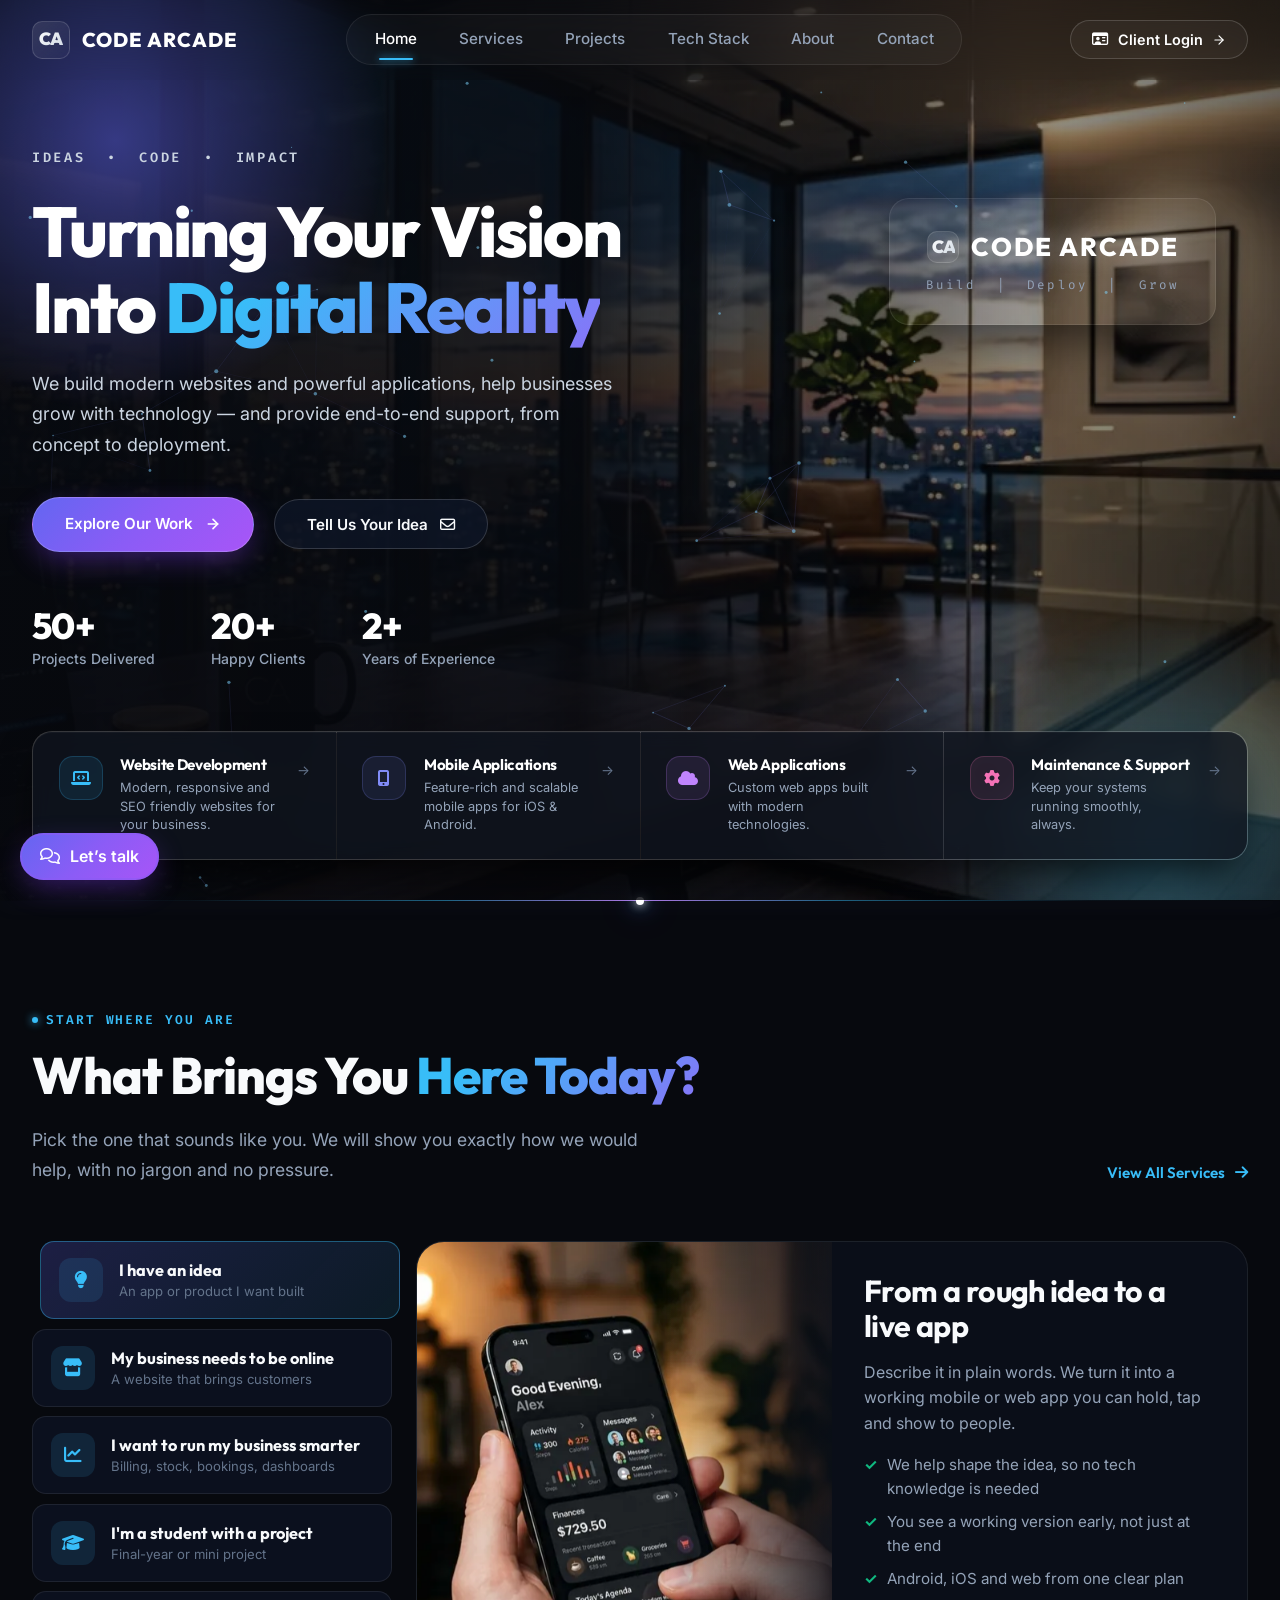
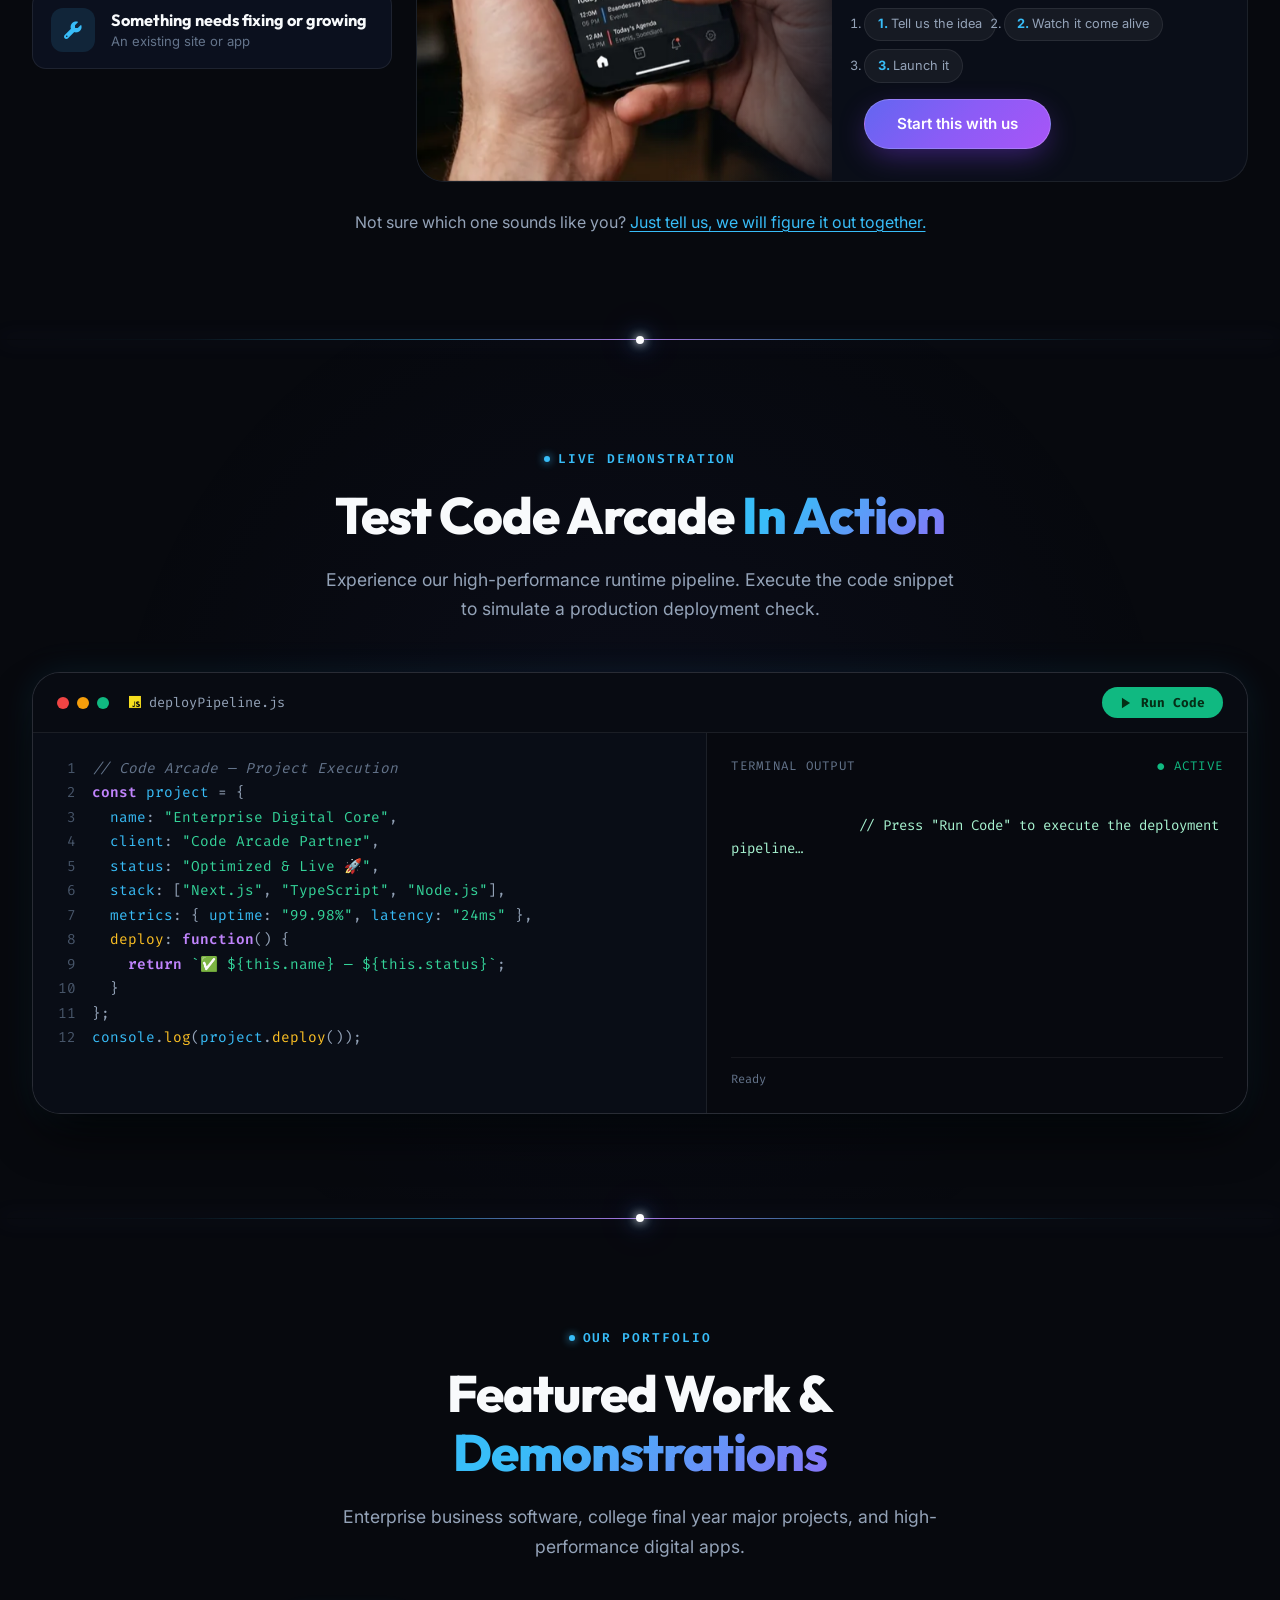
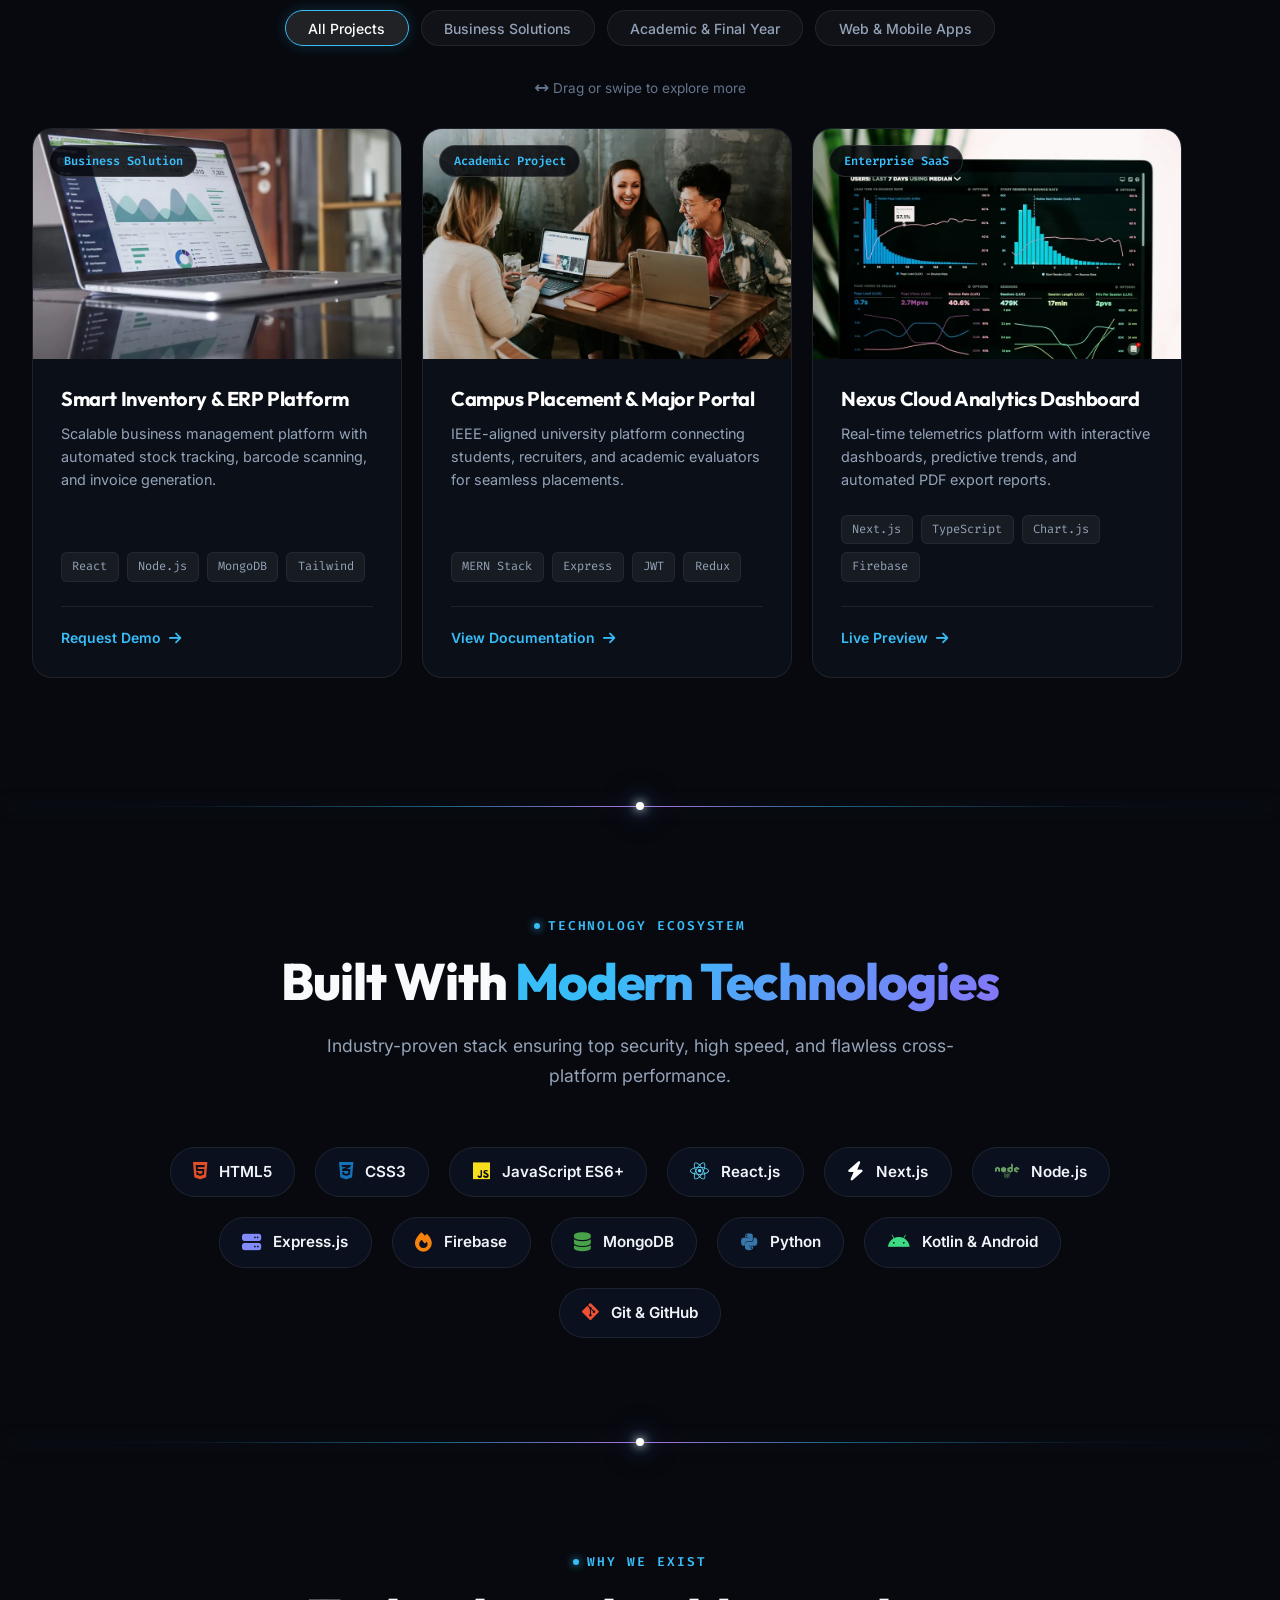
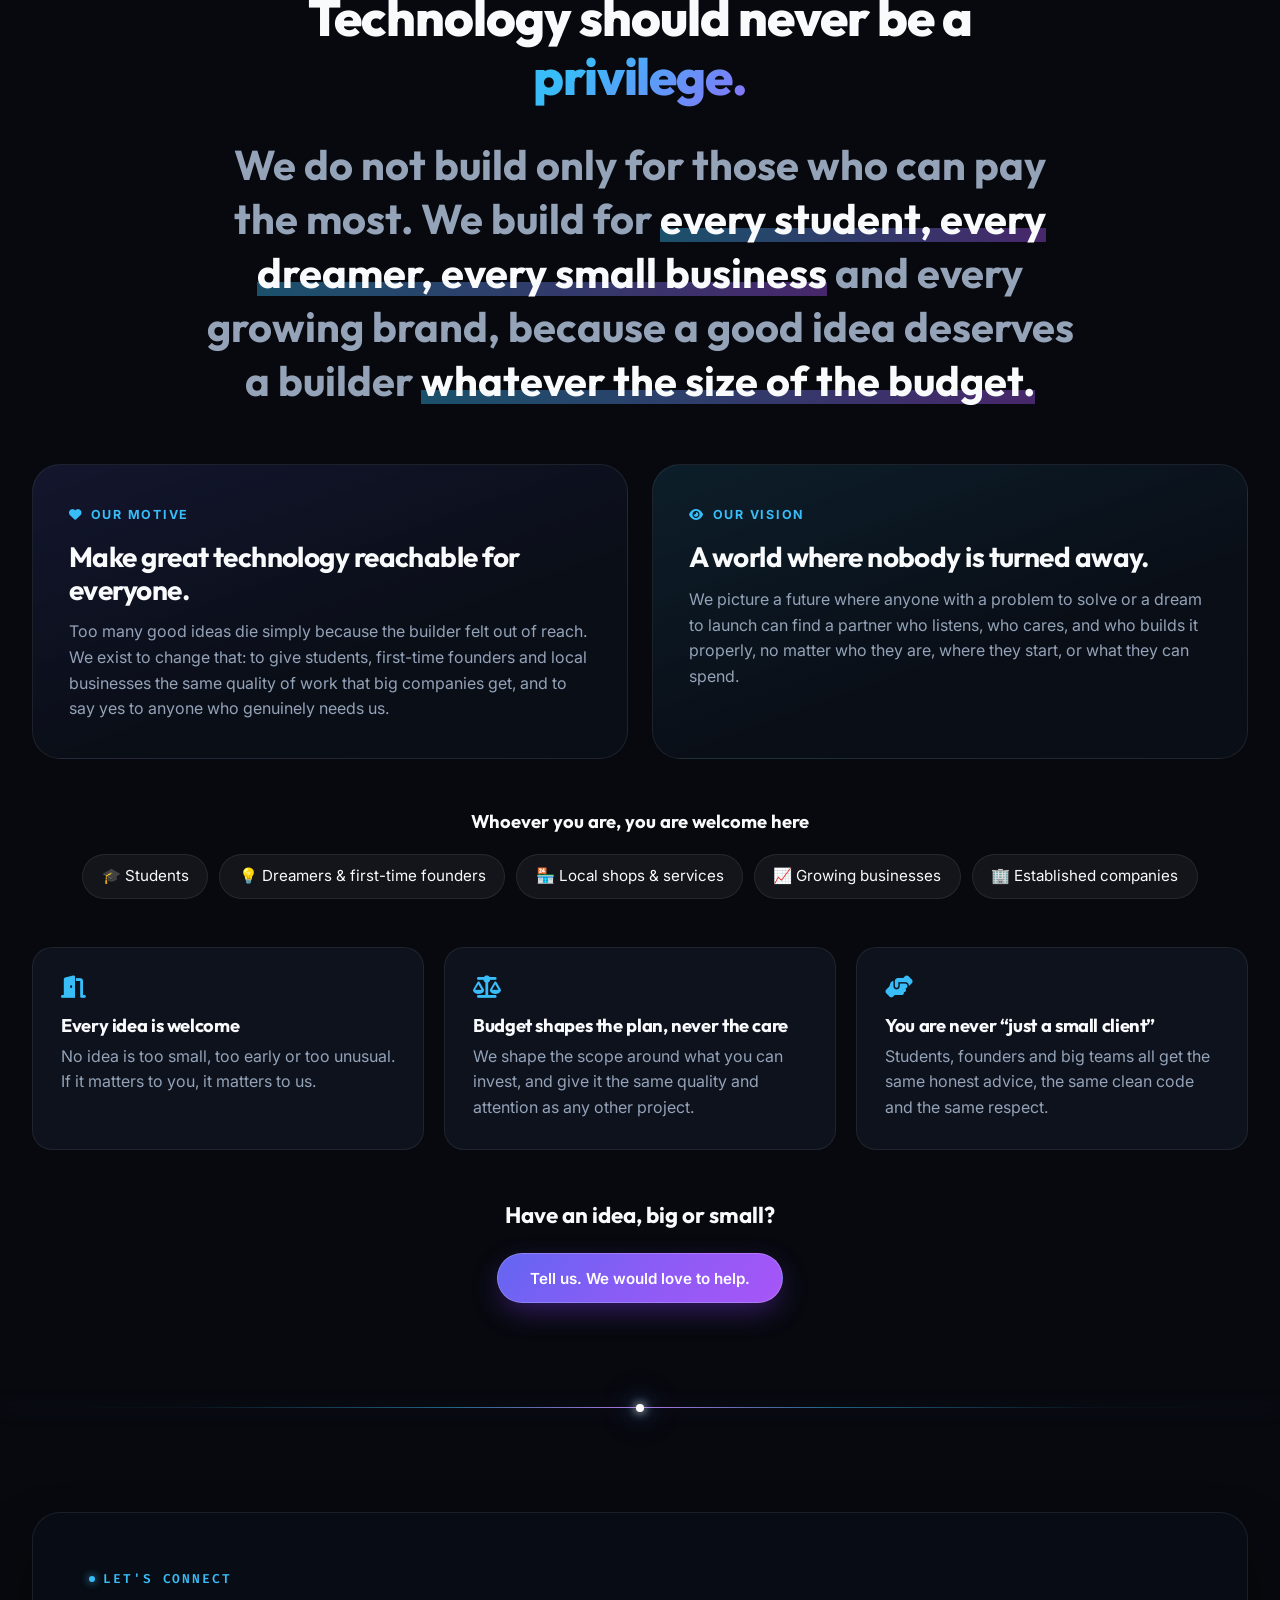
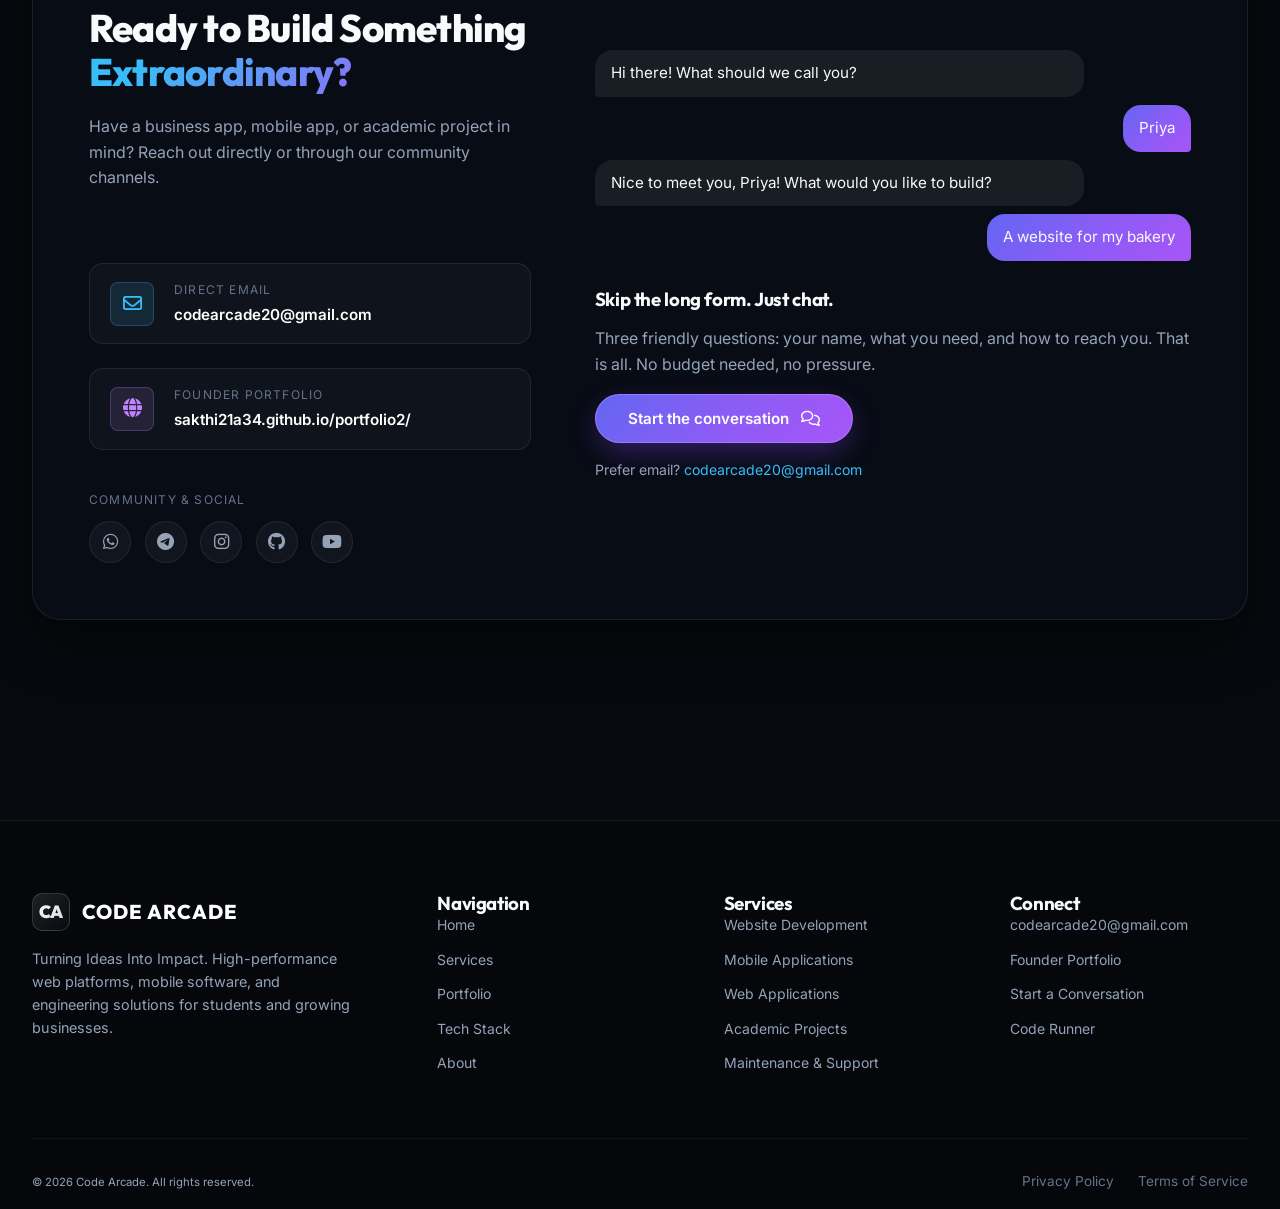
<file: index.html>
<!DOCTYPE html>
<html lang="en" dir="ltr">
<head>
  <meta charset="UTF-8" />
  <meta name="viewport" content="width=device-width, initial-scale=1.0" />

  <!-- ─── Primary SEO ─── -->
  <title>Code Arcade — Turning Your Vision Into Digital Reality</title>
  <meta name="description" content="Code Arcade builds modern websites, high-performance web applications, mobile apps, and academic engineering projects from concept to deployment. 50+ projects delivered." />
  <meta name="keywords" content="Code Arcade, Web Development, Mobile Applications, React, Node.js, Next.js, Firebase, Academic Projects, Tamil Nadu, Student Projects, Business Software" />
  <meta name="author" content="Code Arcade" />
  <meta name="robots" content="index, follow, max-image-preview:large, max-snippet:-1, max-video-preview:-1" />
  <link rel="canonical" href="https://codearcade20.vercel.app/" />

  <!-- ─── Open Graph / Facebook ─── -->
  <meta property="og:type" content="website" />
  <meta property="og:url" content="https://codearcade20.vercel.app/" />
  <meta property="og:title" content="Code Arcade — Turning Your Vision Into Digital Reality" />
  <meta property="og:description" content="We build modern websites, powerful applications, and academic engineering projects. 50+ projects delivered. Ideas • Code • Impact." />
  <meta property="og:image" content="https://codearcade20.vercel.app/assets/images/og-image.jpg" />
  <meta property="og:image:width" content="1200" />
  <meta property="og:image:height" content="630" />
  <meta property="og:image:alt" content="Code Arcade - Turning Your Vision Into Digital Reality" />
  <meta property="og:locale" content="en_IN" />
  <meta property="og:site_name" content="Code Arcade" />

  <!-- ─── Twitter Card ─── -->
  <meta name="twitter:card" content="summary_large_image" />
  <meta name="twitter:url" content="https://codearcade20.vercel.app/" />
  <meta name="twitter:title" content="Code Arcade — Turning Your Vision Into Digital Reality" />
  <meta name="twitter:description" content="We build modern websites, powerful applications, and academic projects. 50+ delivered. Contact: codearcade20@gmail.com" />
  <meta name="twitter:image" content="https://codearcade20.vercel.app/assets/images/og-image.jpg" />

  <!-- ─── PWA / Theme ─── -->
  <meta name="theme-color" content="#07090e" />
  <meta name="color-scheme" content="dark" />
  <meta name="format-detection" content="telephone=no" />
  <meta name="mobile-web-app-capable" content="yes" />
  <meta name="apple-mobile-web-app-capable" content="yes" />
  <meta name="apple-mobile-web-app-status-bar-style" content="black-translucent" />
  <meta name="apple-mobile-web-app-title" content="Code Arcade" />
  <link rel="manifest" href="manifest.json" />

  <!-- ─── Favicon (inline SVG → works everywhere without extra files) ─── -->
  <link rel="icon" type="image/svg+xml" href="data:image/svg+xml,<svg xmlns='http://www.w3.org/2000/svg' viewBox='0 0 100 100'><rect width='100' height='100' rx='20' fill='%2307090e'/><text x='50%' y='65%' font-family='sans-serif' font-weight='900' font-size='48' fill='%2338bdf8' text-anchor='middle'>CA</text></svg>" />
  <link rel="icon" type="image/png" sizes="32x32" href="assets/icons/favicon-32.png" />
  <link rel="apple-touch-icon" href="assets/icons/apple-touch-icon.png" />

  <!-- ─── JSON-LD Structured Data ─── -->
  <script type="application/ld+json">
  {
    "@context": "https://schema.org",
    "@graph": [
      {
        "@type": "Organization",
        "@id": "https://codearcade20.vercel.app/#org",
        "name": "Code Arcade",
        "url": "https://codearcade20.vercel.app/",
        "logo": {
          "@type": "ImageObject",
          "url": "https://codearcade20.vercel.app/assets/icons/icon-512.png"
        },
        "description": "Code Arcade builds modern websites, mobile applications, web applications, and academic engineering projects.",
        "email": "codearcade20@gmail.com",
        "sameAs": [
          "https://github.com/codearcade20",
          "https://instagram.com/codearcade",
          "https://youtube.com/@codearcade"
        ]
      },
      {
        "@type": "WebSite",
        "@id": "https://codearcade20.vercel.app/#website",
        "url": "https://codearcade20.vercel.app/",
        "name": "Code Arcade",
        "description": "Turning Your Vision Into Digital Reality",
        "publisher": { "@id": "https://codearcade20.vercel.app/#org" }
      },
      {
        "@type": "WebPage",
        "@id": "https://codearcade20.vercel.app/#webpage",
        "url": "https://codearcade20.vercel.app/",
        "name": "Code Arcade — Turning Your Vision Into Digital Reality",
        "isPartOf": { "@id": "https://codearcade20.vercel.app/#website" },
        "about": { "@id": "https://codearcade20.vercel.app/#org" },
        "description": "50+ projects delivered. Modern websites, mobile apps, and business applications."
      }
    ]
  }
  </script>

  <script src="js/boot.js"></script>

  <!-- ─── Resource Hints ─── -->
  <link rel="preload" as="image" href="assets/images/hero-bg.webp" type="image/webp" fetchpriority="high" />
  <link rel="dns-prefetch" href="//fonts.googleapis.com" />
  <link rel="dns-prefetch" href="//cdnjs.cloudflare.com" />
  <link rel="preconnect" href="https://fonts.googleapis.com" />
  <link rel="preconnect" href="https://fonts.gstatic.com" crossorigin />

  <!-- ─── Google Fonts (display=swap for zero render-block) ─── -->
  <link href="https://fonts.googleapis.com/css2?family=Fira+Code:wght@400;500;600&family=Inter:wght@300;400;500;600;700&family=Outfit:wght@400;500;600;700;800;900&display=swap" rel="stylesheet" />

  <!-- ─── FontAwesome 6 ─── -->
  <link rel="stylesheet" href="https://cdnjs.cloudflare.com/ajax/libs/font-awesome/6.5.1/css/all.min.css" integrity="sha512-DTOQO9RWCH3ppGqcWaEA1BIZOC6xxalwEsw9c2QQeAIftl+Vegovlnee1c9QX4TctnWMn13TZye+giMm8e2LwA==" crossorigin="anonymous" referrerpolicy="no-referrer" />

  <!-- ─── Stylesheets ─── -->
  <link rel="stylesheet" href="css/style.css" />
  <link rel="stylesheet" href="css/components.css" />
  <link rel="stylesheet" href="css/responsive.css" />
  <link rel="stylesheet" href="css/animations.css" />
  <link rel="stylesheet" href="css/experience.css" />
</head>

<body>
  <noscript><p style="padding:.75rem 1rem;text-align:center;background:#111726;color:#94a3b8;font-size:.85rem;">Some animations and forms need JavaScript. You can still reach us at codearcade20@gmail.com.</p></noscript>
  <!-- ══════════════════════════════════════════
       SKIP TO MAIN CONTENT (Accessibility)
  ══════════════════════════════════════════ -->
  <a class="skip-link" href="#main-content">Skip to main content</a>

  <!-- ══════════════════════════════════════════
       PRELOADER
  ══════════════════════════════════════════ -->
  <div id="preloader" role="progressbar" aria-label="Loading Code Arcade" aria-busy="true">
    <div class="preloader-logo" aria-hidden="true">
      <div class="brand-emblem" style="width:40px;height:40px;">
        <span>CA</span>
      </div>
      <span>CODE ARCADE</span>
    </div>
    <div class="preloader-bar-container" aria-hidden="true">
      <div class="preloader-bar"></div>
    </div>
  </div>

  <!-- ══════════════════════════════════════════
       SCROLL PROGRESS INDICATOR
  ══════════════════════════════════════════ -->
  <div class="scroll-progress-container" aria-hidden="true">
    <div class="scroll-progress-bar" id="scroll-progress-bar" role="none"></div>
  </div>

  <!-- ══════════════════════════════════════════
       AMBIENT GLOW (decorative, hidden from a11y tree)
  ══════════════════════════════════════════ -->
  <div class="ambient-glow-follower" id="ambient-glow-follower" aria-hidden="true"></div>

  <!-- ══════════════════════════════════════════
       NAVBAR
  ══════════════════════════════════════════ -->
  <header class="navbar" id="navbar" role="banner">
    <div class="container nav-container">

      <a href="#home" class="brand-logo" aria-label="Code Arcade — Return to homepage">
        <div class="brand-emblem" aria-hidden="true"><span>CA</span></div>
        <span>CODE ARCADE</span>
      </a>

      <nav class="nav-links" id="nav-links" aria-label="Primary navigation">
        <a href="#home" class="nav-link active" aria-current="true">Home</a>
        <a href="#services" class="nav-link" aria-current="false">Services</a>
        <a href="#projects" class="nav-link" aria-current="false">Projects</a>
        <a href="#tech" class="nav-link" aria-current="false">Tech Stack</a>
        <a href="#about" class="nav-link" aria-current="false">About</a>
        <a href="#contact" class="nav-link" aria-current="false">Contact</a>
      </nav>

      <div class="nav-actions">
        <button class="btn-login" id="btn-client-login" aria-label="Client login"
                aria-haspopup="dialog" aria-controls="login-modal">
          <i class="fa-regular fa-id-card" aria-hidden="true"></i>
          <span>Client Login</span>
          <svg class="arrow" width="14" height="14" viewBox="0 0 24 24" fill="none"
               stroke="currentColor" stroke-width="2" stroke-linecap="round"
               stroke-linejoin="round" aria-hidden="true">
            <line x1="5" y1="12" x2="19" y2="12"></line>
            <polyline points="12 5 19 12 12 19"></polyline>
          </svg>
        </button>

        <button class="mobile-toggle" id="mobile-toggle"
                aria-label="Open navigation menu"
                aria-expanded="false"
                aria-controls="nav-links">
          <i class="fa-solid fa-bars" aria-hidden="true"></i>
        </button>
      </div>
    </div>
  </header>

  <!-- ══════════════════════════════════════════
       MAIN CONTENT
  ══════════════════════════════════════════ -->
  <main id="main-content" tabindex="-1">

    <!-- ═══════════ HERO ═══════════ -->
    <section class="hero-section" id="home" aria-labelledby="hero-heading">
      <div class="hero-bg" aria-hidden="true"></div>
      <div class="hero-overlay" aria-hidden="true"></div>

      <!-- Glass Partition Brand (decorative) -->
      <div class="hero-glass-brand" aria-hidden="true">
        <div class="brand-logo-glow">
          <div class="brand-emblem" style="width:32px;height:32px;font-size:.9rem;">
            <span>CA</span>
          </div>
          <span>CODE ARCADE</span>
        </div>
        <div class="brand-subtext">Build &nbsp;|&nbsp; Deploy &nbsp;|&nbsp; Grow</div>
      </div>

      <div class="container" style="position:relative;z-index:3;">
        <div class="hero-content reveal-left is-revealed">
          <p class="hero-eyebrow" aria-label="Tagline">
            <span>IDEAS &nbsp;•&nbsp; CODE &nbsp;•&nbsp; IMPACT</span>
          </p>
          <h1 class="hero-title" id="hero-heading">
            Turning Your Vision Into
            <span class="gradient-reality">Digital Reality</span>
          </h1>
          <p class="hero-description">
            We build modern websites and powerful applications, help businesses grow
            with technology — and provide end-to-end support, from concept to deployment.
          </p>

          <div class="hero-buttons">
            <a href="#projects" class="btn-primary">
              <span>Explore Our Work</span>
              <svg width="16" height="16" viewBox="0 0 24 24" fill="none"
                   stroke="currentColor" stroke-width="2.5"
                   stroke-linecap="round" stroke-linejoin="round" aria-hidden="true">
                <line x1="5" y1="12" x2="19" y2="12"></line>
                <polyline points="12 5 19 12 12 19"></polyline>
              </svg>
            </a>
            <button class="btn-secondary" id="btn-get-quote" data-open-talk
                    aria-haspopup="dialog" aria-controls="quote-modal">
              <span>Tell Us Your Idea</span>
              <i class="fa-regular fa-envelope" aria-hidden="true"></i>
            </button>
          </div>

          <div class="hero-stats" aria-label="Key statistics">
            <div class="stat-item">
              <span class="stat-number" data-target="50" data-suffix="+" aria-label="50 plus projects delivered">50+</span>
              <span class="stat-label">Projects Delivered</span>
            </div>
            <div class="stat-item">
              <span class="stat-number" data-target="20" data-suffix="+" aria-label="20 plus happy clients">20+</span>
              <span class="stat-label">Happy Clients</span>
            </div>
            <div class="stat-item">
              <span class="stat-number" data-target="2" data-suffix="+" aria-label="2 plus years of experience">2+</span>
              <span class="stat-label">Years of Experience</span>
            </div>
          </div>
        </div>
      </div>

      <!-- Frosted Glass Service Dock -->
      <div class="container hero-dock-wrapper">
        <div class="hero-dock reveal is-revealed" role="list" aria-label="Core services">
          <a href="#services" class="dock-card" role="listitem">
            <div class="dock-icon-box" aria-hidden="true">
              <i class="fa-solid fa-laptop-code"></i>
            </div>
            <div class="dock-card-content">
              <h2 class="dock-card-title">Website Development</h2>
              <p class="dock-card-desc">Modern, responsive and SEO friendly websites for your business.</p>
            </div>
            <span class="dock-card-arrow" aria-hidden="true">→</span>
          </a>
          <a href="#services" class="dock-card" role="listitem">
            <div class="dock-icon-box" aria-hidden="true">
              <i class="fa-solid fa-mobile-screen-button"></i>
            </div>
            <div class="dock-card-content">
              <h2 class="dock-card-title">Mobile Applications</h2>
              <p class="dock-card-desc">Feature-rich and scalable mobile apps for iOS &amp; Android.</p>
            </div>
            <span class="dock-card-arrow" aria-hidden="true">→</span>
          </a>
          <a href="#services" class="dock-card" role="listitem">
            <div class="dock-icon-box" aria-hidden="true">
              <i class="fa-solid fa-cloud"></i>
            </div>
            <div class="dock-card-content">
              <h2 class="dock-card-title">Web Applications</h2>
              <p class="dock-card-desc">Custom web apps built with modern technologies.</p>
            </div>
            <span class="dock-card-arrow" aria-hidden="true">→</span>
          </a>
          <a href="#services" class="dock-card" role="listitem">
            <div class="dock-icon-box" aria-hidden="true">
              <i class="fa-solid fa-gear"></i>
            </div>
            <div class="dock-card-content">
              <h2 class="dock-card-title">Maintenance &amp; Support</h2>
              <p class="dock-card-desc">Keep your systems running smoothly, always.</p>
            </div>
            <span class="dock-card-arrow" aria-hidden="true">→</span>
          </a>
        </div>
      </div>
    </section>

    <div class="section-divider-beam" aria-hidden="true"></div>

    <!-- ═══════════ OUR SERVICES ═══════════ -->
    <section class="section" id="services" aria-labelledby="services-heading">
      <div class="container">
        <div class="services-section-header reveal">
          <div>
            <p class="section-tag">START WHERE YOU ARE</p>
            <h2 class="section-title" id="services-heading">
              What Brings You <span class="gradient-reality">Here Today?</span>
            </h2>
            <p class="section-subtitle">
              Pick the one that sounds like you. We will show you exactly how we would help, with no jargon and no pressure.
            </p>
          </div>
          <a href="#contact" class="view-all-link" aria-label="Contact us to view all services">
            <span>View All Services</span>
            <i class="fa-solid fa-arrow-right" aria-hidden="true"></i>
          </a>
        </div>

        <div class="explorer reveal" id="explorer">
          <div class="explorer-tabs" role="tablist" aria-label="Choose what describes you best">
            <button type="button" role="tab" class="ex-tab active" id="tab-0" aria-selected="true" aria-controls="path-panel" tabindex="0">
              <span class="ex-ico" aria-hidden="true"><i class="fa-solid fa-lightbulb"></i></span>
              <span class="ex-txt"><strong>I have an idea</strong><small>An app or product I want built</small></span>
            </button>
            <button type="button" role="tab" class="ex-tab" id="tab-1" aria-selected="false" aria-controls="path-panel" tabindex="-1">
              <span class="ex-ico" aria-hidden="true"><i class="fa-solid fa-store"></i></span>
              <span class="ex-txt"><strong>My business needs to be online</strong><small>A website that brings customers</small></span>
            </button>
            <button type="button" role="tab" class="ex-tab" id="tab-2" aria-selected="false" aria-controls="path-panel" tabindex="-1">
              <span class="ex-ico" aria-hidden="true"><i class="fa-solid fa-chart-line"></i></span>
              <span class="ex-txt"><strong>I want to run my business smarter</strong><small>Billing, stock, bookings, dashboards</small></span>
            </button>
            <button type="button" role="tab" class="ex-tab" id="tab-3" aria-selected="false" aria-controls="path-panel" tabindex="-1">
              <span class="ex-ico" aria-hidden="true"><i class="fa-solid fa-graduation-cap"></i></span>
              <span class="ex-txt"><strong>I'm a student with a project</strong><small>Final-year or mini project</small></span>
            </button>
            <button type="button" role="tab" class="ex-tab" id="tab-4" aria-selected="false" aria-controls="path-panel" tabindex="-1">
              <span class="ex-ico" aria-hidden="true"><i class="fa-solid fa-wrench"></i></span>
              <span class="ex-txt"><strong>Something needs fixing or growing</strong><small>An existing site or app</small></span>
            </button>
          </div>
          <div class="explorer-panel" id="path-panel" role="tabpanel" aria-live="polite" aria-labelledby="tab-0"></div>
        </div>
        <p class="explorer-note">Not sure which one sounds like you? <button type="button" class="link-btn" data-open-talk>Just tell us, we will figure it out together.</button></p>
      </div>
    </section>

    <div class="section-divider-beam" aria-hidden="true"></div>

    <!-- ═══════════ LIVE CODE PLAYGROUND ═══════════ -->
    <section class="section playground-section" id="playground" aria-labelledby="playground-heading">
      <div class="container">
        <div class="reveal" style="text-align:center;max-width:680px;margin:0 auto 3rem auto;">
          <p class="section-tag">LIVE DEMONSTRATION</p>
          <h2 class="section-title" id="playground-heading">
            Test Code Arcade <span class="gradient-reality">In Action</span>
          </h2>
          <p class="section-subtitle" style="margin:0 auto;">
            Experience our high-performance runtime pipeline. Execute the code snippet
            to simulate a production deployment check.
          </p>
        </div>

        <div class="editor-window reveal-zoom" role="region" aria-label="Interactive code editor">
          <div class="editor-header">
            <div class="editor-dots" aria-hidden="true">
              <span class="dot dot-red"></span>
              <span class="dot dot-yellow"></span>
              <span class="dot dot-green"></span>
              <span class="editor-title" style="margin-left:.75rem;">
                <i class="fa-brands fa-js" style="color:#f7df1e;" aria-hidden="true"></i>
                deployPipeline.js
              </span>
            </div>
            <div class="editor-actions">
              <button class="btn-run-code" id="btn-run-code" aria-label="Run the code snippet">
                <svg width="14" height="14" viewBox="0 0 24 24" fill="currentColor" aria-hidden="true">
                  <polygon points="5 3 19 12 5 21 5 3"></polygon>
                </svg>
                <span>Run Code</span>
              </button>
            </div>
          </div>

          <div class="editor-body">
            <div class="code-pane" aria-label="JavaScript code snippet" role="code">
              <div class="code-line"><span class="line-no" aria-hidden="true">1</span><span class="line-content"><span class="token-comment">// Code Arcade — Project Execution</span></span></div>
              <div class="code-line"><span class="line-no" aria-hidden="true">2</span><span class="line-content"><span class="token-keyword">const</span> <span class="token-var">project</span> <span class="token-punct">=</span> <span class="token-punct">{</span></span></div>
              <div class="code-line"><span class="line-no" aria-hidden="true">3</span><span class="line-content">&nbsp;&nbsp;<span class="token-var">name</span><span class="token-punct">:</span> <span class="token-string">"Enterprise Digital Core"</span><span class="token-punct">,</span></span></div>
              <div class="code-line"><span class="line-no" aria-hidden="true">4</span><span class="line-content">&nbsp;&nbsp;<span class="token-var">client</span><span class="token-punct">:</span> <span class="token-string">"Code Arcade Partner"</span><span class="token-punct">,</span></span></div>
              <div class="code-line"><span class="line-no" aria-hidden="true">5</span><span class="line-content">&nbsp;&nbsp;<span class="token-var">status</span><span class="token-punct">:</span> <span class="token-string">"Optimized &amp; Live 🚀"</span><span class="token-punct">,</span></span></div>
              <div class="code-line"><span class="line-no" aria-hidden="true">6</span><span class="line-content">&nbsp;&nbsp;<span class="token-var">stack</span><span class="token-punct">:</span> <span class="token-punct">[</span><span class="token-string">"Next.js"</span><span class="token-punct">,</span> <span class="token-string">"TypeScript"</span><span class="token-punct">,</span> <span class="token-string">"Node.js"</span><span class="token-punct">]</span><span class="token-punct">,</span></span></div>
              <div class="code-line"><span class="line-no" aria-hidden="true">7</span><span class="line-content">&nbsp;&nbsp;<span class="token-var">metrics</span><span class="token-punct">:</span> <span class="token-punct">{</span> <span class="token-var">uptime</span><span class="token-punct">:</span> <span class="token-string">"99.98%"</span><span class="token-punct">,</span> <span class="token-var">latency</span><span class="token-punct">:</span> <span class="token-string">"24ms"</span> <span class="token-punct">}</span><span class="token-punct">,</span></span></div>
              <div class="code-line"><span class="line-no" aria-hidden="true">8</span><span class="line-content">&nbsp;&nbsp;<span class="token-function">deploy</span><span class="token-punct">:</span> <span class="token-keyword">function</span><span class="token-punct">()</span> <span class="token-punct">{</span></span></div>
              <div class="code-line"><span class="line-no" aria-hidden="true">9</span><span class="line-content">&nbsp;&nbsp;&nbsp;&nbsp;<span class="token-keyword">return</span> <span class="token-string">`✅ ${this.name} — ${this.status}`</span><span class="token-punct">;</span></span></div>
              <div class="code-line"><span class="line-no" aria-hidden="true">10</span><span class="line-content">&nbsp;&nbsp;<span class="token-punct">}</span></span></div>
              <div class="code-line"><span class="line-no" aria-hidden="true">11</span><span class="line-content"><span class="token-punct">}</span><span class="token-punct">;</span></span></div>
              <div class="code-line"><span class="line-no" aria-hidden="true">12</span><span class="line-content"><span class="token-var">console</span><span class="token-punct">.</span><span class="token-function">log</span><span class="token-punct">(</span><span class="token-var">project</span><span class="token-punct">.</span><span class="token-function">deploy</span><span class="token-punct">())</span><span class="token-punct">;</span></span></div>
            </div>

            <div class="console-pane">
              <div class="console-title">
                <span>Terminal Output</span>
                <span style="color:#10b981;" aria-label="Terminal active">● Active</span>
              </div>
              <div class="console-output" id="console-output"
                   aria-live="polite" aria-label="Terminal output">
                // Press "Run Code" to execute the deployment pipeline…
              </div>
              <div class="console-status" id="console-status" aria-live="polite">Ready</div>
            </div>
          </div>
        </div>
      </div>
    </section>

    <div class="section-divider-beam" aria-hidden="true"></div>

    <!-- ═══════════ PROJECTS ═══════════ -->
    <section class="section" id="projects" aria-labelledby="projects-heading">
      <div class="container">
        <div class="projects-header reveal">
          <p class="section-tag">OUR PORTFOLIO</p>
          <h2 class="section-title" id="projects-heading">
            Featured Work &amp; <span class="gradient-reality">Demonstrations</span>
          </h2>
          <p class="section-subtitle" style="margin:0 auto;">
            Enterprise business software, college final year major projects, and
            high-performance digital apps.
          </p>
        </div>

        <div class="projects-filter-bar reveal" role="group" aria-label="Filter projects by category">
          <button class="filter-btn active" data-filter="all" aria-pressed="true">All Projects</button>
          <button class="filter-btn" data-filter="business" aria-pressed="false">Business Solutions</button>
          <button class="filter-btn" data-filter="academic" aria-pressed="false">Academic &amp; Final Year</button>
          <button class="filter-btn" data-filter="mobile" aria-pressed="false">Web &amp; Mobile Apps</button>
        </div>

        <p class="rail-hint"><i class="fa-solid fa-arrows-left-right" aria-hidden="true"></i> Drag or swipe to explore more</p>
        <div class="projects-grid" tabindex="0" aria-label="Featured projects, scrollable">
          <article class="project-card reveal stagger-1" data-category="business mobile">
            <div class="project-media">
              <img decoding="async" src="assets/images/project-business.webp"
                   alt="Smart inventory dashboard on a laptop screen"
                   width="600" height="375" loading="lazy" />
              <span class="project-badge">Business Solution</span>
            </div>
            <div class="project-body">
              <h3 class="project-title">Smart Inventory &amp; ERP Platform</h3>
              <p class="project-desc">Scalable business management platform with automated stock tracking, barcode scanning, and invoice generation.</p>
              <ul class="project-tags" aria-label="Technologies used">
                <li class="tech-tag">React</li>
                <li class="tech-tag">Node.js</li>
                <li class="tech-tag">MongoDB</li>
                <li class="tech-tag">Tailwind</li>
              </ul>
              <div class="project-links">
                <a href="#contact" class="project-demo-link">
                  Request Demo <i class="fa-solid fa-arrow-right" aria-hidden="true"></i>
                </a>
              </div>
            </div>
          </article>

          <article class="project-card reveal stagger-2" data-category="academic">
            <div class="project-media">
              <img decoding="async" src="assets/images/project-academic.webp"
                   alt="Students collaborating around laptops in a modern campus setting"
                   width="600" height="375" loading="lazy" />
              <span class="project-badge">Academic Project</span>
            </div>
            <div class="project-body">
              <h3 class="project-title">Campus Placement &amp; Major Portal</h3>
              <p class="project-desc">IEEE-aligned university platform connecting students, recruiters, and academic evaluators for seamless placements.</p>
              <ul class="project-tags" aria-label="Technologies used">
                <li class="tech-tag">MERN Stack</li>
                <li class="tech-tag">Express</li>
                <li class="tech-tag">JWT</li>
                <li class="tech-tag">Redux</li>
              </ul>
              <div class="project-links">
                <a href="#contact" class="project-demo-link">
                  View Documentation <i class="fa-solid fa-arrow-right" aria-hidden="true"></i>
                </a>
              </div>
            </div>
          </article>

          <article class="project-card reveal stagger-3" data-category="business">
            <div class="project-media">
              <img decoding="async" src="assets/images/project-analytics.webp"
                   alt="Analytics dashboard showing data charts and metrics"
                   width="600" height="375" loading="lazy" />
              <span class="project-badge">Enterprise SaaS</span>
            </div>
            <div class="project-body">
              <h3 class="project-title">Nexus Cloud Analytics Dashboard</h3>
              <p class="project-desc">Real-time telemetrics platform with interactive dashboards, predictive trends, and automated PDF export reports.</p>
              <ul class="project-tags" aria-label="Technologies used">
                <li class="tech-tag">Next.js</li>
                <li class="tech-tag">TypeScript</li>
                <li class="tech-tag">Chart.js</li>
                <li class="tech-tag">Firebase</li>
              </ul>
              <div class="project-links">
                <a href="#contact" class="project-demo-link">
                  Live Preview <i class="fa-solid fa-arrow-right" aria-hidden="true"></i>
                </a>
              </div>
            </div>
          </article>

          <article class="project-card reveal stagger-1" data-category="mobile">
            <div class="project-media">
              <img decoding="async" src="assets/images/service-mobile.webp"
                   alt="Food delivery mobile application on a smartphone"
                   width="600" height="375" loading="lazy" />
              <span class="project-badge">Mobile Application</span>
            </div>
            <div class="project-body">
              <h3 class="project-title">SwiftFood Delivery &amp; Courier App</h3>
              <p class="project-desc">Native-feel mobile application with live GPS tracking, multi-vendor cart management, and seamless payment integration.</p>
              <ul class="project-tags" aria-label="Technologies used">
                <li class="tech-tag">React Native</li>
                <li class="tech-tag">Firebase</li>
                <li class="tech-tag">Google Maps</li>
              </ul>
              <div class="project-links">
                <a href="#contact" class="project-demo-link">
                  Case Study <i class="fa-solid fa-arrow-right" aria-hidden="true"></i>
                </a>
              </div>
            </div>
          </article>

          <article class="project-card reveal stagger-2" data-category="academic">
            <div class="project-media">
              <img decoding="async" src="assets/images/service-web-dev.webp"
                   alt="A code editor screen showing machine learning Python code"
                   width="600" height="375" loading="lazy" />
              <span class="project-badge">AI / Academic</span>
            </div>
            <div class="project-body">
              <h3 class="project-title">AI-Powered Resume Evaluator</h3>
              <p class="project-desc">NLP engine matching student resumes against job descriptions with similarity scoring and instant feedback reports.</p>
              <ul class="project-tags" aria-label="Technologies used">
                <li class="tech-tag">Python</li>
                <li class="tech-tag">Flask</li>
                <li class="tech-tag">React</li>
                <li class="tech-tag">NLP</li>
              </ul>
              <div class="project-links">
                <a href="#contact" class="project-demo-link">
                  Source &amp; Demo <i class="fa-solid fa-arrow-right" aria-hidden="true"></i>
                </a>
              </div>
            </div>
          </article>

          <article class="project-card reveal stagger-3" data-category="business mobile">
            <div class="project-media">
              <img decoding="async" src="assets/images/service-web-app.webp"
                   alt="Financial dashboard with real-time market data charts"
                   width="600" height="375" loading="lazy" />
              <span class="project-badge">Web Application</span>
            </div>
            <div class="project-body">
              <h3 class="project-title">FinPulse Financial Portfolio</h3>
              <p class="project-desc">High-frequency market analysis dashboard with live WebSocket feeds, portfolio risk profiling, and trade alerts.</p>
              <ul class="project-tags" aria-label="Technologies used">
                <li class="tech-tag">JavaScript</li>
                <li class="tech-tag">WebSockets</li>
                <li class="tech-tag">CSS Grid</li>
              </ul>
              <div class="project-links">
                <a href="#contact" class="project-demo-link">
                  Live Preview <i class="fa-solid fa-arrow-right" aria-hidden="true"></i>
                </a>
              </div>
            </div>
          </article>
        </div>
      </div>
    </section>

    <div class="section-divider-beam" aria-hidden="true"></div>

    <!-- ═══════════ TECH STACK ═══════════ -->
    <section class="section tech-section" id="tech" aria-labelledby="tech-heading">
      <div class="container">
        <div class="reveal" style="text-align:center;">
          <p class="section-tag">TECHNOLOGY ECOSYSTEM</p>
          <h2 class="section-title" id="tech-heading">
            Built With <span class="gradient-reality">Modern Technologies</span>
          </h2>
          <p class="section-subtitle" style="margin:0 auto;">
            Industry-proven stack ensuring top security, high speed, and flawless cross-platform performance.
          </p>
        </div>

        <ul class="tech-grid reveal" aria-label="Technologies we use">
          <li class="tech-pill"><i class="fa-brands fa-html5" style="color:#e34f26;" aria-hidden="true"></i><span>HTML5</span></li>
          <li class="tech-pill"><i class="fa-brands fa-css3-alt" style="color:#1572b6;" aria-hidden="true"></i><span>CSS3</span></li>
          <li class="tech-pill"><i class="fa-brands fa-js" style="color:#f7df1e;" aria-hidden="true"></i><span>JavaScript ES6+</span></li>
          <li class="tech-pill"><i class="fa-brands fa-react" style="color:#61dafb;" aria-hidden="true"></i><span>React.js</span></li>
          <li class="tech-pill"><i class="fa-solid fa-bolt" style="color:#fff;" aria-hidden="true"></i><span>Next.js</span></li>
          <li class="tech-pill"><i class="fa-brands fa-node" style="color:#68a063;" aria-hidden="true"></i><span>Node.js</span></li>
          <li class="tech-pill"><i class="fa-solid fa-server" style="color:#818cf8;" aria-hidden="true"></i><span>Express.js</span></li>
          <li class="tech-pill"><i class="fa-solid fa-fire" style="color:#f5820d;" aria-hidden="true"></i><span>Firebase</span></li>
          <li class="tech-pill"><i class="fa-solid fa-database" style="color:#47a248;" aria-hidden="true"></i><span>MongoDB</span></li>
          <li class="tech-pill"><i class="fa-brands fa-python" style="color:#3776ab;" aria-hidden="true"></i><span>Python</span></li>
          <li class="tech-pill"><i class="fa-brands fa-android" style="color:#3ddc84;" aria-hidden="true"></i><span>Kotlin &amp; Android</span></li>
          <li class="tech-pill"><i class="fa-brands fa-git-alt" style="color:#f05032;" aria-hidden="true"></i><span>Git &amp; GitHub</span></li>
        </ul>
      </div>
    </section>

    <div class="section-divider-beam" aria-hidden="true"></div>

    <!-- ═══════════ WHY CHOOSE US ═══════════ -->
    <section class="section purpose-section" id="about" aria-labelledby="about-heading">
      <div class="container">
        <div class="reveal" style="text-align:center;max-width:780px;margin:0 auto 2rem auto;">
          <p class="section-tag">WHY WE EXIST</p>
          <h2 class="section-title" id="about-heading">Technology should never be a <span class="gradient-reality">privilege.</span></h2>
        </div>

        <p class="purpose-manifesto reveal">
          We do not build only for those who can pay the most. We build for
          <span class="lit">every student, every dreamer, every small business</span>
          and every growing brand, because a good idea deserves a builder
          <span class="lit">whatever the size of the budget.</span>
        </p>

        <div class="mv-grid">
          <article class="mv-card reveal-left">
            <span class="mv-label"><i class="fa-solid fa-heart" aria-hidden="true"></i> Our Motive</span>
            <h3>Make great technology reachable for everyone.</h3>
            <p>Too many good ideas die simply because the builder felt out of reach. We exist to change that: to give students, first-time founders and local businesses the same quality of work that big companies get, and to say yes to anyone who genuinely needs us.</p>
          </article>
          <article class="mv-card reveal-right">
            <span class="mv-label"><i class="fa-solid fa-eye" aria-hidden="true"></i> Our Vision</span>
            <h3>A world where nobody is turned away.</h3>
            <p>We picture a future where anyone with a problem to solve or a dream to launch can find a partner who listens, who cares, and who builds it properly, no matter who they are, where they start, or what they can spend.</p>
          </article>
        </div>

        <div class="who-block reveal">
          <p class="who-title">Whoever you are, you are welcome here</p>
          <ul class="who-row" aria-label="Who we build for">
            <li>&#127891; Students</li><li>&#128161; Dreamers &amp; first-time founders</li><li>&#127978; Local shops &amp; services</li>
            <li>&#128200; Growing businesses</li><li>&#127970; Established companies</li>
          </ul>
        </div>

        <div class="principles">
          <article class="principle reveal stagger-1"><i class="fa-solid fa-door-open" aria-hidden="true"></i><h3>Every idea is welcome</h3><p>No idea is too small, too early or too unusual. If it matters to you, it matters to us.</p></article>
          <article class="principle reveal stagger-2"><i class="fa-solid fa-scale-balanced" aria-hidden="true"></i><h3>Budget shapes the plan, never the care</h3><p>We shape the scope around what you can invest, and give it the same quality and attention as any other project.</p></article>
          <article class="principle reveal stagger-3"><i class="fa-solid fa-handshake-angle" aria-hidden="true"></i><h3>You are never &ldquo;just a small client&rdquo;</h3><p>Students, founders and big teams all get the same honest advice, the same clean code and the same respect.</p></article>
        </div>

        <div class="purpose-cta reveal">
          <p>Have an idea, big or small?</p>
          <button type="button" class="btn-primary" data-open-talk><span>Tell us. We would love to help.</span></button>
        </div>
      </div>
    </section>

    <div class="section-divider-beam" aria-hidden="true"></div>

    <!-- ═══════════ CONTACT ═══════════ -->
    <section class="section" id="contact" aria-labelledby="contact-heading">
      <div class="container">
        <div class="contact-wrapper reveal">
          <!-- Left Info Column -->
          <div class="contact-info-col reveal-left">
            <p class="section-tag">LET'S CONNECT</p>
            <h2 class="section-title" id="contact-heading" style="font-size:2.4rem;">
              Ready to Build Something <span class="gradient-reality">Extraordinary?</span>
            </h2>
            <p style="margin-bottom:2rem;">
              Have a business app, mobile app, or academic project in mind? Reach out
              directly or through our community channels.
            </p>

            <address class="contact-info-list" style="font-style:normal;">
              <a href="mailto:codearcade20@gmail.com" class="contact-info-item">
                <div class="contact-icon-box" aria-hidden="true">
                  <i class="fa-regular fa-envelope"></i>
                </div>
                <div>
                  <p class="contact-info-label">Direct Email</p>
                  <p class="contact-info-val">codearcade20@gmail.com</p>
                </div>
              </a>
              <a href="https://sakthi21a34.github.io/portfolio2/" target="_blank"
                 rel="noopener noreferrer" class="contact-info-item">
                <div class="contact-icon-box" style="background:rgba(192,132,252,.12);border-color:rgba(192,132,252,.25);color:#c084fc;" aria-hidden="true">
                  <i class="fa-solid fa-globe"></i>
                </div>
                <div>
                  <p class="contact-info-label">Founder Portfolio</p>
                  <p class="contact-info-val">sakthi21a34.github.io/portfolio2/</p>
                </div>
              </a>
            </address>

            <nav aria-label="Social media links">
              <p class="contact-info-label" style="margin-bottom:.75rem;">Community &amp; Social</p>
              <div class="social-links-bar">
                <a href="https://chat.whatsapp.com/" target="_blank" rel="noopener noreferrer"
                   class="social-circle-btn" aria-label="Join WhatsApp Community">
                  <i class="fa-brands fa-whatsapp" aria-hidden="true"></i>
                </a>
                <a href="https://t.me/codearcade" target="_blank" rel="noopener noreferrer"
                   class="social-circle-btn" aria-label="Telegram Channel">
                  <i class="fa-brands fa-telegram" aria-hidden="true"></i>
                </a>
                <a href="https://instagram.com/codearcade" target="_blank" rel="noopener noreferrer"
                   class="social-circle-btn" aria-label="Instagram">
                  <i class="fa-brands fa-instagram" aria-hidden="true"></i>
                </a>
                <a href="https://github.com/codearcade20" target="_blank" rel="noopener noreferrer"
                   class="social-circle-btn" aria-label="GitHub">
                  <i class="fa-brands fa-github" aria-hidden="true"></i>
                </a>
                <a href="https://youtube.com/@codearcade" target="_blank" rel="noopener noreferrer"
                   class="social-circle-btn" aria-label="YouTube">
                  <i class="fa-brands fa-youtube" aria-hidden="true"></i>
                </a>
              </div>
            </nav>
          </div>

          <!-- Conversation card -->
          <div class="reveal-right talk-cta">
            <div class="talk-cta-card">
              <div class="chat-preview" aria-hidden="true">
                <span>Hi there! What should we call you?</span><span class="me">Priya</span>
                <span>Nice to meet you, Priya! What would you like to build?</span><span class="me">A website for my bakery</span>
              </div>
              <h3>Skip the long form. Just chat.</h3>
              <p>Three friendly questions: your name, what you need, and how to reach you. That is all. No budget needed, no pressure.</p>
              <button type="button" class="btn-primary" data-open-talk><span>Start the conversation</span><i class="fa-regular fa-comments" aria-hidden="true"></i></button>
              <p class="small">Prefer email? <a href="mailto:codearcade20@gmail.com" style="color:var(--cyan)">codearcade20@gmail.com</a></p>
            </div>
          </div>
        </div>
      </div>
    </section>

  </main><!-- /main -->

  <!-- ══════════════════════════════════════════
       FOOTER
  ══════════════════════════════════════════ -->
  <footer class="footer" role="contentinfo">
    <div class="container">
      <div class="footer-top">
        <div class="footer-brand">
          <a href="#home" class="brand-logo" aria-label="Code Arcade Home">
            <div class="brand-emblem" aria-hidden="true"><span>CA</span></div>
            <span>CODE ARCADE</span>
          </a>
          <p>Turning Ideas Into Impact. High-performance web platforms, mobile software, and engineering solutions for students and growing businesses.</p>
        </div>
        <nav class="footer-col" aria-label="Footer navigation">
          <h3>Navigation</h3>
          <div class="footer-links">
            <a href="#home">Home</a>
            <a href="#services">Services</a>
            <a href="#projects">Portfolio</a>
            <a href="#tech">Tech Stack</a>
            <a href="#about">About</a>
          </div>
        </nav>
        <nav class="footer-col" aria-label="Footer services">
          <h3>Services</h3>
          <div class="footer-links">
            <a href="#services">Website Development</a>
            <a href="#services">Mobile Applications</a>
            <a href="#services">Web Applications</a>
            <a href="#services">Academic Projects</a>
            <a href="#services">Maintenance &amp; Support</a>
          </div>
        </nav>
        <address class="footer-col" style="font-style:normal;" aria-label="Footer contact">
          <h3>Connect</h3>
          <div class="footer-links">
            <a href="mailto:codearcade20@gmail.com">codearcade20@gmail.com</a>
            <a href="https://sakthi21a34.github.io/portfolio2/" target="_blank" rel="noopener noreferrer">Founder Portfolio</a>
            <a href="#contact">Start a Conversation</a>
            <a href="#playground">Code Runner</a>
          </div>
        </address>
      </div>

      <div class="footer-bottom">
        <p><small>&copy; <span id="footer-year">2025</span> Code Arcade. All rights reserved.</small></p>
        <div style="display:flex;gap:1.5rem;">
          <a href="privacy.html" style="color:var(--text-muted);">Privacy Policy</a>
          <a href="terms.html" style="color:var(--text-muted);">Terms of Service</a>
        </div>
      </div>
    </div>
  </footer>

  <!-- ══════════════════════════════════════════
       SCROLL TO TOP
  ══════════════════════════════════════════ -->
  <button id="scroll-to-top" aria-label="Scroll back to top" aria-hidden="true">
    <i class="fa-solid fa-arrow-up" aria-hidden="true"></i>
  </button>

  <!-- ══════════════════════════════════════════
       CLIENT LOGIN MODAL
  ══════════════════════════════════════════ -->
  <div class="modal-overlay" id="login-modal" role="dialog"
       aria-modal="true" aria-labelledby="login-modal-title" aria-hidden="true">
    <div class="modal-card">
      <button class="modal-close-btn" id="close-login-modal" aria-label="Close login dialog">
        <i class="fa-solid fa-xmark" aria-hidden="true"></i>
      </button>
      <div class="modal-header">
        <div class="brand-emblem" style="margin:0 auto 1rem auto;width:44px;height:44px;" aria-hidden="true">
          <span>CA</span>
        </div>
        <h2 id="login-modal-title">Client Portal</h2>
        <p>Enter your email and we&rsquo;ll send a secure link to your project dashboard.</p>
      </div>

      <form id="client-login-form" novalidate>
        <div class="form-group" style="margin-bottom:1.5rem;">
          <label class="form-label" for="login-email">Client Email</label>
          <input class="form-input" type="email" id="login-email" name="email"
                 placeholder="client@company.com" autocomplete="email"
                 data-label="Email" required />
        </div>
        <button type="submit" class="btn-submit">
          <span>Email Me Access Link</span>
          <i class="fa-solid fa-paper-plane" aria-hidden="true"></i>
        </button>
      </form>
    </div>
  </div>

  <!-- ══════════════════════════════════════════
       GET A QUOTE MODAL
  ══════════════════════════════════════════ -->
  <div class="modal-overlay" id="quote-modal" role="dialog" aria-modal="true" aria-labelledby="talk-q" aria-hidden="true">
    <div class="modal-card talk-card">
      <div class="talk-progress" aria-hidden="true"><i id="talk-bar"></i></div>
      <button class="modal-close-btn" id="close-quote-modal" aria-label="Close conversation">
        <i class="fa-solid fa-xmark" aria-hidden="true"></i>
      </button>
      <div class="talk-stage" id="talk-stage" aria-live="polite"></div>
      <p class="talk-foot">No budget needed &middot; No spam &middot; A friendly reply within 24 hours</p>
    </div>
  </div>

  <button type="button" class="talk-fab" id="talk-fab" data-open-talk aria-haspopup="dialog" aria-controls="quote-modal">
    <i class="fa-regular fa-comments" aria-hidden="true"></i><span>Let&rsquo;s talk</span>
  </button>

  <!-- ══════════════════════════════════════════
       SCRIPTS
  ══════════════════════════════════════════ -->
  <script src="js/config.js"></script>
  <script src="js/main.js" defer></script>
  <script src="js/enhance.js" defer></script>
  <script src="js/experience.js" defer></script>
  <script src="js/playground.js" defer></script>
</body>
</html>
</file>
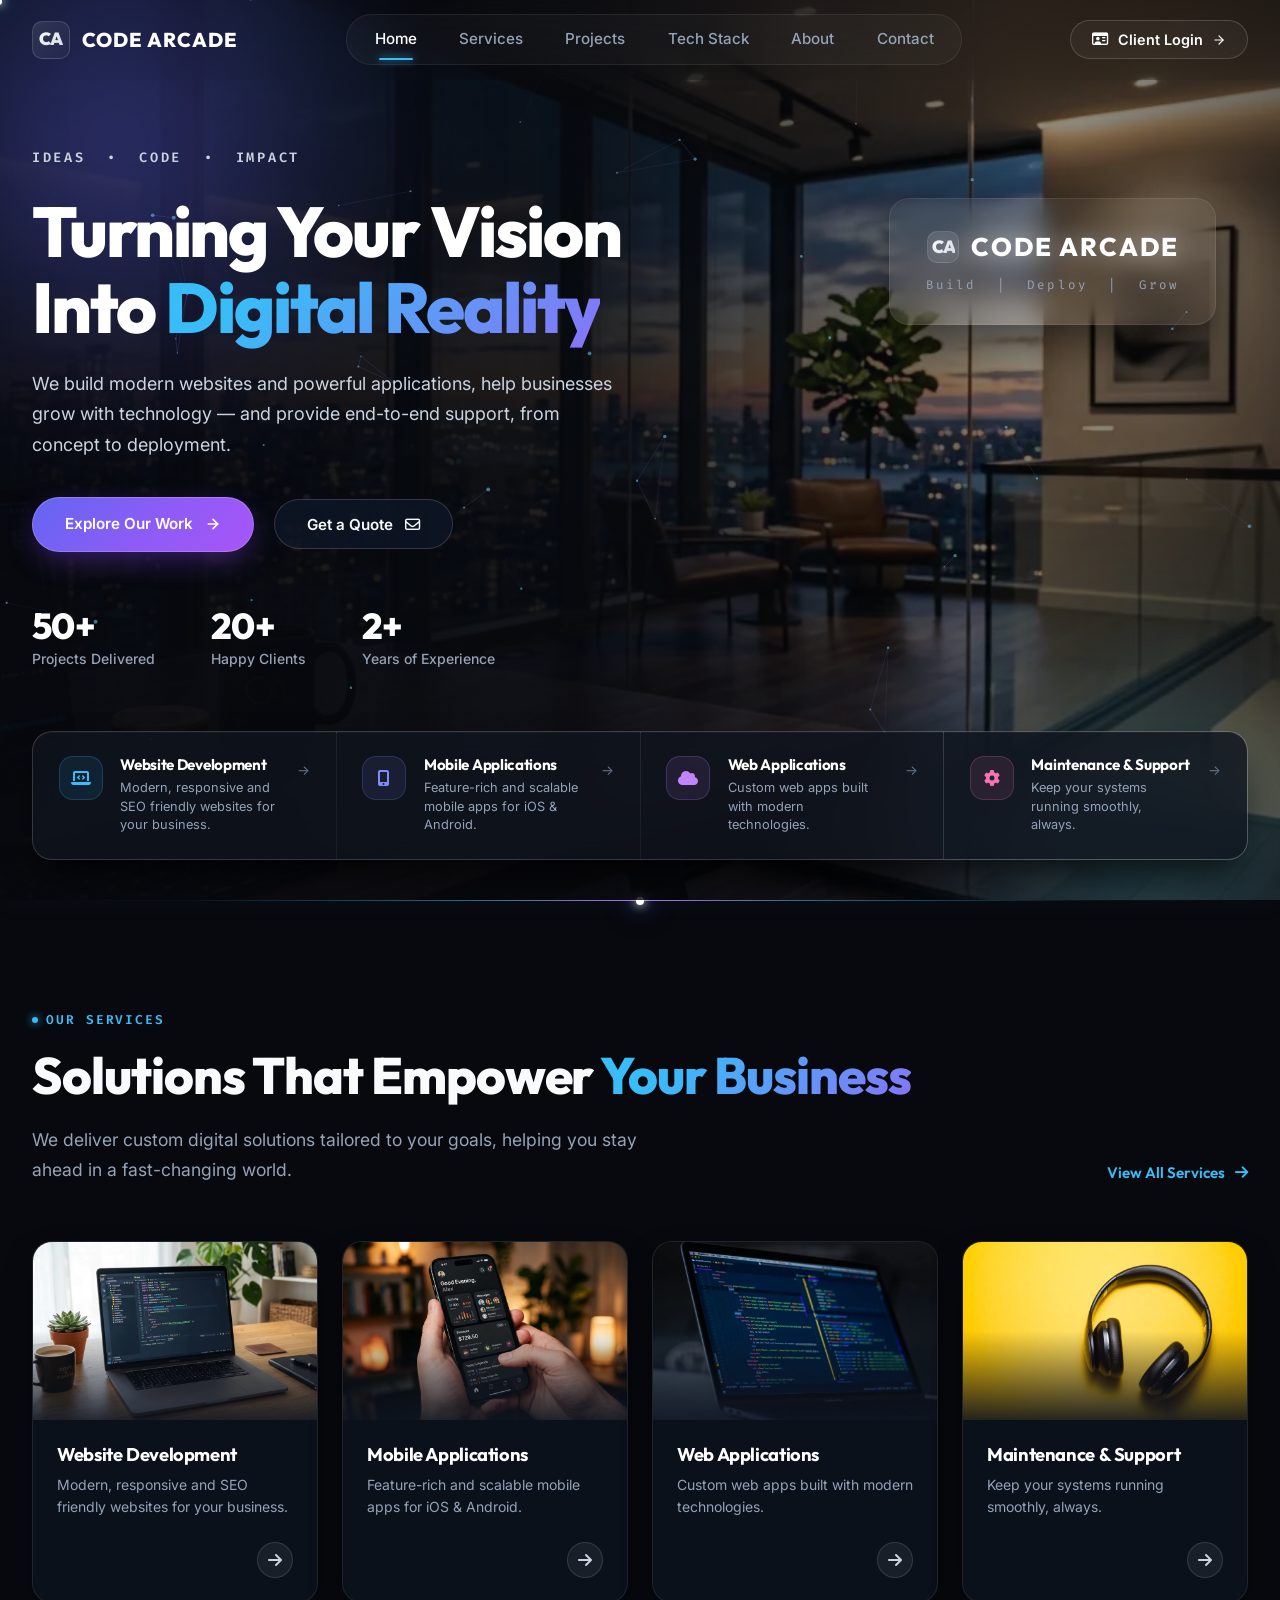
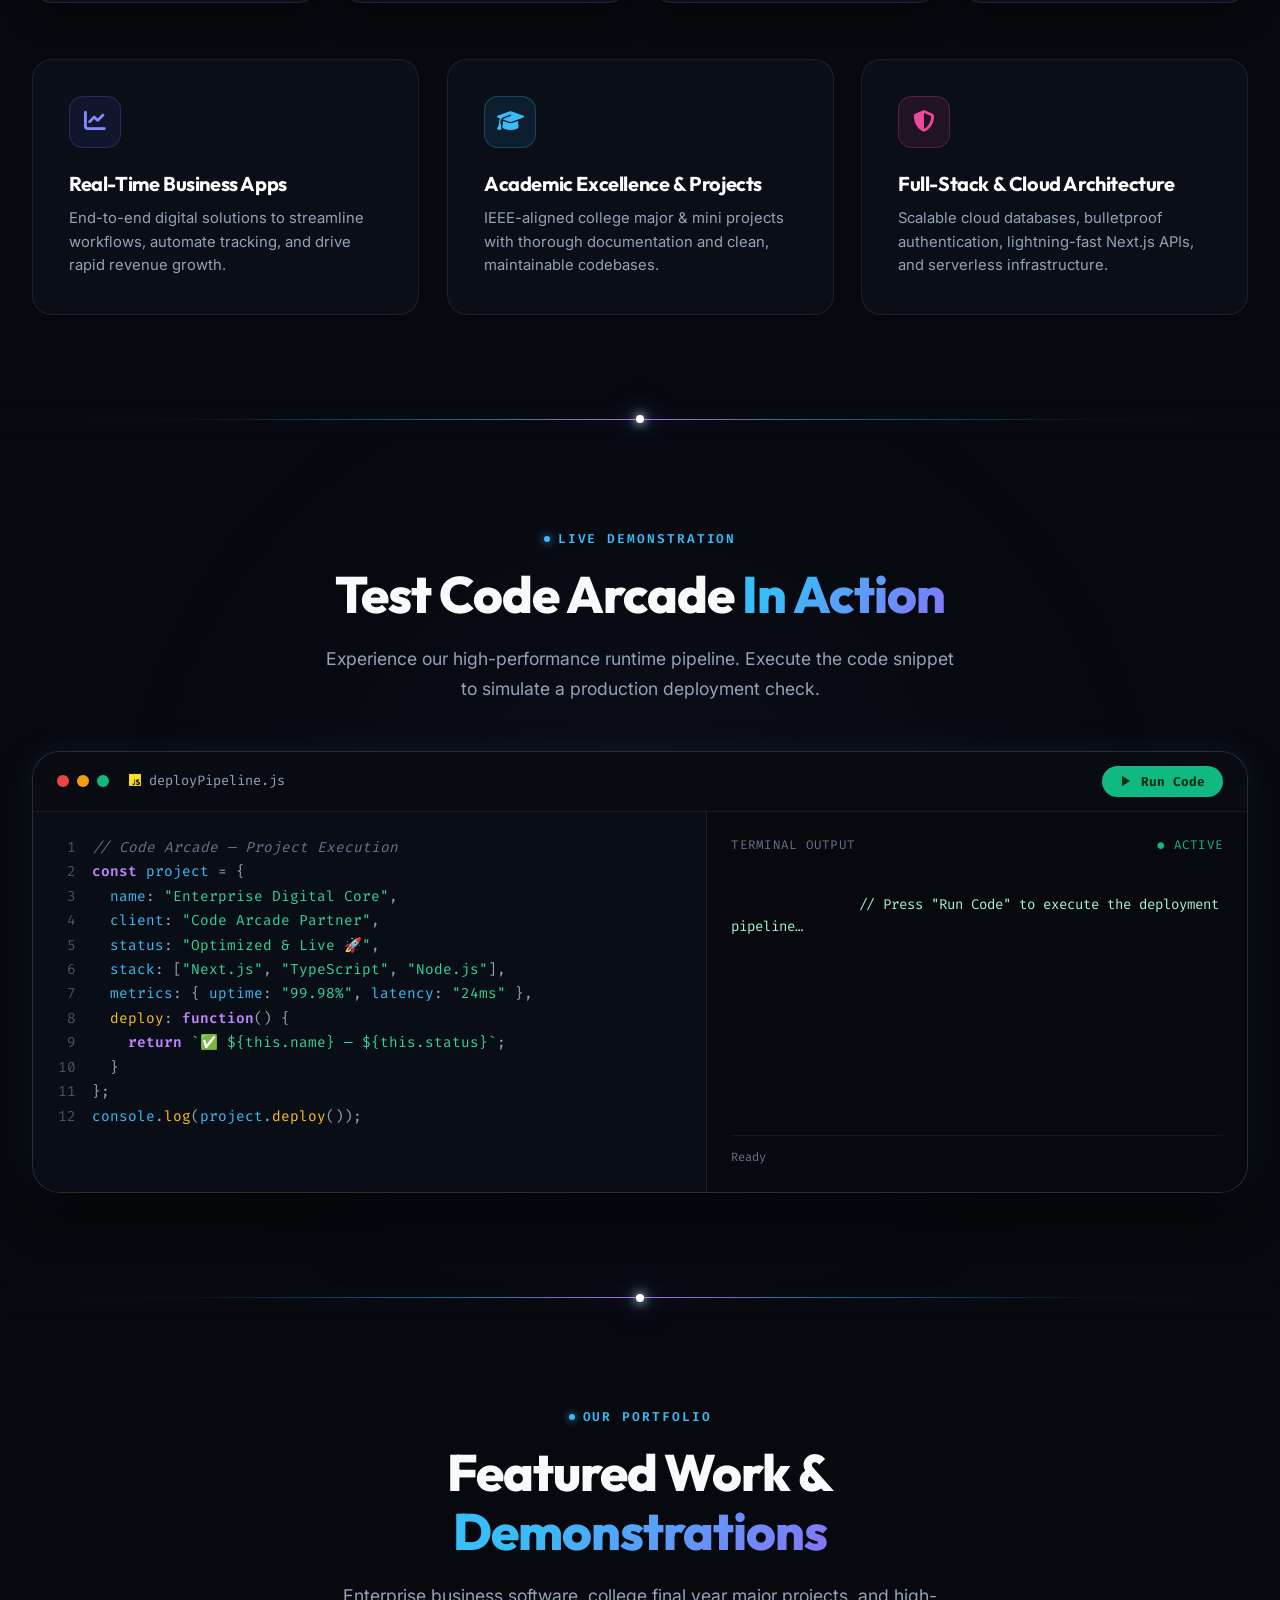
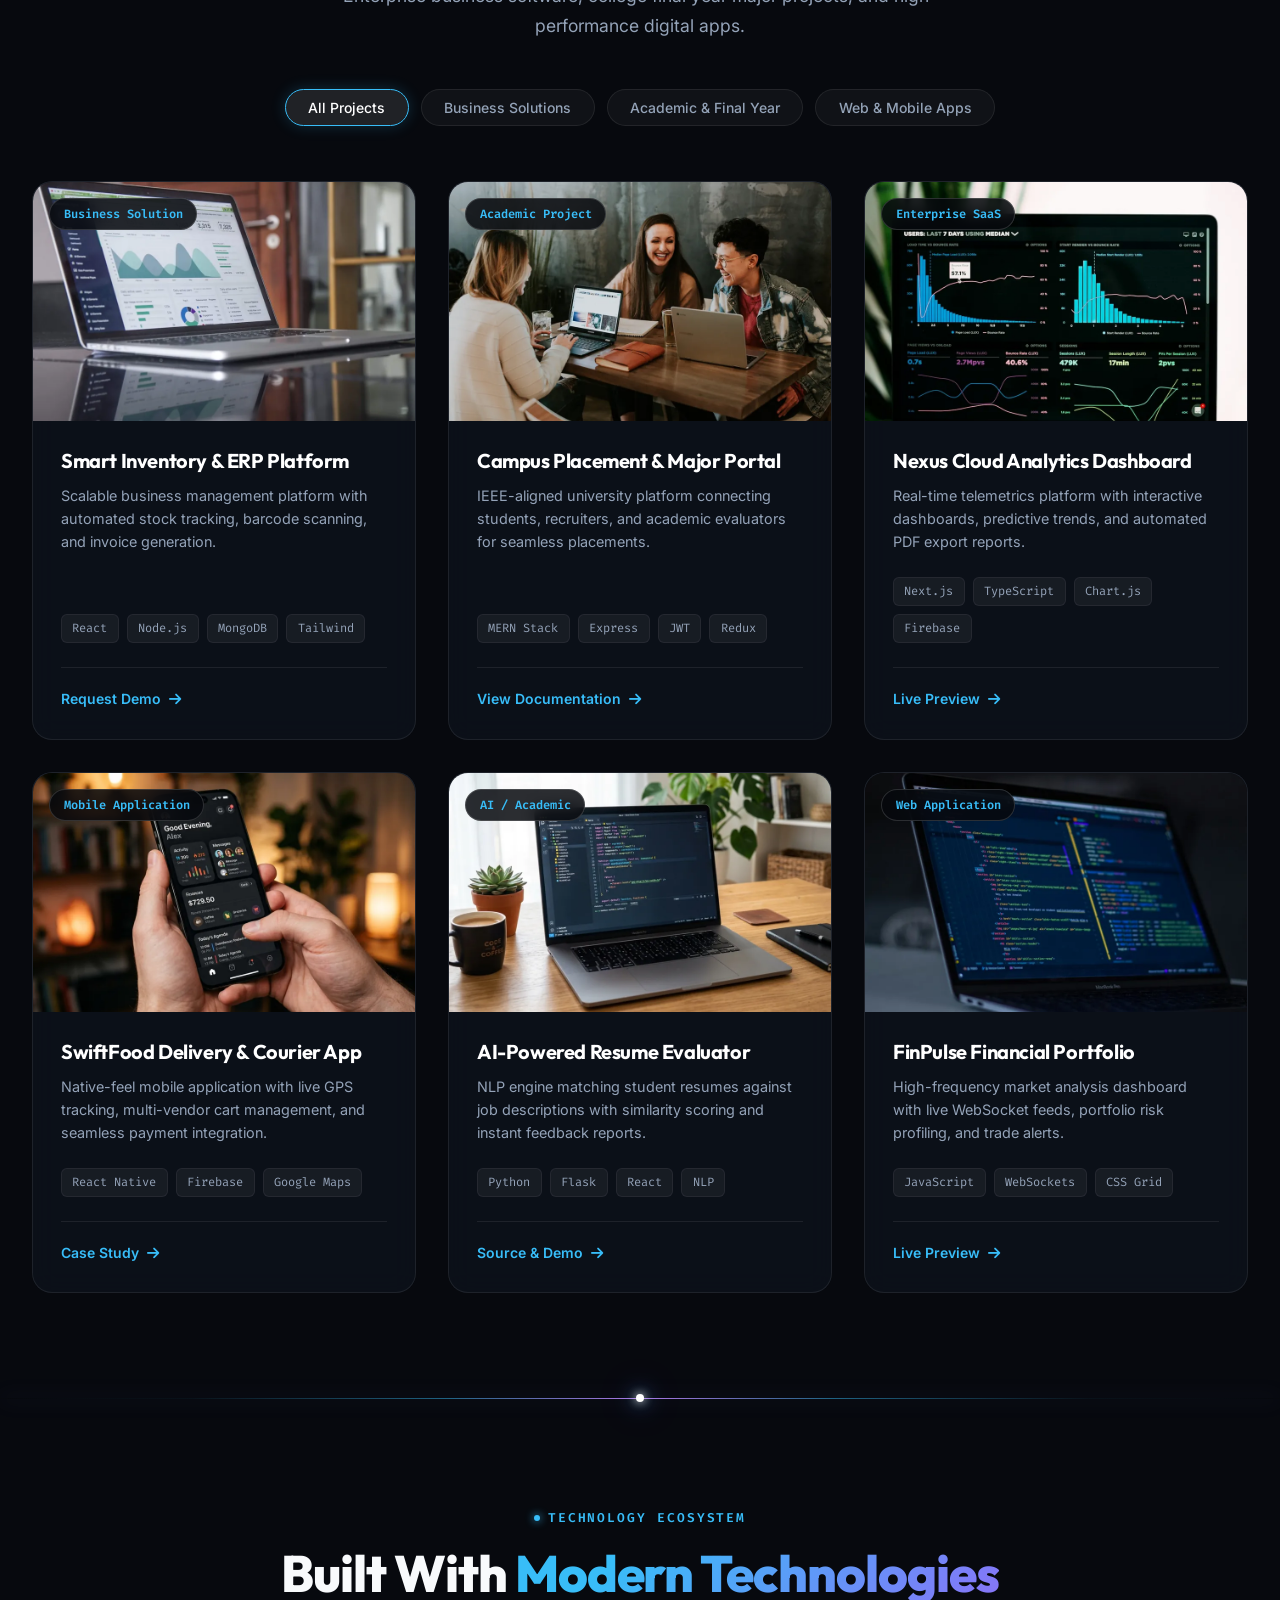
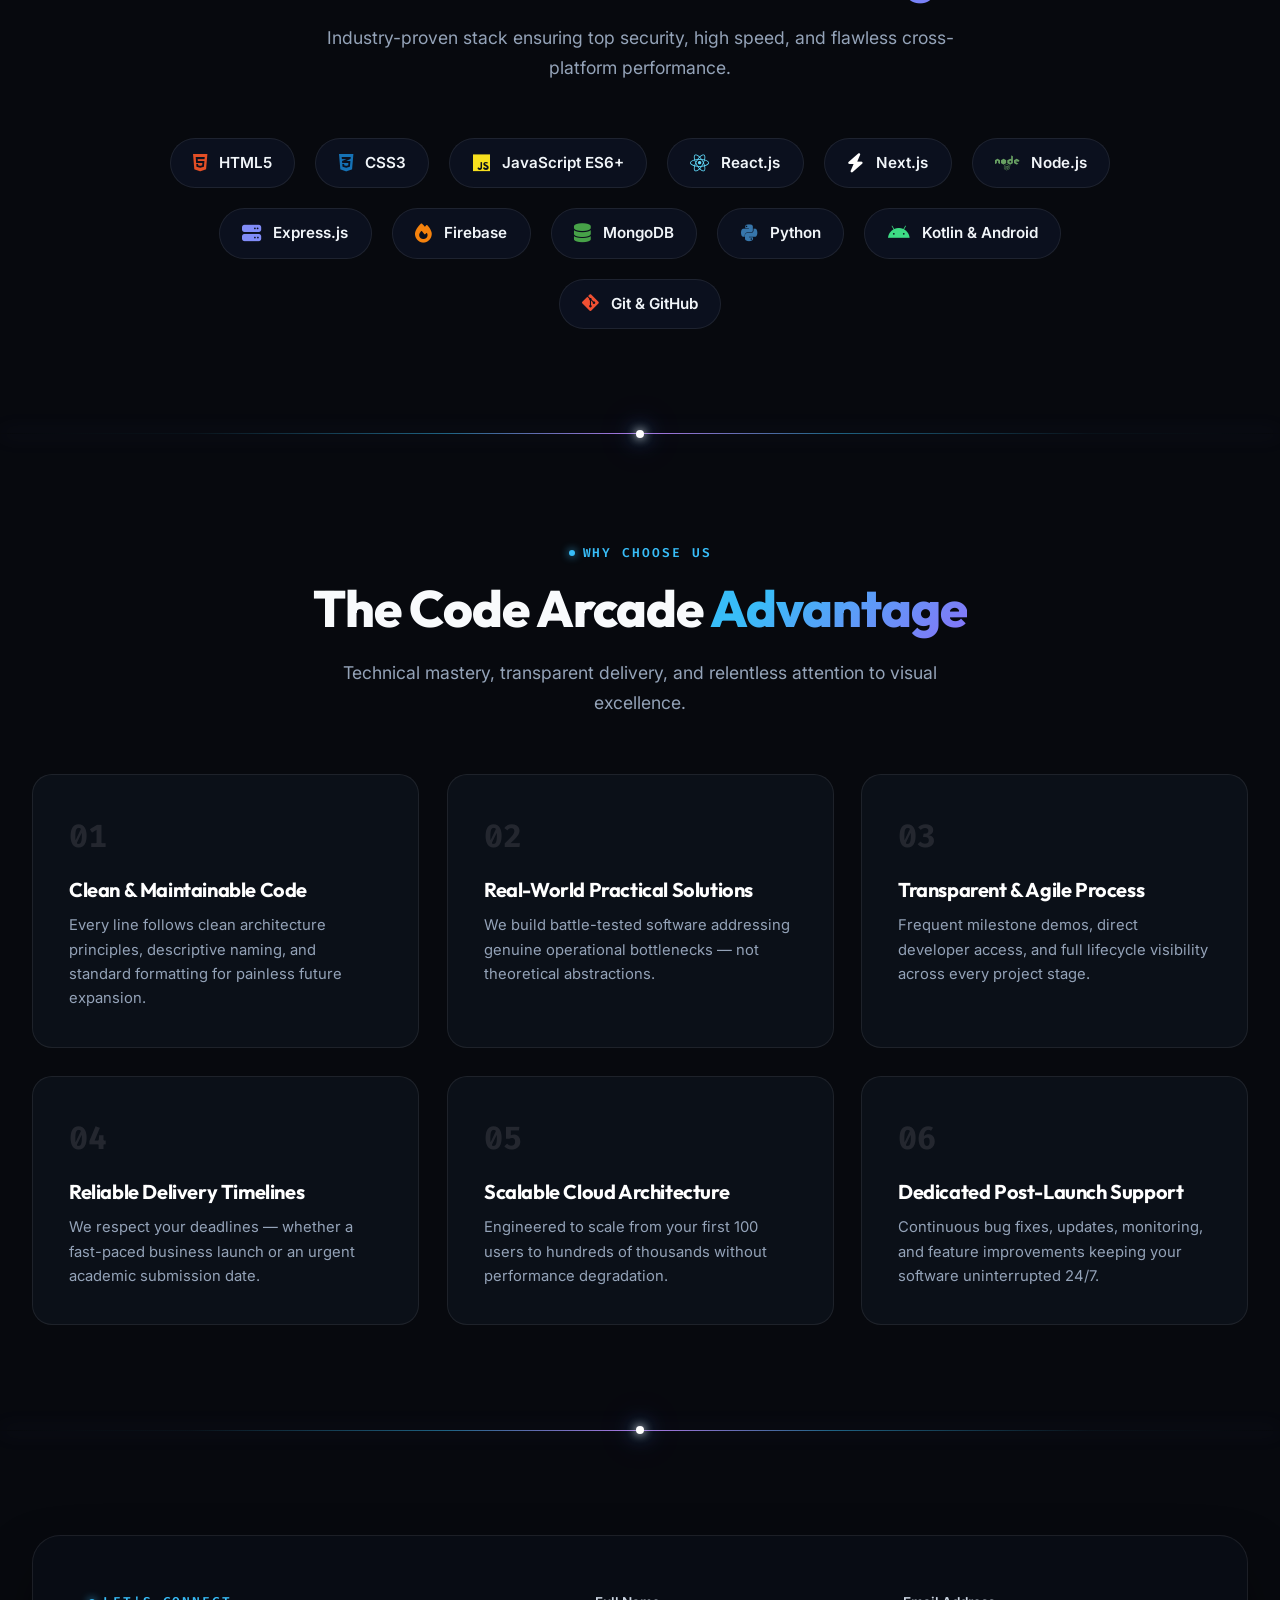
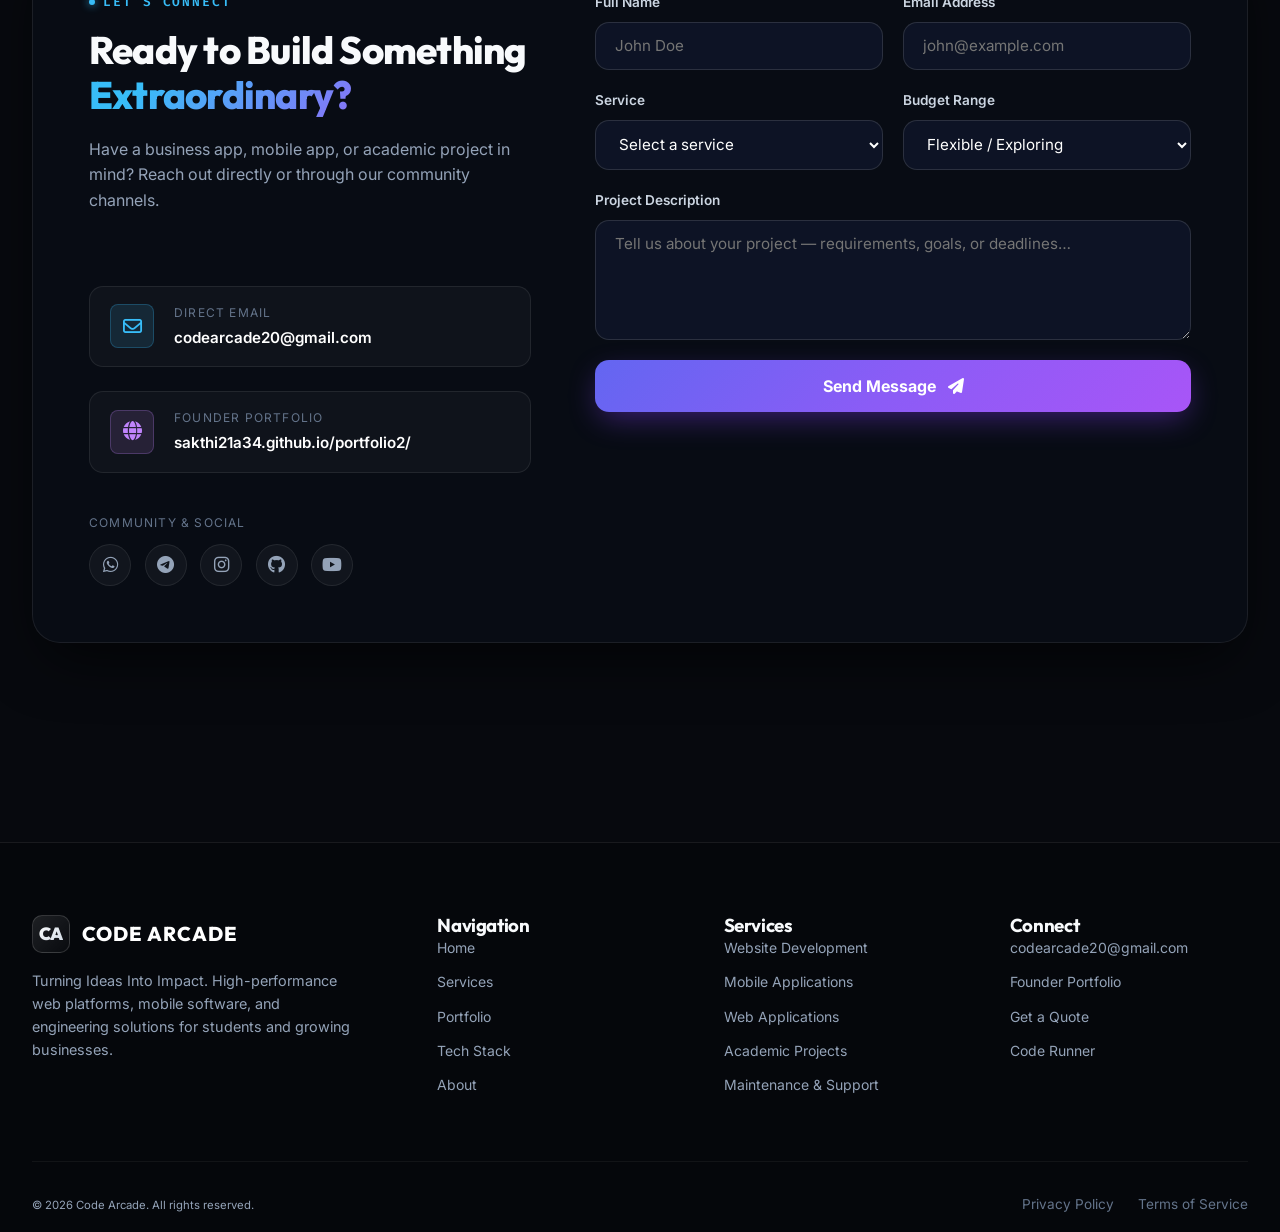
<file: Code Arcade/index.html>
<!DOCTYPE html>
<html lang="en" dir="ltr">
<head>
  <meta charset="UTF-8" />
  <meta name="viewport" content="width=device-width, initial-scale=1.0" />

  <!-- ─── Primary SEO ─── -->
  <title>Code Arcade — Turning Your Vision Into Digital Reality</title>
  <meta name="description" content="Code Arcade builds modern websites, high-performance web applications, mobile apps, and academic engineering projects from concept to deployment. 50+ projects delivered." />
  <meta name="keywords" content="Code Arcade, Web Development, Mobile Applications, React, Node.js, Next.js, Firebase, Academic Projects, Tamil Nadu, Student Projects, Business Software" />
  <meta name="author" content="Code Arcade" />
  <meta name="robots" content="index, follow, max-image-preview:large, max-snippet:-1, max-video-preview:-1" />
  <link rel="canonical" href="https://codearcade20.vercel.app/" />

  <!-- ─── Open Graph / Facebook ─── -->
  <meta property="og:type" content="website" />
  <meta property="og:url" content="https://codearcade20.vercel.app/" />
  <meta property="og:title" content="Code Arcade — Turning Your Vision Into Digital Reality" />
  <meta property="og:description" content="We build modern websites, powerful applications, and academic engineering projects. 50+ projects delivered. Ideas • Code • Impact." />
  <meta property="og:image" content="https://codearcade20.vercel.app/assets/images/og-image.jpg" />
  <meta property="og:image:width" content="1200" />
  <meta property="og:image:height" content="630" />
  <meta property="og:image:alt" content="Code Arcade - Turning Your Vision Into Digital Reality" />
  <meta property="og:locale" content="en_IN" />
  <meta property="og:site_name" content="Code Arcade" />

  <!-- ─── Twitter Card ─── -->
  <meta name="twitter:card" content="summary_large_image" />
  <meta name="twitter:url" content="https://codearcade20.vercel.app/" />
  <meta name="twitter:title" content="Code Arcade — Turning Your Vision Into Digital Reality" />
  <meta name="twitter:description" content="We build modern websites, powerful applications, and academic projects. 50+ delivered. Contact: codearcade20@gmail.com" />
  <meta name="twitter:image" content="https://codearcade20.vercel.app/assets/images/og-image.jpg" />

  <!-- ─── PWA / Theme ─── -->
  <meta name="theme-color" content="#07090e" />
  <meta name="color-scheme" content="dark" />
  <meta name="format-detection" content="telephone=no" />
  <meta name="mobile-web-app-capable" content="yes" />
  <meta name="apple-mobile-web-app-capable" content="yes" />
  <meta name="apple-mobile-web-app-status-bar-style" content="black-translucent" />
  <meta name="apple-mobile-web-app-title" content="Code Arcade" />
  <link rel="manifest" href="manifest.json" />

  <!-- ─── Favicon (inline SVG → works everywhere without extra files) ─── -->
  <link rel="icon" type="image/svg+xml" href="data:image/svg+xml,<svg xmlns='http://www.w3.org/2000/svg' viewBox='0 0 100 100'><rect width='100' height='100' rx='20' fill='%2307090e'/><text x='50%' y='65%' font-family='sans-serif' font-weight='900' font-size='48' fill='%2338bdf8' text-anchor='middle'>CA</text></svg>" />
  <link rel="icon" type="image/png" sizes="32x32" href="assets/icons/favicon-32.png" />
  <link rel="apple-touch-icon" href="assets/icons/apple-touch-icon.png" />

  <!-- ─── JSON-LD Structured Data ─── -->
  <script type="application/ld+json">
  {
    "@context": "https://schema.org",
    "@graph": [
      {
        "@type": "Organization",
        "@id": "https://codearcade20.vercel.app/#org",
        "name": "Code Arcade",
        "url": "https://codearcade20.vercel.app/",
        "logo": {
          "@type": "ImageObject",
          "url": "https://codearcade20.vercel.app/assets/icons/icon-512.png"
        },
        "description": "Code Arcade builds modern websites, mobile applications, web applications, and academic engineering projects.",
        "email": "codearcade20@gmail.com",
        "sameAs": [
          "https://github.com/codearcade20",
          "https://instagram.com/codearcade",
          "https://youtube.com/@codearcade"
        ]
      },
      {
        "@type": "WebSite",
        "@id": "https://codearcade20.vercel.app/#website",
        "url": "https://codearcade20.vercel.app/",
        "name": "Code Arcade",
        "description": "Turning Your Vision Into Digital Reality",
        "publisher": { "@id": "https://codearcade20.vercel.app/#org" }
      },
      {
        "@type": "WebPage",
        "@id": "https://codearcade20.vercel.app/#webpage",
        "url": "https://codearcade20.vercel.app/",
        "name": "Code Arcade — Turning Your Vision Into Digital Reality",
        "isPartOf": { "@id": "https://codearcade20.vercel.app/#website" },
        "about": { "@id": "https://codearcade20.vercel.app/#org" },
        "description": "50+ projects delivered. Modern websites, mobile apps, and business applications."
      }
    ]
  }
  </script>

  <script src="js/boot.js"></script>

  <!-- ─── Resource Hints ─── -->
  <link rel="preload" as="image" href="assets/images/hero-bg.webp" type="image/webp" fetchpriority="high" />
  <link rel="dns-prefetch" href="//fonts.googleapis.com" />
  <link rel="dns-prefetch" href="//cdnjs.cloudflare.com" />
  <link rel="preconnect" href="https://fonts.googleapis.com" />
  <link rel="preconnect" href="https://fonts.gstatic.com" crossorigin />

  <!-- ─── Google Fonts (display=swap for zero render-block) ─── -->
  <link href="https://fonts.googleapis.com/css2?family=Fira+Code:wght@400;500;600&family=Inter:wght@300;400;500;600;700&family=Outfit:wght@400;500;600;700;800;900&display=swap" rel="stylesheet" />

  <!-- ─── FontAwesome 6 ─── -->
  <link rel="stylesheet" href="https://cdnjs.cloudflare.com/ajax/libs/font-awesome/6.5.1/css/all.min.css" integrity="sha512-DTOQO9RWCH3ppGqcWaEA1BIZOC6xxalwEsw9c2QQeAIftl+Vegovlnee1c9QX4TctnWMn13TZye+giMm8e2LwA==" crossorigin="anonymous" referrerpolicy="no-referrer" />

  <!-- ─── Stylesheets ─── -->
  <link rel="stylesheet" href="css/style.css" />
  <link rel="stylesheet" href="css/components.css" />
  <link rel="stylesheet" href="css/responsive.css" />
  <link rel="stylesheet" href="css/animations.css" />
</head>

<body>
  <noscript><p style="padding:.75rem 1rem;text-align:center;background:#111726;color:#94a3b8;font-size:.85rem;">Some animations and forms need JavaScript. You can still reach us at codearcade20@gmail.com.</p></noscript>
  <!-- ══════════════════════════════════════════
       SKIP TO MAIN CONTENT (Accessibility)
  ══════════════════════════════════════════ -->
  <a class="skip-link" href="#main-content">Skip to main content</a>

  <!-- ══════════════════════════════════════════
       PRELOADER
  ══════════════════════════════════════════ -->
  <div id="preloader" role="progressbar" aria-label="Loading Code Arcade" aria-busy="true">
    <div class="preloader-logo" aria-hidden="true">
      <div class="brand-emblem" style="width:40px;height:40px;">
        <span>CA</span>
      </div>
      <span>CODE ARCADE</span>
    </div>
    <div class="preloader-bar-container" aria-hidden="true">
      <div class="preloader-bar"></div>
    </div>
  </div>

  <!-- ══════════════════════════════════════════
       SCROLL PROGRESS INDICATOR
  ══════════════════════════════════════════ -->
  <div class="scroll-progress-container" aria-hidden="true">
    <div class="scroll-progress-bar" id="scroll-progress-bar" role="none"></div>
  </div>

  <!-- ══════════════════════════════════════════
       AMBIENT GLOW (decorative, hidden from a11y tree)
  ══════════════════════════════════════════ -->
  <div class="ambient-glow-follower" id="ambient-glow-follower" aria-hidden="true"></div>

  <!-- ══════════════════════════════════════════
       NAVBAR
  ══════════════════════════════════════════ -->
  <header class="navbar" id="navbar" role="banner">
    <div class="container nav-container">

      <a href="#home" class="brand-logo" aria-label="Code Arcade — Return to homepage">
        <div class="brand-emblem" aria-hidden="true"><span>CA</span></div>
        <span>CODE ARCADE</span>
      </a>

      <nav class="nav-links" id="nav-links" aria-label="Primary navigation">
        <a href="#home" class="nav-link active" aria-current="true">Home</a>
        <a href="#services" class="nav-link" aria-current="false">Services</a>
        <a href="#projects" class="nav-link" aria-current="false">Projects</a>
        <a href="#tech" class="nav-link" aria-current="false">Tech Stack</a>
        <a href="#about" class="nav-link" aria-current="false">About</a>
        <a href="#contact" class="nav-link" aria-current="false">Contact</a>
      </nav>

      <div class="nav-actions">
        <button class="btn-login" id="btn-client-login" aria-label="Client login"
                aria-haspopup="dialog" aria-controls="login-modal">
          <i class="fa-regular fa-id-card" aria-hidden="true"></i>
          <span>Client Login</span>
          <svg class="arrow" width="14" height="14" viewBox="0 0 24 24" fill="none"
               stroke="currentColor" stroke-width="2" stroke-linecap="round"
               stroke-linejoin="round" aria-hidden="true">
            <line x1="5" y1="12" x2="19" y2="12"></line>
            <polyline points="12 5 19 12 12 19"></polyline>
          </svg>
        </button>

        <button class="mobile-toggle" id="mobile-toggle"
                aria-label="Open navigation menu"
                aria-expanded="false"
                aria-controls="nav-links">
          <i class="fa-solid fa-bars" aria-hidden="true"></i>
        </button>
      </div>
    </div>
  </header>

  <!-- ══════════════════════════════════════════
       MAIN CONTENT
  ══════════════════════════════════════════ -->
  <main id="main-content" tabindex="-1">

    <!-- ═══════════ HERO ═══════════ -->
    <section class="hero-section" id="home" aria-labelledby="hero-heading">
      <div class="hero-bg" aria-hidden="true"></div>
      <div class="hero-overlay" aria-hidden="true"></div>

      <!-- Glass Partition Brand (decorative) -->
      <div class="hero-glass-brand" aria-hidden="true">
        <div class="brand-logo-glow">
          <div class="brand-emblem" style="width:32px;height:32px;font-size:.9rem;">
            <span>CA</span>
          </div>
          <span>CODE ARCADE</span>
        </div>
        <div class="brand-subtext">Build &nbsp;|&nbsp; Deploy &nbsp;|&nbsp; Grow</div>
      </div>

      <div class="container" style="position:relative;z-index:3;">
        <div class="hero-content reveal-left is-revealed">
          <p class="hero-eyebrow" aria-label="Tagline">
            <span>IDEAS &nbsp;•&nbsp; CODE &nbsp;•&nbsp; IMPACT</span>
          </p>
          <h1 class="hero-title" id="hero-heading">
            Turning Your Vision Into
            <span class="gradient-reality">Digital Reality</span>
          </h1>
          <p class="hero-description">
            We build modern websites and powerful applications, help businesses grow
            with technology — and provide end-to-end support, from concept to deployment.
          </p>

          <div class="hero-buttons">
            <a href="#projects" class="btn-primary">
              <span>Explore Our Work</span>
              <svg width="16" height="16" viewBox="0 0 24 24" fill="none"
                   stroke="currentColor" stroke-width="2.5"
                   stroke-linecap="round" stroke-linejoin="round" aria-hidden="true">
                <line x1="5" y1="12" x2="19" y2="12"></line>
                <polyline points="12 5 19 12 12 19"></polyline>
              </svg>
            </a>
            <button class="btn-secondary" id="btn-get-quote"
                    aria-haspopup="dialog" aria-controls="quote-modal">
              <span>Get a Quote</span>
              <i class="fa-regular fa-envelope" aria-hidden="true"></i>
            </button>
          </div>

          <div class="hero-stats" aria-label="Key statistics">
            <div class="stat-item">
              <span class="stat-number" data-target="50" data-suffix="+" aria-label="50 plus projects delivered">50+</span>
              <span class="stat-label">Projects Delivered</span>
            </div>
            <div class="stat-item">
              <span class="stat-number" data-target="20" data-suffix="+" aria-label="20 plus happy clients">20+</span>
              <span class="stat-label">Happy Clients</span>
            </div>
            <div class="stat-item">
              <span class="stat-number" data-target="2" data-suffix="+" aria-label="2 plus years of experience">2+</span>
              <span class="stat-label">Years of Experience</span>
            </div>
          </div>
        </div>
      </div>

      <!-- Frosted Glass Service Dock -->
      <div class="container hero-dock-wrapper">
        <div class="hero-dock reveal is-revealed" role="list" aria-label="Core services">
          <a href="#services" class="dock-card" role="listitem">
            <div class="dock-icon-box" aria-hidden="true">
              <i class="fa-solid fa-laptop-code"></i>
            </div>
            <div class="dock-card-content">
              <h2 class="dock-card-title">Website Development</h2>
              <p class="dock-card-desc">Modern, responsive and SEO friendly websites for your business.</p>
            </div>
            <span class="dock-card-arrow" aria-hidden="true">→</span>
          </a>
          <a href="#services" class="dock-card" role="listitem">
            <div class="dock-icon-box" aria-hidden="true">
              <i class="fa-solid fa-mobile-screen-button"></i>
            </div>
            <div class="dock-card-content">
              <h2 class="dock-card-title">Mobile Applications</h2>
              <p class="dock-card-desc">Feature-rich and scalable mobile apps for iOS &amp; Android.</p>
            </div>
            <span class="dock-card-arrow" aria-hidden="true">→</span>
          </a>
          <a href="#services" class="dock-card" role="listitem">
            <div class="dock-icon-box" aria-hidden="true">
              <i class="fa-solid fa-cloud"></i>
            </div>
            <div class="dock-card-content">
              <h2 class="dock-card-title">Web Applications</h2>
              <p class="dock-card-desc">Custom web apps built with modern technologies.</p>
            </div>
            <span class="dock-card-arrow" aria-hidden="true">→</span>
          </a>
          <a href="#services" class="dock-card" role="listitem">
            <div class="dock-icon-box" aria-hidden="true">
              <i class="fa-solid fa-gear"></i>
            </div>
            <div class="dock-card-content">
              <h2 class="dock-card-title">Maintenance &amp; Support</h2>
              <p class="dock-card-desc">Keep your systems running smoothly, always.</p>
            </div>
            <span class="dock-card-arrow" aria-hidden="true">→</span>
          </a>
        </div>
      </div>
    </section>

    <div class="section-divider-beam" aria-hidden="true"></div>

    <!-- ═══════════ OUR SERVICES ═══════════ -->
    <section class="section" id="services" aria-labelledby="services-heading">
      <div class="container">
        <div class="services-section-header reveal">
          <div>
            <p class="section-tag">OUR SERVICES</p>
            <h2 class="section-title" id="services-heading">
              Solutions That Empower <span class="gradient-reality">Your Business</span>
            </h2>
            <p class="section-subtitle">
              We deliver custom digital solutions tailored to your goals, helping you
              stay ahead in a fast-changing world.
            </p>
          </div>
          <a href="#contact" class="view-all-link" aria-label="Contact us to view all services">
            <span>View All Services</span>
            <i class="fa-solid fa-arrow-right" aria-hidden="true"></i>
          </a>
        </div>

        <div class="services-grid">
          <article class="service-card reveal stagger-1">
            <div class="service-card-media">
              <img decoding="async" src="assets/images/service-web-dev.webp"
                   alt="Developer working in a code editor on a laptop"
                   width="600" height="375" loading="lazy" />
            </div>
            <div class="service-card-body">
              <div>
                <h3 class="service-card-title">Website Development</h3>
                <p class="service-card-desc">Modern, responsive and SEO friendly websites for your business.</p>
              </div>
              <div class="service-card-footer">
                <a href="#contact" class="circle-arrow-btn" aria-label="Enquire about Website Development">
                  <i class="fa-solid fa-arrow-right" aria-hidden="true"></i>
                </a>
              </div>
            </div>
          </article>

          <article class="service-card reveal stagger-2">
            <div class="service-card-media">
              <img decoding="async" src="assets/images/service-mobile.webp"
                   alt="Hands holding a smartphone with a dark-mode mobile application"
                   width="600" height="375" loading="lazy" />
            </div>
            <div class="service-card-body">
              <div>
                <h3 class="service-card-title">Mobile Applications</h3>
                <p class="service-card-desc">Feature-rich and scalable mobile apps for iOS &amp; Android.</p>
              </div>
              <div class="service-card-footer">
                <a href="#contact" class="circle-arrow-btn" aria-label="Enquire about Mobile Applications">
                  <i class="fa-solid fa-arrow-right" aria-hidden="true"></i>
                </a>
              </div>
            </div>
          </article>

          <article class="service-card reveal stagger-3">
            <div class="service-card-media">
              <img decoding="async" src="assets/images/service-web-app.webp"
                   alt="A laptop showing a cloud SaaS dashboard interface"
                   width="600" height="375" loading="lazy" />
            </div>
            <div class="service-card-body">
              <div>
                <h3 class="service-card-title">Web Applications</h3>
                <p class="service-card-desc">Custom web apps built with modern technologies.</p>
              </div>
              <div class="service-card-footer">
                <a href="#contact" class="circle-arrow-btn" aria-label="Enquire about Web Applications">
                  <i class="fa-solid fa-arrow-right" aria-hidden="true"></i>
                </a>
              </div>
            </div>
          </article>

          <article class="service-card reveal stagger-4">
            <div class="service-card-media">
              <img decoding="async" src="assets/images/service-maintenance.webp"
                   alt="Premium headphones on a clean developer desk"
                   width="600" height="375" loading="lazy" />
            </div>
            <div class="service-card-body">
              <div>
                <h3 class="service-card-title">Maintenance &amp; Support</h3>
                <p class="service-card-desc">Keep your systems running smoothly, always.</p>
              </div>
              <div class="service-card-footer">
                <a href="#contact" class="circle-arrow-btn" aria-label="Enquire about Maintenance and Support">
                  <i class="fa-solid fa-arrow-right" aria-hidden="true"></i>
                </a>
              </div>
            </div>
          </article>
        </div>

        <div class="features-grid">
          <div class="feature-box reveal stagger-1">
            <div class="feature-icon-wrapper" aria-hidden="true">
              <i class="fa-solid fa-chart-line"></i>
            </div>
            <h3>Real-Time Business Apps</h3>
            <p>End-to-end digital solutions to streamline workflows, automate tracking, and drive rapid revenue growth.</p>
          </div>
          <div class="feature-box reveal stagger-2">
            <div class="feature-icon-wrapper" aria-hidden="true">
              <i class="fa-solid fa-graduation-cap"></i>
            </div>
            <h3>Academic Excellence &amp; Projects</h3>
            <p>IEEE-aligned college major &amp; mini projects with thorough documentation and clean, maintainable codebases.</p>
          </div>
          <div class="feature-box reveal stagger-3">
            <div class="feature-icon-wrapper" aria-hidden="true">
              <i class="fa-solid fa-shield-halved"></i>
            </div>
            <h3>Full-Stack &amp; Cloud Architecture</h3>
            <p>Scalable cloud databases, bulletproof authentication, lightning-fast Next.js APIs, and serverless infrastructure.</p>
          </div>
        </div>
      </div>
    </section>

    <div class="section-divider-beam" aria-hidden="true"></div>

    <!-- ═══════════ LIVE CODE PLAYGROUND ═══════════ -->
    <section class="section playground-section" id="playground" aria-labelledby="playground-heading">
      <div class="container">
        <div class="reveal" style="text-align:center;max-width:680px;margin:0 auto 3rem auto;">
          <p class="section-tag">LIVE DEMONSTRATION</p>
          <h2 class="section-title" id="playground-heading">
            Test Code Arcade <span class="gradient-reality">In Action</span>
          </h2>
          <p class="section-subtitle" style="margin:0 auto;">
            Experience our high-performance runtime pipeline. Execute the code snippet
            to simulate a production deployment check.
          </p>
        </div>

        <div class="editor-window reveal-zoom" role="region" aria-label="Interactive code editor">
          <div class="editor-header">
            <div class="editor-dots" aria-hidden="true">
              <span class="dot dot-red"></span>
              <span class="dot dot-yellow"></span>
              <span class="dot dot-green"></span>
              <span class="editor-title" style="margin-left:.75rem;">
                <i class="fa-brands fa-js" style="color:#f7df1e;" aria-hidden="true"></i>
                deployPipeline.js
              </span>
            </div>
            <div class="editor-actions">
              <button class="btn-run-code" id="btn-run-code" aria-label="Run the code snippet">
                <svg width="14" height="14" viewBox="0 0 24 24" fill="currentColor" aria-hidden="true">
                  <polygon points="5 3 19 12 5 21 5 3"></polygon>
                </svg>
                <span>Run Code</span>
              </button>
            </div>
          </div>

          <div class="editor-body">
            <div class="code-pane" aria-label="JavaScript code snippet" role="code">
              <div class="code-line"><span class="line-no" aria-hidden="true">1</span><span class="line-content"><span class="token-comment">// Code Arcade — Project Execution</span></span></div>
              <div class="code-line"><span class="line-no" aria-hidden="true">2</span><span class="line-content"><span class="token-keyword">const</span> <span class="token-var">project</span> <span class="token-punct">=</span> <span class="token-punct">{</span></span></div>
              <div class="code-line"><span class="line-no" aria-hidden="true">3</span><span class="line-content">&nbsp;&nbsp;<span class="token-var">name</span><span class="token-punct">:</span> <span class="token-string">"Enterprise Digital Core"</span><span class="token-punct">,</span></span></div>
              <div class="code-line"><span class="line-no" aria-hidden="true">4</span><span class="line-content">&nbsp;&nbsp;<span class="token-var">client</span><span class="token-punct">:</span> <span class="token-string">"Code Arcade Partner"</span><span class="token-punct">,</span></span></div>
              <div class="code-line"><span class="line-no" aria-hidden="true">5</span><span class="line-content">&nbsp;&nbsp;<span class="token-var">status</span><span class="token-punct">:</span> <span class="token-string">"Optimized &amp; Live 🚀"</span><span class="token-punct">,</span></span></div>
              <div class="code-line"><span class="line-no" aria-hidden="true">6</span><span class="line-content">&nbsp;&nbsp;<span class="token-var">stack</span><span class="token-punct">:</span> <span class="token-punct">[</span><span class="token-string">"Next.js"</span><span class="token-punct">,</span> <span class="token-string">"TypeScript"</span><span class="token-punct">,</span> <span class="token-string">"Node.js"</span><span class="token-punct">]</span><span class="token-punct">,</span></span></div>
              <div class="code-line"><span class="line-no" aria-hidden="true">7</span><span class="line-content">&nbsp;&nbsp;<span class="token-var">metrics</span><span class="token-punct">:</span> <span class="token-punct">{</span> <span class="token-var">uptime</span><span class="token-punct">:</span> <span class="token-string">"99.98%"</span><span class="token-punct">,</span> <span class="token-var">latency</span><span class="token-punct">:</span> <span class="token-string">"24ms"</span> <span class="token-punct">}</span><span class="token-punct">,</span></span></div>
              <div class="code-line"><span class="line-no" aria-hidden="true">8</span><span class="line-content">&nbsp;&nbsp;<span class="token-function">deploy</span><span class="token-punct">:</span> <span class="token-keyword">function</span><span class="token-punct">()</span> <span class="token-punct">{</span></span></div>
              <div class="code-line"><span class="line-no" aria-hidden="true">9</span><span class="line-content">&nbsp;&nbsp;&nbsp;&nbsp;<span class="token-keyword">return</span> <span class="token-string">`✅ ${this.name} — ${this.status}`</span><span class="token-punct">;</span></span></div>
              <div class="code-line"><span class="line-no" aria-hidden="true">10</span><span class="line-content">&nbsp;&nbsp;<span class="token-punct">}</span></span></div>
              <div class="code-line"><span class="line-no" aria-hidden="true">11</span><span class="line-content"><span class="token-punct">}</span><span class="token-punct">;</span></span></div>
              <div class="code-line"><span class="line-no" aria-hidden="true">12</span><span class="line-content"><span class="token-var">console</span><span class="token-punct">.</span><span class="token-function">log</span><span class="token-punct">(</span><span class="token-var">project</span><span class="token-punct">.</span><span class="token-function">deploy</span><span class="token-punct">())</span><span class="token-punct">;</span></span></div>
            </div>

            <div class="console-pane">
              <div class="console-title">
                <span>Terminal Output</span>
                <span style="color:#10b981;" aria-label="Terminal active">● Active</span>
              </div>
              <div class="console-output" id="console-output"
                   aria-live="polite" aria-label="Terminal output">
                // Press "Run Code" to execute the deployment pipeline…
              </div>
              <div class="console-status" id="console-status" aria-live="polite">Ready</div>
            </div>
          </div>
        </div>
      </div>
    </section>

    <div class="section-divider-beam" aria-hidden="true"></div>

    <!-- ═══════════ PROJECTS ═══════════ -->
    <section class="section" id="projects" aria-labelledby="projects-heading">
      <div class="container">
        <div class="projects-header reveal">
          <p class="section-tag">OUR PORTFOLIO</p>
          <h2 class="section-title" id="projects-heading">
            Featured Work &amp; <span class="gradient-reality">Demonstrations</span>
          </h2>
          <p class="section-subtitle" style="margin:0 auto;">
            Enterprise business software, college final year major projects, and
            high-performance digital apps.
          </p>
        </div>

        <div class="projects-filter-bar reveal" role="group" aria-label="Filter projects by category">
          <button class="filter-btn active" data-filter="all" aria-pressed="true">All Projects</button>
          <button class="filter-btn" data-filter="business" aria-pressed="false">Business Solutions</button>
          <button class="filter-btn" data-filter="academic" aria-pressed="false">Academic &amp; Final Year</button>
          <button class="filter-btn" data-filter="mobile" aria-pressed="false">Web &amp; Mobile Apps</button>
        </div>

        <div class="projects-grid">
          <article class="project-card reveal stagger-1" data-category="business mobile">
            <div class="project-media">
              <img decoding="async" src="assets/images/project-business.webp"
                   alt="Smart inventory dashboard on a laptop screen"
                   width="600" height="375" loading="lazy" />
              <span class="project-badge">Business Solution</span>
            </div>
            <div class="project-body">
              <h3 class="project-title">Smart Inventory &amp; ERP Platform</h3>
              <p class="project-desc">Scalable business management platform with automated stock tracking, barcode scanning, and invoice generation.</p>
              <ul class="project-tags" aria-label="Technologies used">
                <li class="tech-tag">React</li>
                <li class="tech-tag">Node.js</li>
                <li class="tech-tag">MongoDB</li>
                <li class="tech-tag">Tailwind</li>
              </ul>
              <div class="project-links">
                <a href="#contact" class="project-demo-link">
                  Request Demo <i class="fa-solid fa-arrow-right" aria-hidden="true"></i>
                </a>
              </div>
            </div>
          </article>

          <article class="project-card reveal stagger-2" data-category="academic">
            <div class="project-media">
              <img decoding="async" src="assets/images/project-academic.webp"
                   alt="Students collaborating around laptops in a modern campus setting"
                   width="600" height="375" loading="lazy" />
              <span class="project-badge">Academic Project</span>
            </div>
            <div class="project-body">
              <h3 class="project-title">Campus Placement &amp; Major Portal</h3>
              <p class="project-desc">IEEE-aligned university platform connecting students, recruiters, and academic evaluators for seamless placements.</p>
              <ul class="project-tags" aria-label="Technologies used">
                <li class="tech-tag">MERN Stack</li>
                <li class="tech-tag">Express</li>
                <li class="tech-tag">JWT</li>
                <li class="tech-tag">Redux</li>
              </ul>
              <div class="project-links">
                <a href="#contact" class="project-demo-link">
                  View Documentation <i class="fa-solid fa-arrow-right" aria-hidden="true"></i>
                </a>
              </div>
            </div>
          </article>

          <article class="project-card reveal stagger-3" data-category="business">
            <div class="project-media">
              <img decoding="async" src="assets/images/project-analytics.webp"
                   alt="Analytics dashboard showing data charts and metrics"
                   width="600" height="375" loading="lazy" />
              <span class="project-badge">Enterprise SaaS</span>
            </div>
            <div class="project-body">
              <h3 class="project-title">Nexus Cloud Analytics Dashboard</h3>
              <p class="project-desc">Real-time telemetrics platform with interactive dashboards, predictive trends, and automated PDF export reports.</p>
              <ul class="project-tags" aria-label="Technologies used">
                <li class="tech-tag">Next.js</li>
                <li class="tech-tag">TypeScript</li>
                <li class="tech-tag">Chart.js</li>
                <li class="tech-tag">Firebase</li>
              </ul>
              <div class="project-links">
                <a href="#contact" class="project-demo-link">
                  Live Preview <i class="fa-solid fa-arrow-right" aria-hidden="true"></i>
                </a>
              </div>
            </div>
          </article>

          <article class="project-card reveal stagger-1" data-category="mobile">
            <div class="project-media">
              <img decoding="async" src="assets/images/service-mobile.webp"
                   alt="Food delivery mobile application on a smartphone"
                   width="600" height="375" loading="lazy" />
              <span class="project-badge">Mobile Application</span>
            </div>
            <div class="project-body">
              <h3 class="project-title">SwiftFood Delivery &amp; Courier App</h3>
              <p class="project-desc">Native-feel mobile application with live GPS tracking, multi-vendor cart management, and seamless payment integration.</p>
              <ul class="project-tags" aria-label="Technologies used">
                <li class="tech-tag">React Native</li>
                <li class="tech-tag">Firebase</li>
                <li class="tech-tag">Google Maps</li>
              </ul>
              <div class="project-links">
                <a href="#contact" class="project-demo-link">
                  Case Study <i class="fa-solid fa-arrow-right" aria-hidden="true"></i>
                </a>
              </div>
            </div>
          </article>

          <article class="project-card reveal stagger-2" data-category="academic">
            <div class="project-media">
              <img decoding="async" src="assets/images/service-web-dev.webp"
                   alt="A code editor screen showing machine learning Python code"
                   width="600" height="375" loading="lazy" />
              <span class="project-badge">AI / Academic</span>
            </div>
            <div class="project-body">
              <h3 class="project-title">AI-Powered Resume Evaluator</h3>
              <p class="project-desc">NLP engine matching student resumes against job descriptions with similarity scoring and instant feedback reports.</p>
              <ul class="project-tags" aria-label="Technologies used">
                <li class="tech-tag">Python</li>
                <li class="tech-tag">Flask</li>
                <li class="tech-tag">React</li>
                <li class="tech-tag">NLP</li>
              </ul>
              <div class="project-links">
                <a href="#contact" class="project-demo-link">
                  Source &amp; Demo <i class="fa-solid fa-arrow-right" aria-hidden="true"></i>
                </a>
              </div>
            </div>
          </article>

          <article class="project-card reveal stagger-3" data-category="business mobile">
            <div class="project-media">
              <img decoding="async" src="assets/images/service-web-app.webp"
                   alt="Financial dashboard with real-time market data charts"
                   width="600" height="375" loading="lazy" />
              <span class="project-badge">Web Application</span>
            </div>
            <div class="project-body">
              <h3 class="project-title">FinPulse Financial Portfolio</h3>
              <p class="project-desc">High-frequency market analysis dashboard with live WebSocket feeds, portfolio risk profiling, and trade alerts.</p>
              <ul class="project-tags" aria-label="Technologies used">
                <li class="tech-tag">JavaScript</li>
                <li class="tech-tag">WebSockets</li>
                <li class="tech-tag">CSS Grid</li>
              </ul>
              <div class="project-links">
                <a href="#contact" class="project-demo-link">
                  Live Preview <i class="fa-solid fa-arrow-right" aria-hidden="true"></i>
                </a>
              </div>
            </div>
          </article>
        </div>
      </div>
    </section>

    <div class="section-divider-beam" aria-hidden="true"></div>

    <!-- ═══════════ TECH STACK ═══════════ -->
    <section class="section tech-section" id="tech" aria-labelledby="tech-heading">
      <div class="container">
        <div class="reveal" style="text-align:center;">
          <p class="section-tag">TECHNOLOGY ECOSYSTEM</p>
          <h2 class="section-title" id="tech-heading">
            Built With <span class="gradient-reality">Modern Technologies</span>
          </h2>
          <p class="section-subtitle" style="margin:0 auto;">
            Industry-proven stack ensuring top security, high speed, and flawless cross-platform performance.
          </p>
        </div>

        <ul class="tech-grid reveal" aria-label="Technologies we use">
          <li class="tech-pill"><i class="fa-brands fa-html5" style="color:#e34f26;" aria-hidden="true"></i><span>HTML5</span></li>
          <li class="tech-pill"><i class="fa-brands fa-css3-alt" style="color:#1572b6;" aria-hidden="true"></i><span>CSS3</span></li>
          <li class="tech-pill"><i class="fa-brands fa-js" style="color:#f7df1e;" aria-hidden="true"></i><span>JavaScript ES6+</span></li>
          <li class="tech-pill"><i class="fa-brands fa-react" style="color:#61dafb;" aria-hidden="true"></i><span>React.js</span></li>
          <li class="tech-pill"><i class="fa-solid fa-bolt" style="color:#fff;" aria-hidden="true"></i><span>Next.js</span></li>
          <li class="tech-pill"><i class="fa-brands fa-node" style="color:#68a063;" aria-hidden="true"></i><span>Node.js</span></li>
          <li class="tech-pill"><i class="fa-solid fa-server" style="color:#818cf8;" aria-hidden="true"></i><span>Express.js</span></li>
          <li class="tech-pill"><i class="fa-solid fa-fire" style="color:#f5820d;" aria-hidden="true"></i><span>Firebase</span></li>
          <li class="tech-pill"><i class="fa-solid fa-database" style="color:#47a248;" aria-hidden="true"></i><span>MongoDB</span></li>
          <li class="tech-pill"><i class="fa-brands fa-python" style="color:#3776ab;" aria-hidden="true"></i><span>Python</span></li>
          <li class="tech-pill"><i class="fa-brands fa-android" style="color:#3ddc84;" aria-hidden="true"></i><span>Kotlin &amp; Android</span></li>
          <li class="tech-pill"><i class="fa-brands fa-git-alt" style="color:#f05032;" aria-hidden="true"></i><span>Git &amp; GitHub</span></li>
        </ul>
      </div>
    </section>

    <div class="section-divider-beam" aria-hidden="true"></div>

    <!-- ═══════════ WHY CHOOSE US ═══════════ -->
    <section class="section" id="about" aria-labelledby="about-heading">
      <div class="container">
        <div class="reveal" style="text-align:center;max-width:680px;margin:0 auto 3.5rem auto;">
          <p class="section-tag">WHY CHOOSE US</p>
          <h2 class="section-title" id="about-heading">
            The Code Arcade <span class="gradient-reality">Advantage</span>
          </h2>
          <p class="section-subtitle" style="margin:0 auto;">
            Technical mastery, transparent delivery, and relentless attention to visual excellence.
          </p>
        </div>

        <div class="why-grid">
          <div class="why-card reveal stagger-1">
            <div class="why-number" aria-hidden="true">01</div>
            <h3>Clean &amp; Maintainable Code</h3>
            <p>Every line follows clean architecture principles, descriptive naming, and standard formatting for painless future expansion.</p>
          </div>
          <div class="why-card reveal stagger-2">
            <div class="why-number" aria-hidden="true">02</div>
            <h3>Real-World Practical Solutions</h3>
            <p>We build battle-tested software addressing genuine operational bottlenecks — not theoretical abstractions.</p>
          </div>
          <div class="why-card reveal stagger-3">
            <div class="why-number" aria-hidden="true">03</div>
            <h3>Transparent &amp; Agile Process</h3>
            <p>Frequent milestone demos, direct developer access, and full lifecycle visibility across every project stage.</p>
          </div>
          <div class="why-card reveal stagger-1">
            <div class="why-number" aria-hidden="true">04</div>
            <h3>Reliable Delivery Timelines</h3>
            <p>We respect your deadlines — whether a fast-paced business launch or an urgent academic submission date.</p>
          </div>
          <div class="why-card reveal stagger-2">
            <div class="why-number" aria-hidden="true">05</div>
            <h3>Scalable Cloud Architecture</h3>
            <p>Engineered to scale from your first 100 users to hundreds of thousands without performance degradation.</p>
          </div>
          <div class="why-card reveal stagger-3">
            <div class="why-number" aria-hidden="true">06</div>
            <h3>Dedicated Post-Launch Support</h3>
            <p>Continuous bug fixes, updates, monitoring, and feature improvements keeping your software uninterrupted 24/7.</p>
          </div>
        </div>
      </div>
    </section>

    <div class="section-divider-beam" aria-hidden="true"></div>

    <!-- ═══════════ CONTACT ═══════════ -->
    <section class="section" id="contact" aria-labelledby="contact-heading">
      <div class="container">
        <div class="contact-wrapper reveal">
          <!-- Left Info Column -->
          <div class="contact-info-col reveal-left">
            <p class="section-tag">LET'S CONNECT</p>
            <h2 class="section-title" id="contact-heading" style="font-size:2.4rem;">
              Ready to Build Something <span class="gradient-reality">Extraordinary?</span>
            </h2>
            <p style="margin-bottom:2rem;">
              Have a business app, mobile app, or academic project in mind? Reach out
              directly or through our community channels.
            </p>

            <address class="contact-info-list" style="font-style:normal;">
              <a href="mailto:codearcade20@gmail.com" class="contact-info-item">
                <div class="contact-icon-box" aria-hidden="true">
                  <i class="fa-regular fa-envelope"></i>
                </div>
                <div>
                  <p class="contact-info-label">Direct Email</p>
                  <p class="contact-info-val">codearcade20@gmail.com</p>
                </div>
              </a>
              <a href="https://sakthi21a34.github.io/portfolio2/" target="_blank"
                 rel="noopener noreferrer" class="contact-info-item">
                <div class="contact-icon-box" style="background:rgba(192,132,252,.12);border-color:rgba(192,132,252,.25);color:#c084fc;" aria-hidden="true">
                  <i class="fa-solid fa-globe"></i>
                </div>
                <div>
                  <p class="contact-info-label">Founder Portfolio</p>
                  <p class="contact-info-val">sakthi21a34.github.io/portfolio2/</p>
                </div>
              </a>
            </address>

            <nav aria-label="Social media links">
              <p class="contact-info-label" style="margin-bottom:.75rem;">Community &amp; Social</p>
              <div class="social-links-bar">
                <a href="https://chat.whatsapp.com/" target="_blank" rel="noopener noreferrer"
                   class="social-circle-btn" aria-label="Join WhatsApp Community">
                  <i class="fa-brands fa-whatsapp" aria-hidden="true"></i>
                </a>
                <a href="https://t.me/codearcade" target="_blank" rel="noopener noreferrer"
                   class="social-circle-btn" aria-label="Telegram Channel">
                  <i class="fa-brands fa-telegram" aria-hidden="true"></i>
                </a>
                <a href="https://instagram.com/codearcade" target="_blank" rel="noopener noreferrer"
                   class="social-circle-btn" aria-label="Instagram">
                  <i class="fa-brands fa-instagram" aria-hidden="true"></i>
                </a>
                <a href="https://github.com/codearcade20" target="_blank" rel="noopener noreferrer"
                   class="social-circle-btn" aria-label="GitHub">
                  <i class="fa-brands fa-github" aria-hidden="true"></i>
                </a>
                <a href="https://youtube.com/@codearcade" target="_blank" rel="noopener noreferrer"
                   class="social-circle-btn" aria-label="YouTube">
                  <i class="fa-brands fa-youtube" aria-hidden="true"></i>
                </a>
              </div>
            </nav>
          </div>

          <!-- Right Form -->
          <div class="reveal-right">
            <form class="contact-form" id="contact-form" novalidate>
              <div class="form-row">
                <div class="form-group">
                  <label class="form-label" for="contact-name">Full Name</label>
                  <input class="form-input" type="text" id="contact-name" name="name"
                         placeholder="John Doe" autocomplete="name"
                         data-label="Full name" required />
                </div>
                <div class="form-group">
                  <label class="form-label" for="contact-email">Email Address</label>
                  <input class="form-input" type="email" id="contact-email" name="email"
                         placeholder="john@example.com" autocomplete="email"
                         data-label="Email address" required />
                </div>
              </div>

              <div class="form-row">
                <div class="form-group">
                  <label class="form-label" for="contact-service">Service</label>
                  <select class="form-select" id="contact-service" name="service"
                          data-label="Service" required>
                    <option value="" disabled selected>Select a service</option>
                    <option value="web-dev">Website Development</option>
                    <option value="mobile-apps">Mobile Applications</option>
                    <option value="web-apps">Custom Web Applications</option>
                    <option value="academic">Academic / Final Year Projects</option>
                    <option value="maintenance">Maintenance &amp; Support</option>
                  </select>
                </div>
                <div class="form-group">
                  <label class="form-label" for="contact-budget">Budget Range</label>
                  <select class="form-select" id="contact-budget" name="budget">
                    <option value="flexible" selected>Flexible / Exploring</option>
                    <option value="tier-1">₹10k – ₹35k (Mini / Student)</option>
                    <option value="tier-2">₹35k – ₹1L (Standard Business)</option>
                    <option value="tier-3">₹1L+ (Enterprise / Custom)</option>
                  </select>
                </div>
              </div>

              <div class="form-group">
                <label class="form-label" for="contact-message">Project Description</label>
                <textarea class="form-textarea" id="contact-message" name="message"
                          placeholder="Tell us about your project — requirements, goals, or deadlines…"
                          data-label="Project description" required></textarea>
              </div>

              <button type="submit" class="btn-submit" id="contact-submit">
                <span>Send Message</span>
                <i class="fa-solid fa-paper-plane" aria-hidden="true"></i>
              </button>
            </form>
          </div>
        </div>
      </div>
    </section>

  </main><!-- /main -->

  <!-- ══════════════════════════════════════════
       FOOTER
  ══════════════════════════════════════════ -->
  <footer class="footer" role="contentinfo">
    <div class="container">
      <div class="footer-top">
        <div class="footer-brand">
          <a href="#home" class="brand-logo" aria-label="Code Arcade Home">
            <div class="brand-emblem" aria-hidden="true"><span>CA</span></div>
            <span>CODE ARCADE</span>
          </a>
          <p>Turning Ideas Into Impact. High-performance web platforms, mobile software, and engineering solutions for students and growing businesses.</p>
        </div>
        <nav class="footer-col" aria-label="Footer navigation">
          <h3>Navigation</h3>
          <div class="footer-links">
            <a href="#home">Home</a>
            <a href="#services">Services</a>
            <a href="#projects">Portfolio</a>
            <a href="#tech">Tech Stack</a>
            <a href="#about">About</a>
          </div>
        </nav>
        <nav class="footer-col" aria-label="Footer services">
          <h3>Services</h3>
          <div class="footer-links">
            <a href="#services">Website Development</a>
            <a href="#services">Mobile Applications</a>
            <a href="#services">Web Applications</a>
            <a href="#services">Academic Projects</a>
            <a href="#services">Maintenance &amp; Support</a>
          </div>
        </nav>
        <address class="footer-col" style="font-style:normal;" aria-label="Footer contact">
          <h3>Connect</h3>
          <div class="footer-links">
            <a href="mailto:codearcade20@gmail.com">codearcade20@gmail.com</a>
            <a href="https://sakthi21a34.github.io/portfolio2/" target="_blank" rel="noopener noreferrer">Founder Portfolio</a>
            <a href="#contact">Get a Quote</a>
            <a href="#playground">Code Runner</a>
          </div>
        </address>
      </div>

      <div class="footer-bottom">
        <p><small>&copy; <span id="footer-year">2025</span> Code Arcade. All rights reserved.</small></p>
        <div style="display:flex;gap:1.5rem;">
          <a href="privacy.html" style="color:var(--text-muted);">Privacy Policy</a>
          <a href="terms.html" style="color:var(--text-muted);">Terms of Service</a>
        </div>
      </div>
    </div>
  </footer>

  <!-- ══════════════════════════════════════════
       SCROLL TO TOP
  ══════════════════════════════════════════ -->
  <button id="scroll-to-top" aria-label="Scroll back to top" aria-hidden="true">
    <i class="fa-solid fa-arrow-up" aria-hidden="true"></i>
  </button>

  <!-- ══════════════════════════════════════════
       CLIENT LOGIN MODAL
  ══════════════════════════════════════════ -->
  <div class="modal-overlay" id="login-modal" role="dialog"
       aria-modal="true" aria-labelledby="login-modal-title" aria-hidden="true">
    <div class="modal-card">
      <button class="modal-close-btn" id="close-login-modal" aria-label="Close login dialog">
        <i class="fa-solid fa-xmark" aria-hidden="true"></i>
      </button>
      <div class="modal-header">
        <div class="brand-emblem" style="margin:0 auto 1rem auto;width:44px;height:44px;" aria-hidden="true">
          <span>CA</span>
        </div>
        <h2 id="login-modal-title">Client Portal</h2>
        <p>Enter your email and we&rsquo;ll send a secure link to your project dashboard.</p>
      </div>

      <form id="client-login-form" novalidate>
        <div class="form-group" style="margin-bottom:1.5rem;">
          <label class="form-label" for="login-email">Client Email</label>
          <input class="form-input" type="email" id="login-email" name="email"
                 placeholder="client@company.com" autocomplete="email"
                 data-label="Email" required />
        </div>
        <button type="submit" class="btn-submit">
          <span>Email Me Access Link</span>
          <i class="fa-solid fa-paper-plane" aria-hidden="true"></i>
        </button>
      </form>
    </div>
  </div>

  <!-- ══════════════════════════════════════════
       GET A QUOTE MODAL
  ══════════════════════════════════════════ -->
  <div class="modal-overlay" id="quote-modal" role="dialog"
       aria-modal="true" aria-labelledby="quote-modal-title" aria-hidden="true">
    <div class="modal-card" style="max-width:540px;">
      <button class="modal-close-btn" id="close-quote-modal" aria-label="Close quote dialog">
        <i class="fa-solid fa-xmark" aria-hidden="true"></i>
      </button>
      <div class="modal-header">
        <p class="section-tag" style="margin-bottom:.5rem;justify-content:center;">QUICK ESTIMATE</p>
        <h2 id="quote-modal-title">Get a Project Quote</h2>
        <p>Tell us your requirements and we'll respond with a detailed scope estimate.</p>
      </div>

      <form id="quote-form" novalidate>
        <div class="form-group" style="margin-bottom:1.25rem;">
          <label class="form-label" for="quote-type">Project Type</label>
          <select class="form-select" id="quote-type" name="type" required>
            <option value="web-dev">Landing Page or Business Website</option>
            <option value="saas">Full-Stack Web Application / SaaS</option>
            <option value="mobile">Native / Cross-Platform Mobile App</option>
            <option value="academic">College Final Year Major Project</option>
          </select>
        </div>
        <div class="form-row" style="margin-bottom:1.25rem;">
          <div class="form-group">
            <label class="form-label" for="quote-timeline">Desired Timeline</label>
            <select class="form-select" id="quote-timeline" name="timeline">
              <option value="urgent">Express (&lt; 10 Days)</option>
              <option value="standard" selected>Standard (2–4 Weeks)</option>
              <option value="relaxed">Relaxed (&gt; 1 Month)</option>
            </select>
          </div>
          <div class="form-group">
            <label class="form-label" for="quote-platform">Target Platform</label>
            <select class="form-select" id="quote-platform" name="platform">
              <option value="web">Web Browser</option>
              <option value="mobile">iOS &amp; Android</option>
              <option value="all">Full Cross-Platform</option>
            </select>
          </div>
        </div>
        <div class="form-group" style="margin-bottom:1.5rem;">
          <label class="form-label" for="quote-email">Your Email</label>
          <input class="form-input" type="email" id="quote-email" name="email"
                 placeholder="you@domain.com" autocomplete="email"
                 data-label="Email" required />
        </div>
        <button type="submit" class="btn-submit">
          <span>Request Official Estimate</span>
          <i class="fa-solid fa-arrow-right" aria-hidden="true"></i>
        </button>
      </form>
    </div>
  </div>

  <!-- ══════════════════════════════════════════
       SCRIPTS
  ══════════════════════════════════════════ -->
  <script src="js/config.js"></script>
  <script src="js/main.js" defer></script>
  <script src="js/enhance.js" defer></script>
  <script src="js/playground.js" defer></script>
</body>
</html>
</file>
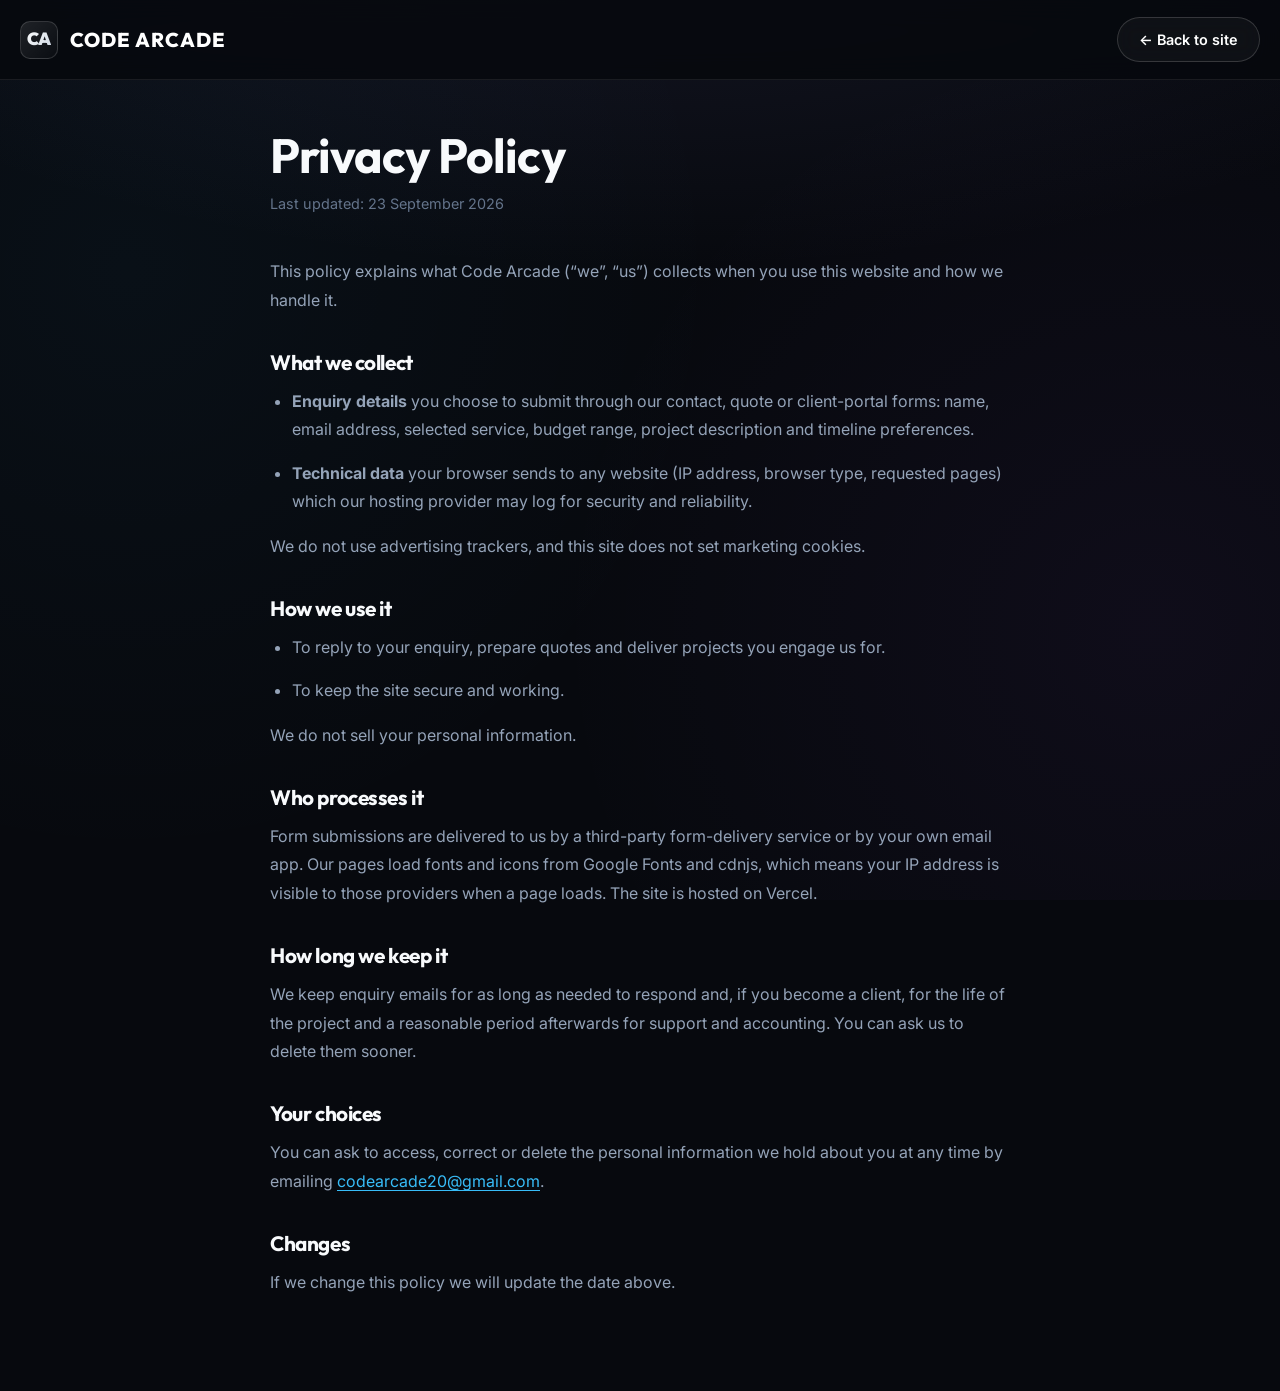
<file: privacy.html>
<!DOCTYPE html>
<html lang="en" dir="ltr">
<head>
  <meta charset="UTF-8" />
  <meta name="viewport" content="width=device-width, initial-scale=1.0" />
  <title>Privacy Policy | Code Arcade</title>
  <meta name="description" content="How Code Arcade collects, uses and protects your information." />
  <meta name="robots" content="index, follow" />
  <meta name="theme-color" content="#07090e" />
  <meta name="color-scheme" content="dark" />
  <link rel="canonical" href="https://codearcade20.vercel.app/privacy" />
  <link rel="icon" type="image/png" sizes="32x32" href="/assets/icons/favicon-32.png" />
  <link rel="apple-touch-icon" href="/assets/icons/apple-touch-icon.png" />
  <link rel="manifest" href="/manifest.json" />
  <link rel="preconnect" href="https://fonts.googleapis.com" />
  <link rel="preconnect" href="https://fonts.gstatic.com" crossorigin />
  <link href="https://fonts.googleapis.com/css2?family=Inter:wght@400;500;600&family=Outfit:wght@600;700;800&display=swap" rel="stylesheet" />
  <link rel="stylesheet" href="/css/style.css" />
  <style>
    .legal { max-width: 780px; margin: 0 auto; padding: calc(var(--header-height) + 3rem) 1.25rem 5rem; }
    .legal h1 { font-size: clamp(2rem, 5vw, 3rem); margin-bottom: .5rem; }
    .legal .updated { color: var(--text-muted); font-size: .9rem; margin-bottom: 2.5rem; }
    .legal h2 { font-size: 1.3rem; margin: 2.25rem 0 .75rem; }
    .legal p, .legal li { color: var(--text-secondary); line-height: 1.8; margin-bottom: .9rem; }
    .legal ul { list-style: disc; padding-left: 1.4rem; margin-bottom: 1rem; }
    .legal a { color: var(--cyan); text-decoration: underline; text-underline-offset: 3px; }
    .legal-bar { position: fixed; top: 0; left: 0; right: 0; height: var(--header-height); display: flex; align-items: center;
      justify-content: space-between; padding: 0 1.25rem; background: rgba(7,9,14,.85); backdrop-filter: blur(14px);
      border-bottom: 1px solid var(--border-subtle); z-index: 50; }
  </style>
</head>
<body>
  <header class="legal-bar">
    <a href="/" class="brand-logo" aria-label="Code Arcade home"><div class="brand-emblem" aria-hidden="true"><span>CA</span></div><span>CODE ARCADE</span></a>
    <a href="/" class="btn-login">&larr; Back to site</a>
  </header>
  <main class="legal" id="main-content">
    <h1>Privacy Policy</h1>
    <p class="updated">Last updated: 23 September 2026</p>
    <p>This policy explains what Code Arcade (&ldquo;we&rdquo;, &ldquo;us&rdquo;) collects when you use this website and how we handle it.</p>
    <h2>What we collect</h2>
    <ul>
      <li><strong>Enquiry details</strong> you choose to submit through our contact, quote or client-portal forms: name, email address, selected service, budget range, project description and timeline preferences.</li>
      <li><strong>Technical data</strong> your browser sends to any website (IP address, browser type, requested pages) which our hosting provider may log for security and reliability.</li>
    </ul>
    <p>We do not use advertising trackers, and this site does not set marketing cookies.</p>
    <h2>How we use it</h2>
    <ul>
      <li>To reply to your enquiry, prepare quotes and deliver projects you engage us for.</li>
      <li>To keep the site secure and working.</li>
    </ul>
    <p>We do not sell your personal information.</p>
    <h2>Who processes it</h2>
    <p>Form submissions are delivered to us by a third-party form-delivery service or by your own email app. Our pages load fonts and icons from Google Fonts and cdnjs, which means your IP address is visible to those providers when a page loads. The site is hosted on Vercel.</p>
    <h2>How long we keep it</h2>
    <p>We keep enquiry emails for as long as needed to respond and, if you become a client, for the life of the project and a reasonable period afterwards for support and accounting. You can ask us to delete them sooner.</p>
    <h2>Your choices</h2>
    <p>You can ask to access, correct or delete the personal information we hold about you at any time by emailing <a href="mailto:codearcade20@gmail.com">codearcade20@gmail.com</a>.</p>
    <h2>Changes</h2>
    <p>If we change this policy we will update the date above.</p>
  </main>
</body>
</html>
</file>
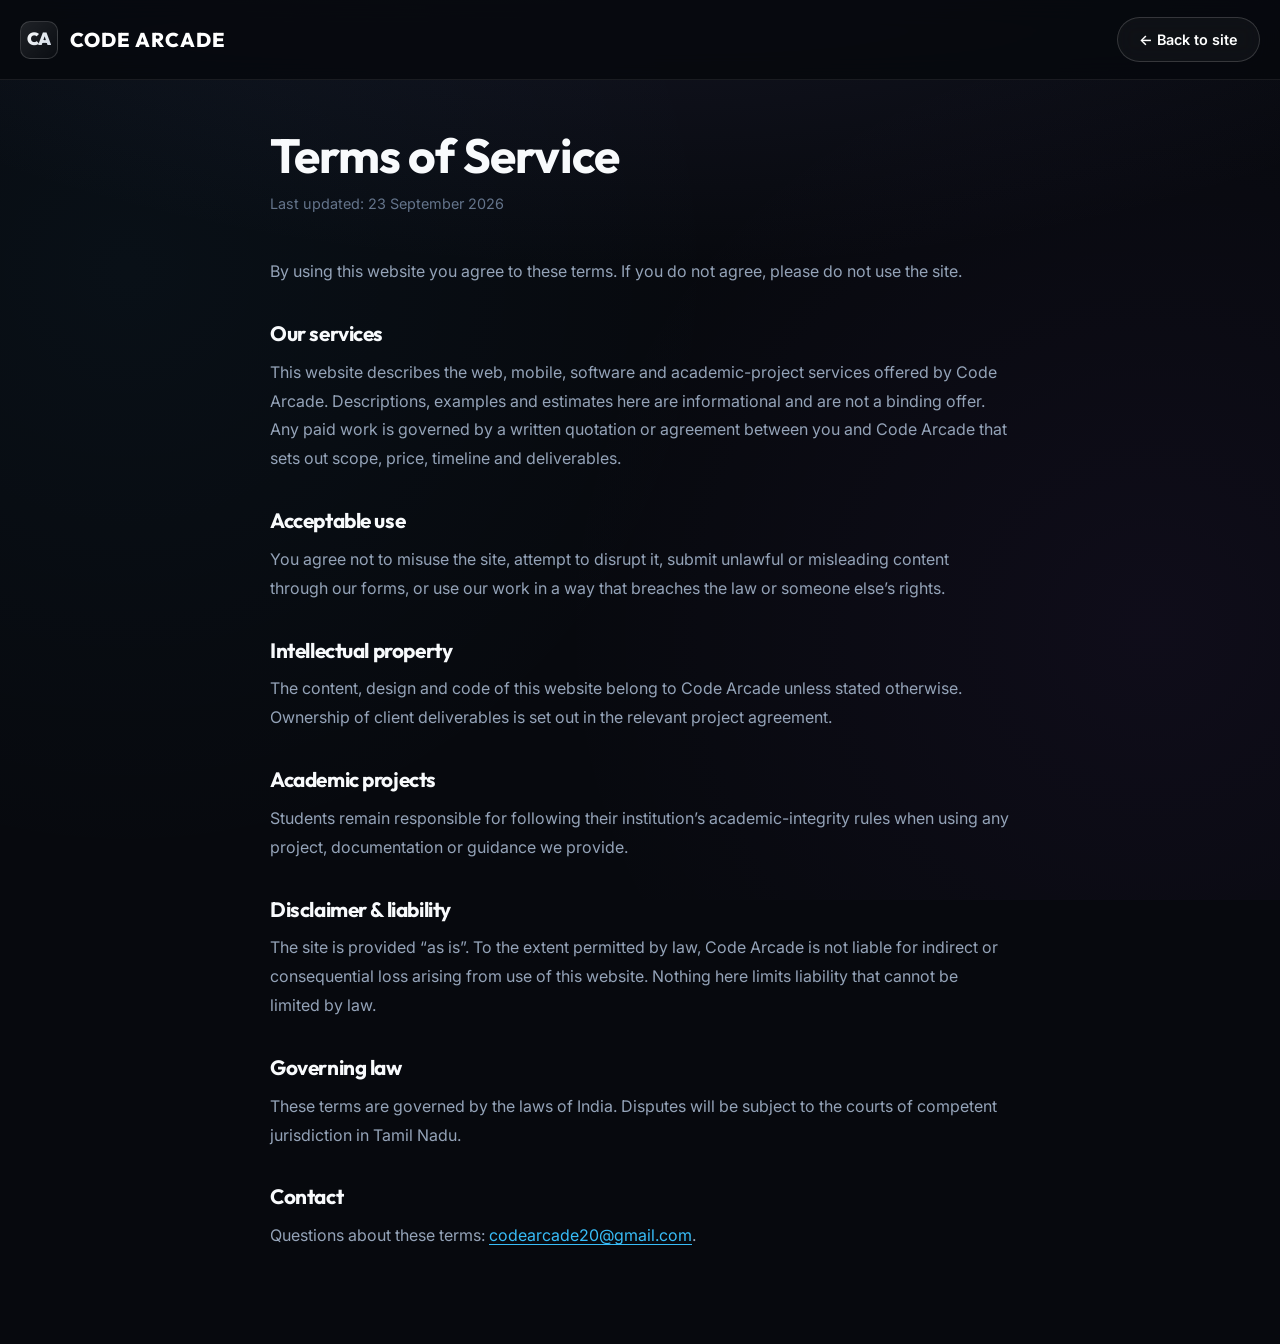
<file: terms.html>
<!DOCTYPE html>
<html lang="en" dir="ltr">
<head>
  <meta charset="UTF-8" />
  <meta name="viewport" content="width=device-width, initial-scale=1.0" />
  <title>Terms of Service | Code Arcade</title>
  <meta name="description" content="The terms for using the Code Arcade website and engaging our services." />
  <meta name="robots" content="index, follow" />
  <meta name="theme-color" content="#07090e" />
  <meta name="color-scheme" content="dark" />
  <link rel="canonical" href="https://codearcade20.vercel.app/terms" />
  <link rel="icon" type="image/png" sizes="32x32" href="/assets/icons/favicon-32.png" />
  <link rel="apple-touch-icon" href="/assets/icons/apple-touch-icon.png" />
  <link rel="manifest" href="/manifest.json" />
  <link rel="preconnect" href="https://fonts.googleapis.com" />
  <link rel="preconnect" href="https://fonts.gstatic.com" crossorigin />
  <link href="https://fonts.googleapis.com/css2?family=Inter:wght@400;500;600&family=Outfit:wght@600;700;800&display=swap" rel="stylesheet" />
  <link rel="stylesheet" href="/css/style.css" />
  <style>
    .legal { max-width: 780px; margin: 0 auto; padding: calc(var(--header-height) + 3rem) 1.25rem 5rem; }
    .legal h1 { font-size: clamp(2rem, 5vw, 3rem); margin-bottom: .5rem; }
    .legal .updated { color: var(--text-muted); font-size: .9rem; margin-bottom: 2.5rem; }
    .legal h2 { font-size: 1.3rem; margin: 2.25rem 0 .75rem; }
    .legal p, .legal li { color: var(--text-secondary); line-height: 1.8; margin-bottom: .9rem; }
    .legal ul { list-style: disc; padding-left: 1.4rem; margin-bottom: 1rem; }
    .legal a { color: var(--cyan); text-decoration: underline; text-underline-offset: 3px; }
    .legal-bar { position: fixed; top: 0; left: 0; right: 0; height: var(--header-height); display: flex; align-items: center;
      justify-content: space-between; padding: 0 1.25rem; background: rgba(7,9,14,.85); backdrop-filter: blur(14px);
      border-bottom: 1px solid var(--border-subtle); z-index: 50; }
  </style>
</head>
<body>
  <header class="legal-bar">
    <a href="/" class="brand-logo" aria-label="Code Arcade home"><div class="brand-emblem" aria-hidden="true"><span>CA</span></div><span>CODE ARCADE</span></a>
    <a href="/" class="btn-login">&larr; Back to site</a>
  </header>
  <main class="legal" id="main-content">
    <h1>Terms of Service</h1>
    <p class="updated">Last updated: 23 September 2026</p>
    <p>By using this website you agree to these terms. If you do not agree, please do not use the site.</p>
    <h2>Our services</h2>
    <p>This website describes the web, mobile, software and academic-project services offered by Code Arcade. Descriptions, examples and estimates here are informational and are not a binding offer. Any paid work is governed by a written quotation or agreement between you and Code Arcade that sets out scope, price, timeline and deliverables.</p>
    <h2>Acceptable use</h2>
    <p>You agree not to misuse the site, attempt to disrupt it, submit unlawful or misleading content through our forms, or use our work in a way that breaches the law or someone else&rsquo;s rights.</p>
    <h2>Intellectual property</h2>
    <p>The content, design and code of this website belong to Code Arcade unless stated otherwise. Ownership of client deliverables is set out in the relevant project agreement.</p>
    <h2>Academic projects</h2>
    <p>Students remain responsible for following their institution&rsquo;s academic-integrity rules when using any project, documentation or guidance we provide.</p>
    <h2>Disclaimer &amp; liability</h2>
    <p>The site is provided &ldquo;as is&rdquo;. To the extent permitted by law, Code Arcade is not liable for indirect or consequential loss arising from use of this website. Nothing here limits liability that cannot be limited by law.</p>
    <h2>Governing law</h2>
    <p>These terms are governed by the laws of India. Disputes will be subject to the courts of competent jurisdiction in Tamil Nadu.</p>
    <h2>Contact</h2>
    <p>Questions about these terms: <a href="mailto:codearcade20@gmail.com">codearcade20@gmail.com</a>.</p>
  </main>
</body>
</html>
</file>
<file: css/style.css>
/* ==========================================================================
   CODE ARCADE - DESIGN SYSTEM & CORE STYLES
   Aesthetic: Luxury Obsidian Dark, Neon Cyan & Violet Glows, Glassmorphism
   ========================================================================== */

:root {
  /* Color Palette */
  --bg-primary: #07090e;
  --bg-secondary: #0c101a;
  --bg-tertiary: #111726;
  --bg-card: rgba(17, 24, 39, 0.65);
  --bg-card-hover: rgba(26, 36, 56, 0.8);
  --bg-glass: rgba(13, 19, 33, 0.7);
  --bg-glass-dock: rgba(15, 23, 42, 0.65);

  /* Borders & Strokes */
  --border-subtle: rgba(255, 255, 255, 0.08);
  --border-highlight: rgba(255, 255, 255, 0.16);
  --border-neon-cyan: rgba(56, 189, 248, 0.4);
  --border-neon-violet: rgba(192, 132, 252, 0.4);

  /* Typography Colors */
  --text-main: #f8fafc;
  --text-secondary: #94a3b8;
  --text-muted: #64748b;
  --text-accent: #38bdf8;

  /* Accent Gradients */
  --grad-cyan-violet: linear-gradient(135deg, #38bdf8 0%, #818cf8 50%, #c084fc 100%);
  --grad-hero-text: linear-gradient(135deg, #38bdf8 0%, #a855f7 70%, #ec4899 100%);
  --grad-btn-primary: linear-gradient(135deg, #6366f1 0%, #8b5cf6 50%, #a855f7 100%);
  --grad-btn-hover: linear-gradient(135deg, #4f46e5 0%, #7c3aed 50%, #9333ea 100%);
  --grad-accent-border: linear-gradient(90deg, rgba(56, 189, 248, 0.5), rgba(168, 85, 247, 0.5), rgba(236, 72, 153, 0.5));
  --grad-dark-overlay: linear-gradient(180deg, rgba(7, 9, 14, 0.4) 0%, rgba(7, 9, 14, 0.95) 100%);

  /* Accents */
  --cyan: #38bdf8;
  --indigo: #6366f1;
  --violet: #8b5cf6;
  --pink: #ec4899;
  --emerald: #10b981;

  /* Shadows & Glows */
  --glow-cyan: 0 0 25px rgba(56, 189, 248, 0.25);
  --glow-violet: 0 0 30px rgba(139, 92, 246, 0.3);
  --glow-button: 0 10px 30px -5px rgba(124, 58, 237, 0.45);
  --shadow-card: 0 20px 40px -15px rgba(0, 0, 0, 0.7);
  --shadow-modal: 0 25px 60px -10px rgba(0, 0, 0, 0.85);

  /* Fonts */
  --font-sans: 'Outfit', -apple-system, BlinkMacSystemFont, 'Segoe UI', Roboto, sans-serif;
  --font-body: 'Inter', -apple-system, BlinkMacSystemFont, sans-serif;
  --font-mono: 'Fira Code', Consolas, Monaco, monospace;

  /* Spacing & Sizes */
  --max-width: 1280px;
  --header-height: 80px;
  --radius-sm: 8px;
  --radius-md: 14px;
  --radius-lg: 20px;
  --radius-xl: 28px;
  --radius-full: 9999px;

  /* Transitions */
  --trans-fast: 0.2s cubic-bezier(0.16, 1, 0.3, 1);
  --trans-base: 0.3s cubic-bezier(0.16, 1, 0.3, 1);
  --trans-slow: 0.6s cubic-bezier(0.16, 1, 0.3, 1);
}

/* Base Resets */
*, *::before, *::after {
  box-sizing: border-box;
  margin: 0;
  padding: 0;
}

html {
  scroll-behavior: smooth;
  font-size: 16px;
  background-color: var(--bg-primary);
  color: var(--text-main);
}

body {
  font-family: var(--font-body);
  background-color: var(--bg-primary);
  color: var(--text-main);
  line-height: 1.6;
  overflow-x: hidden;
  -webkit-font-smoothing: antialiased;
  -moz-osx-font-smoothing: grayscale;
  background-image: 
    radial-gradient(ellipse 80% 50% at 50% -20%, rgba(120, 119, 198, 0.15), transparent),
    radial-gradient(circle 600px at 10% 30%, rgba(56, 189, 248, 0.04), transparent),
    radial-gradient(circle 600px at 90% 70%, rgba(168, 85, 247, 0.05), transparent);
  background-attachment: fixed;
}

/* Typography Hierarchy */
h1, h2, h3, h4, h5, h6 {
  font-family: var(--font-sans);
  color: var(--text-main);
  font-weight: 700;
  letter-spacing: -0.02em;
  line-height: 1.15;
}

p {
  color: var(--text-secondary);
}

a {
  color: inherit;
  text-decoration: none;
  transition: var(--trans-fast);
}

ul {
  list-style: none;
}

button, input, textarea, select {
  font-family: inherit;
  font-size: inherit;
  border: none;
  outline: none;
}

img {
  max-width: 100%;
  display: block;
  object-fit: cover;
}

/* Utility Containers */
.container {
  width: 100%;
  max-width: var(--max-width);
  margin-left: auto;
  margin-right: auto;
  padding-left: 2rem;
  padding-right: 2rem;
}

.section {
  padding: 6.5rem 0;
  position: relative;
}

.section-tag {
  display: inline-flex;
  align-items: center;
  gap: 0.5rem;
  font-family: var(--font-mono);
  font-size: 0.8rem;
  font-weight: 600;
  text-transform: uppercase;
  letter-spacing: 0.15em;
  color: var(--cyan);
  margin-bottom: 1rem;
}

.section-tag::before {
  content: '';
  display: inline-block;
  width: 6px;
  height: 6px;
  border-radius: 50%;
  background: var(--cyan);
  box-shadow: 0 0 8px var(--cyan);
}

.section-title {
  font-size: clamp(2.2rem, 4vw, 3.2rem);
  font-weight: 800;
  margin-bottom: 1.25rem;
  line-height: 1.15;
}

.section-subtitle {
  font-size: 1.1rem;
  max-width: 640px;
  color: var(--text-secondary);
  line-height: 1.7;
}

.gradient-text {
  background: var(--grad-cyan-violet);
  -webkit-background-clip: text;
  -webkit-text-fill-color: transparent;
}

.gradient-reality {
  background: linear-gradient(135deg, #38bdf8 10%, #a855f7 60%, #f472b6 100%);
  -webkit-background-clip: text;
  -webkit-text-fill-color: transparent;
}

/* Navbar */
.navbar {
  position: fixed;
  top: 0;
  left: 0;
  width: 100%;
  height: var(--header-height);
  z-index: 100;
  display: flex;
  align-items: center;
  transition: all 0.3s ease;
  backdrop-filter: blur(20px);
  -webkit-backdrop-filter: blur(20px);
  border-bottom: 1px solid transparent;
}

.navbar.scrolled {
  background: rgba(7, 10, 17, 0.88);
  border-bottom-color: var(--border-subtle);
  box-shadow: 0 10px 30px -10px rgba(0, 0, 0, 0.7);
}

.nav-container {
  display: flex;
  align-items: center;
  justify-content: space-between;
  width: 100%;
}

.brand-logo {
  display: flex;
  align-items: center;
  gap: 0.75rem;
  font-family: var(--font-sans);
  font-size: 1.25rem;
  font-weight: 800;
  letter-spacing: 0.05em;
  color: #ffffff;
}

.brand-emblem {
  display: flex;
  align-items: center;
  justify-content: center;
  width: 38px;
  height: 38px;
  border-radius: 10px;
  background: linear-gradient(135deg, rgba(255, 255, 255, 0.1), rgba(255, 255, 255, 0.02));
  border: 1px solid rgba(255, 255, 255, 0.15);
  position: relative;
  overflow: hidden;
}

.brand-emblem span {
  font-weight: 900;
  font-size: 1.1rem;
  letter-spacing: -0.05em;
  background: linear-gradient(135deg, #ffffff 0%, #cbd5e1 100%);
  -webkit-background-clip: text;
  -webkit-text-fill-color: transparent;
}

.nav-links {
  display: flex;
  align-items: center;
  gap: 2.25rem;
  background: rgba(255, 255, 255, 0.03);
  border: 1px solid var(--border-subtle);
  padding: 0.5rem 1.5rem;
  border-radius: var(--radius-full);
  backdrop-filter: blur(12px);
}

.nav-link {
  font-size: 0.95rem;
  font-weight: 500;
  color: var(--text-secondary);
  position: relative;
  padding: 0.25rem 0.2rem;
  transition: color var(--trans-fast);
}

.nav-link:hover, .nav-link.active {
  color: #ffffff;
}

.nav-link.active::after {
  content: '';
  position: absolute;
  bottom: -4px;
  left: 15%;
  right: 15%;
  height: 2px;
  background: var(--cyan);
  border-radius: 2px;
  box-shadow: 0 0 8px var(--cyan);
}

.nav-actions {
  display: flex;
  align-items: center;
  gap: 1rem;
}

/* Glassmorphic Outline Pill Button (Client Login) */
.btn-login {
  display: inline-flex;
  align-items: center;
  gap: 0.6rem;
  padding: 0.6rem 1.3rem;
  border-radius: var(--radius-full);
  font-size: 0.9rem;
  font-weight: 600;
  color: #ffffff;
  background: rgba(255, 255, 255, 0.04);
  border: 1px solid rgba(255, 255, 255, 0.16);
  backdrop-filter: blur(10px);
  cursor: pointer;
  transition: all var(--trans-fast);
}

.btn-login:hover {
  background: rgba(255, 255, 255, 0.1);
  border-color: rgba(255, 255, 255, 0.32);
  transform: translateY(-2px);
  box-shadow: 0 8px 20px -6px rgba(0, 0, 0, 0.5);
}

.btn-login svg {
  transition: transform var(--trans-fast);
}

.btn-login:hover svg.arrow {
  transform: translateX(3px);
}

/* Mobile Nav Toggle */
.mobile-toggle {
  display: none;
  background: transparent;
  color: #ffffff;
  font-size: 1.5rem;
  cursor: pointer;
  padding: 0.4rem;
}

/* Hero Section */
.hero-section {
  position: relative;
  min-height: 100vh;
  display: flex;
  flex-direction: column;
  justify-content: space-between;
  padding-top: calc(var(--header-height) + 2rem);
  padding-bottom: 2.5rem;
  overflow: hidden;
}

/* Photorealistic Dusk Office Background */
.hero-bg {
  position: absolute;
  top: 0;
  left: 0;
  width: 100%;
  height: 100%;
  z-index: 0;
  background-image: url('../assets/images/hero-bg.webp');
  background-size: cover;
  background-position: center right;
  opacity: 0.88;
}

.hero-overlay {
  position: absolute;
  top: 0;
  left: 0;
  width: 100%;
  height: 100%;
  z-index: 1;
  background: linear-gradient(
    90deg,
    rgba(7, 9, 14, 0.96) 0%,
    rgba(7, 9, 14, 0.88) 45%,
    rgba(7, 9, 14, 0.35) 80%,
    rgba(7, 9, 14, 0.55) 100%
  );
}

/* Glass partition branding in hero visual matching image */
.hero-glass-brand {
  position: absolute;
  right: 5%;
  top: 22%;
  z-index: 2;
  text-align: right;
  pointer-events: none;
  padding: 1.75rem 2.25rem;
  background: rgba(255, 255, 255, 0.025);
  border: 1px solid rgba(255, 255, 255, 0.08);
  border-radius: var(--radius-lg);
  backdrop-filter: blur(14px);
  -webkit-backdrop-filter: blur(14px);
  box-shadow: 0 20px 40px rgba(0, 0, 0, 0.5);
  animation: floatSubtle 6s ease-in-out infinite alternate;
}

@keyframes floatSubtle {
  0% { transform: translateY(0px); }
  100% { transform: translateY(-8px); }
}

.hero-glass-brand .brand-logo-glow {
  font-family: var(--font-sans);
  font-weight: 800;
  font-size: 1.6rem;
  letter-spacing: 0.08em;
  color: #ffffff;
  display: flex;
  align-items: center;
  justify-content: flex-end;
  gap: 0.75rem;
  text-shadow: 0 0 25px rgba(255, 255, 255, 0.5);
}

.hero-glass-brand .brand-subtext {
  font-family: var(--font-mono);
  font-size: 0.78rem;
  letter-spacing: 0.25em;
  color: var(--text-secondary);
  margin-top: 0.5rem;
}

.hero-content {
  position: relative;
  z-index: 3;
  max-width: 700px;
  padding-top: 2rem;
}

.hero-eyebrow {
  display: inline-flex;
  align-items: center;
  gap: 0.6rem;
  font-family: var(--font-mono);
  font-size: 0.85rem;
  font-weight: 600;
  letter-spacing: 0.2em;
  color: #cbd5e1;
  margin-bottom: 1.5rem;
}

.hero-title {
  font-size: clamp(2.8rem, 5.5vw, 4.5rem);
  font-weight: 800;
  line-height: 1.08;
  letter-spacing: -0.03em;
  margin-bottom: 1.5rem;
  color: #ffffff;
}

.hero-description {
  font-size: 1.125rem;
  line-height: 1.7;
  color: #cbd5e1;
  margin-bottom: 2.25rem;
  max-width: 580px;
}

/* Hero Action Buttons */
.hero-buttons {
  display: flex;
  align-items: center;
  gap: 1.25rem;
  flex-wrap: wrap;
  margin-bottom: 3.5rem;
}

.btn-primary {
  display: inline-flex;
  align-items: center;
  gap: 0.75rem;
  padding: 0.9rem 2rem;
  border-radius: var(--radius-full);
  font-weight: 600;
  font-size: 0.95rem;
  color: #ffffff;
  background: var(--grad-btn-primary);
  box-shadow: var(--glow-button);
  cursor: pointer;
  transition: all var(--trans-fast);
  border: 1px solid rgba(255, 255, 255, 0.2);
}

.btn-primary:hover {
  background: var(--grad-btn-hover);
  transform: translateY(-2px);
  box-shadow: 0 14px 35px -4px rgba(124, 58, 237, 0.65);
}

.btn-secondary {
  display: inline-flex;
  align-items: center;
  gap: 0.75rem;
  padding: 0.9rem 2rem;
  border-radius: var(--radius-full);
  font-weight: 600;
  font-size: 0.95rem;
  color: #f8fafc;
  background: rgba(15, 23, 42, 0.7);
  border: 1px solid rgba(255, 255, 255, 0.16);
  backdrop-filter: blur(12px);
  cursor: pointer;
  transition: all var(--trans-fast);
}

.btn-secondary:hover {
  background: rgba(30, 41, 59, 0.85);
  border-color: rgba(255, 255, 255, 0.3);
  transform: translateY(-2px);
  box-shadow: 0 10px 25px -5px rgba(0, 0, 0, 0.5);
}

/* Metric / Stat Badges */
.hero-stats {
  display: flex;
  align-items: center;
  gap: 3.5rem;
  flex-wrap: wrap;
}

.stat-item {
  display: flex;
  flex-direction: column;
  gap: 0.25rem;
}

.stat-number {
  font-family: var(--font-sans);
  font-size: 2.25rem;
  font-weight: 800;
  letter-spacing: -0.02em;
  color: #ffffff;
  line-height: 1;
}

.stat-label {
  font-size: 0.875rem;
  color: var(--text-secondary);
  font-weight: 500;
}

/* Floating Frosted Glass Dock (Hero Bottom Bar) */
.hero-dock-wrapper {
  position: relative;
  z-index: 3;
  width: 100%;
  margin-top: 3.5rem;
}

.hero-dock {
  display: grid;
  grid-template-columns: repeat(4, 1fr);
  gap: 1px;
  background: rgba(255, 255, 255, 0.08);
  border: 1px solid rgba(255, 255, 255, 0.12);
  border-radius: var(--radius-lg);
  backdrop-filter: blur(24px);
  -webkit-backdrop-filter: blur(24px);
  overflow: hidden;
  box-shadow: 
    0 20px 40px -10px rgba(0, 0, 0, 0.8),
    inset 0 1px 0 rgba(255, 255, 255, 0.15);
}

.dock-card {
  background: rgba(11, 16, 26, 0.78);
  padding: 1.5rem 1.6rem;
  display: flex;
  align-items: flex-start;
  gap: 1.1rem;
  position: relative;
  transition: all var(--trans-fast);
  cursor: pointer;
  text-decoration: none;
}

.dock-card:hover {
  background: rgba(20, 29, 48, 0.88);
}

.dock-icon-box {
  width: 44px;
  height: 44px;
  min-width: 44px;
  border-radius: var(--radius-md);
  background: rgba(56, 189, 248, 0.1);
  border: 1px solid rgba(56, 189, 248, 0.2);
  display: flex;
  align-items: center;
  justify-content: center;
  color: var(--cyan);
  transition: all var(--trans-fast);
}

.dock-card:nth-child(2) .dock-icon-box {
  background: rgba(129, 140, 248, 0.1);
  border-color: rgba(129, 140, 248, 0.2);
  color: #818cf8;
}

.dock-card:nth-child(3) .dock-icon-box {
  background: rgba(192, 132, 252, 0.1);
  border-color: rgba(192, 132, 252, 0.2);
  color: #c084fc;
}

.dock-card:nth-child(4) .dock-icon-box {
  background: rgba(244, 114, 182, 0.1);
  border-color: rgba(244, 114, 182, 0.2);
  color: #f472b6;
}

.dock-card:hover .dock-icon-box {
  transform: scale(1.08);
  box-shadow: 0 0 15px rgba(56, 189, 248, 0.3);
}

.dock-card-content {
  flex: 1;
}

.dock-card-title {
  font-family: var(--font-sans);
  font-size: 0.95rem;
  font-weight: 700;
  color: #ffffff;
  margin-bottom: 0.35rem;
}

.dock-card-desc {
  font-size: 0.8rem;
  color: var(--text-secondary);
  line-height: 1.45;
}

.dock-card-arrow {
  color: var(--text-muted);
  font-size: 0.85rem;
  transition: all var(--trans-fast);
  margin-top: 0.25rem;
}

.dock-card:hover .dock-card-arrow {
  color: #ffffff;
  transform: translateX(4px);
}

/* ==========================================================================
   UNIQUE SECTION SCROLL TRANSITIONS & AMBIENT EFFECTS
   ========================================================================== */

/* 1. Neon Scroll Progress Bar */
.scroll-progress-container {
  position: fixed;
  top: 0;
  left: 0;
  width: 100%;
  height: 3px;
  z-index: 10000;
  background: transparent;
  pointer-events: none;
}

.scroll-progress-bar {
  height: 100%;
  width: 0%;
  background: linear-gradient(90deg, #38bdf8 0%, #818cf8 40%, #c084fc 80%, #f472b6 100%);
  box-shadow: 0 0 14px rgba(56, 189, 248, 0.8), 0 0 28px rgba(192, 132, 252, 0.6);
  position: relative;
  transition: width 0.08s ease-out;
}

.scroll-progress-bar::after {
  content: '';
  position: absolute;
  right: -2px;
  top: -2px;
  width: 7px;
  height: 7px;
  border-radius: 50%;
  background: #ffffff;
  box-shadow: 0 0 10px #ffffff, 0 0 20px #38bdf8;
}

/* 2. Floating Ambient Glow Spotlight */
.ambient-glow-follower {
  position: fixed;
  top: 0;
  left: 0;
  width: 500px;
  height: 500px;
  border-radius: 50%;
  pointer-events: none;
  background: radial-gradient(circle, rgba(99, 102, 241, 0.09) 0%, rgba(56, 189, 248, 0.03) 40%, transparent 70%);
  filter: blur(40px);
  z-index: 0;
  transform: translate(-50%, -50%);
  transition: transform 0.6s cubic-bezier(0.16, 1, 0.3, 1), background 1s ease;
  will-change: transform;
}

/* 3. Glowing Section Laser Divider Beam */
.section-divider-beam {
  width: 100%;
  max-width: var(--max-width);
  height: 1px;
  margin: 0 auto;
  position: relative;
  background: linear-gradient(
    90deg,
    transparent 0%,
    rgba(56, 189, 248, 0.05) 15%,
    rgba(56, 189, 248, 0.5) 35%,
    rgba(192, 132, 252, 0.9) 50%,
    rgba(56, 189, 248, 0.5) 65%,
    rgba(56, 189, 248, 0.05) 85%,
    transparent 100%
  );
  box-shadow: 0 0 20px rgba(129, 140, 248, 0.45);
  overflow: visible;
}

.section-divider-beam::after {
  content: '';
  position: absolute;
  left: 50%;
  top: 50%;
  transform: translate(-50%, -50%);
  width: 8px;
  height: 8px;
  border-radius: 50%;
  background: #ffffff;
  box-shadow: 0 0 10px #ffffff, 0 0 20px #38bdf8, 0 0 35px #a855f7;
  animation: pulseDividerGem 3s ease-in-out infinite alternate;
}

@keyframes pulseDividerGem {
  0% { transform: translate(-50%, -50%) scale(0.9); opacity: 0.7; }
  100% { transform: translate(-50%, -50%) scale(1.3); opacity: 1; }
}

/* 4. Scroll Reveal Transitions */
.reveal {
  opacity: 0;
  transform: translateY(40px) scale(0.97);
  filter: blur(6px);
  transition: opacity 0.85s cubic-bezier(0.16, 1, 0.3, 1),
              transform 0.85s cubic-bezier(0.16, 1, 0.3, 1),
              filter 0.85s cubic-bezier(0.16, 1, 0.3, 1);
  will-change: opacity, transform, filter;
}

.reveal.is-revealed {
  opacity: 1;
  transform: translateY(0) scale(1);
  filter: blur(0);
}

.reveal-left {
  opacity: 0;
  transform: translateX(-50px) scale(0.97);
  filter: blur(6px);
  transition: opacity 0.85s cubic-bezier(0.16, 1, 0.3, 1),
              transform 0.85s cubic-bezier(0.16, 1, 0.3, 1),
              filter 0.85s cubic-bezier(0.16, 1, 0.3, 1);
  will-change: opacity, transform, filter;
}

.reveal-left.is-revealed {
  opacity: 1;
  transform: translateX(0) scale(1);
  filter: blur(0);
}

.reveal-right {
  opacity: 0;
  transform: translateX(50px) scale(0.97);
  filter: blur(6px);
  transition: opacity 0.85s cubic-bezier(0.16, 1, 0.3, 1),
              transform 0.85s cubic-bezier(0.16, 1, 0.3, 1),
              filter 0.85s cubic-bezier(0.16, 1, 0.3, 1);
  will-change: opacity, transform, filter;
}

.reveal-right.is-revealed {
  opacity: 1;
  transform: translateX(0) scale(1);
  filter: blur(0);
}

.reveal-zoom {
  opacity: 0;
  transform: scale(0.92);
  filter: blur(8px);
  transition: opacity 0.9s cubic-bezier(0.16, 1, 0.3, 1),
              transform 0.9s cubic-bezier(0.16, 1, 0.3, 1),
              filter 0.9s cubic-bezier(0.16, 1, 0.3, 1);
  will-change: opacity, transform, filter;
}

.reveal-zoom.is-revealed {
  opacity: 1;
  transform: scale(1);
  filter: blur(0);
}

/* Staggered Delay Offsets */
.stagger-1 { transition-delay: 0.08s; }
.stagger-2 { transition-delay: 0.16s; }
.stagger-3 { transition-delay: 0.24s; }
.stagger-4 { transition-delay: 0.32s; }
.stagger-5 { transition-delay: 0.40s; }
.stagger-6 { transition-delay: 0.48s; }

/* Section: DO NOT add perspective here — it breaks position:fixed children
   (navbar, modals, scroll progress bar, ambient glow) */

/* ============================================================
   PRODUCTION ADDITIONS: Preloader, Scroll-To-Top, Skip Link,
   Focus Styles, Spin, Reduced Motion, Print
   ============================================================ */

/* Skip-to-content link (Accessibility) */
.skip-link {
  position: fixed;
  top: -100%;
  left: 1rem;
  z-index: 99999;
  padding: 0.75rem 1.5rem;
  background: var(--cyan);
  color: #07090e;
  font-weight: 700;
  font-size: 0.9rem;
  border-radius: var(--radius-md);
  text-decoration: none;
  transition: top 0.2s ease;
}

.skip-link:focus {
  top: 1rem;
}

/* Focus-visible ring — keyboard navigation */
:focus-visible {
  outline: 2px solid var(--cyan);
  outline-offset: 3px;
  border-radius: 4px;
}

/* Preloader */
#preloader {
  position: fixed;
  inset: 0;
  z-index: 99998;
  background: var(--bg-primary);
  display: flex;
  flex-direction: column;
  align-items: center;
  justify-content: center;
  gap: 1.5rem;
  transition: opacity 0.5s ease, visibility 0.5s ease;
}

#preloader.preloader--hidden {
  opacity: 0;
  visibility: hidden;
  pointer-events: none;
}

.preloader-logo {
  display: flex;
  align-items: center;
  gap: 0.75rem;
  font-family: var(--font-sans);
  font-size: 1.5rem;
  font-weight: 800;
  letter-spacing: 0.06em;
  color: #ffffff;
  animation: preloaderFade 0.8s ease forwards;
}

.preloader-bar-container {
  width: 220px;
  height: 3px;
  background: rgba(255, 255, 255, 0.08);
  border-radius: 99px;
  overflow: hidden;
}

.preloader-bar {
  height: 100%;
  width: 0%;
  background: linear-gradient(90deg, #38bdf8, #a855f7, #f472b6);
  border-radius: 99px;
  animation: preloaderLoad 1.8s cubic-bezier(0.4, 0, 0.2, 1) forwards;
  box-shadow: 0 0 15px rgba(56, 189, 248, 0.6);
}

@keyframes preloaderLoad {
  0%   { width: 0%; }
  60%  { width: 75%; }
  90%  { width: 92%; }
  100% { width: 100%; }
}

@keyframes preloaderFade {
  from { opacity: 0; transform: translateY(8px); }
  to   { opacity: 1; transform: translateY(0); }
}

/* Scroll-to-Top Button */
#scroll-to-top {
  position: fixed;
  bottom: 2rem;
  right: 2rem;
  z-index: 500;
  width: 48px;
  height: 48px;
  border-radius: 50%;
  background: var(--grad-btn-primary);
  border: 1px solid rgba(255, 255, 255, 0.2);
  color: #ffffff;
  font-size: 1.1rem;
  display: flex;
  align-items: center;
  justify-content: center;
  cursor: pointer;
  box-shadow: 0 8px 25px rgba(124, 58, 237, 0.5), 0 0 20px rgba(56, 189, 248, 0.3);
  opacity: 0;
  transform: translateY(20px) scale(0.85);
  pointer-events: none;
  transition: opacity 0.3s ease, transform 0.3s ease, box-shadow var(--trans-fast);
}

#scroll-to-top.visible {
  opacity: 1;
  transform: translateY(0) scale(1);
  pointer-events: auto;
}

#scroll-to-top:hover {
  box-shadow: 0 12px 30px rgba(124, 58, 237, 0.7), 0 0 25px rgba(56, 189, 248, 0.5);
  transform: translateY(-3px) scale(1.05);
}

/* Form inline error messages */
.field-error {
  display: block;
  font-size: 0.78rem;
  color: #f87171;
  margin-top: 0.35rem;
  font-weight: 500;
  padding-left: 0.25rem;
}

.form-input[aria-invalid="true"],
.form-textarea[aria-invalid="true"],
.form-select[aria-invalid="true"] {
  border-color: rgba(248, 113, 113, 0.6) !important;
  background: rgba(248, 113, 113, 0.04) !important;
}

/* Toast close button */
.toast-close {
  margin-left: auto;
  background: transparent;
  border: none;
  color: var(--text-secondary);
  font-size: 1.1rem;
  cursor: pointer;
  padding: 0 0.25rem;
  transition: color var(--trans-fast);
  flex-shrink: 0;
}

.toast-close:hover { color: #ffffff; }

/* Toast variants */
.toast--error  { border-color: rgba(248, 113, 113, 0.6); }
.toast--info   { border-color: rgba(99, 102, 241, 0.5); }
.toast--error  .toast-icon { color: #f87171; }
.toast--info   .toast-icon { color: #818cf8; }

/* Spin animation for loading states */
.spin-icon {
  animation: spinAnim 0.8s linear infinite;
  display: inline-block;
}

@keyframes spinAnim {
  to { transform: rotate(360deg); }
}

/* ── prefers-reduced-motion ── */
@media (prefers-reduced-motion: reduce) {
  *,
  *::before,
  *::after {
    animation-duration: 0.01ms !important;
    animation-iteration-count: 1 !important;
    transition-duration: 0.01ms !important;
    scroll-behavior: auto !important;
  }

  .reveal,
  .reveal-left,
  .reveal-right,
  .reveal-zoom {
    opacity: 1 !important;
    transform: none !important;
    filter: none !important;
    transition: none !important;
  }

  .hero-glass-brand { animation: none !important; }
  .preloader-bar { animation: none !important; width: 100% !important; }
  .ambient-glow-follower { display: none !important; }
}

/* ── Print styles ── */
@media print {
  .navbar,
  .hero-bg,
  .hero-overlay,
  .hero-glass-brand,
  .ambient-glow-follower,
  .scroll-progress-container,
  .hero-dock,
  .section-divider-beam,
  .modal-overlay,
  #scroll-to-top,
  #preloader,
  .btn-primary,
  .btn-secondary,
  .btn-login {
    display: none !important;
  }

  body {
    background: #ffffff !important;
    color: #000000 !important;
  }

  .section-title, h1, h2, h3 {
    color: #000000 !important;
    -webkit-text-fill-color: #000000 !important;
  }

  a[href]::after {
    content: ' (' attr(href) ')';
    font-size: 0.75em;
    color: #555;
  }
}
</file>
<file: css/components.css>
/* ==========================================================================
   CODE ARCADE - COMPONENTS & SECTIONS
   Services Cards, Code Playground, Projects, Tech Stack, Modals, Forms
   ========================================================================== */

/* Section Layouts */
.services-section-header {
  display: flex;
  align-items: flex-end;
  justify-content: space-between;
  margin-bottom: 3.5rem;
  flex-wrap: wrap;
  gap: 1.5rem;
}

.view-all-link {
  display: inline-flex;
  align-items: center;
  gap: 0.6rem;
  font-family: var(--font-sans);
  font-weight: 600;
  font-size: 0.95rem;
  color: var(--cyan);
  transition: all var(--trans-fast);
}

.view-all-link:hover {
  color: #ffffff;
  transform: translateX(4px);
}

/* 4 Image Cards Grid (Matching User Image Layout) */
.services-grid {
  display: grid;
  grid-template-columns: repeat(4, 1fr);
  gap: 1.5rem;
}

.service-card {
  background: rgba(14, 20, 32, 0.75);
  border: 1px solid var(--border-subtle);
  border-radius: var(--radius-lg);
  overflow: hidden;
  display: flex;
  flex-direction: column;
  transition: all var(--trans-base);
  box-shadow: 0 15px 35px -10px rgba(0, 0, 0, 0.6);
  position: relative;
}

.service-card:hover {
  transform: translateY(-6px);
  border-color: rgba(255, 255, 255, 0.2);
  box-shadow: 0 25px 45px -12px rgba(0, 0, 0, 0.8), 0 0 25px rgba(56, 189, 248, 0.15);
}

.service-card-media {
  position: relative;
  width: 100%;
  aspect-ratio: 16/10;
  overflow: hidden;
  background: #000;
}

.service-card-media img {
  width: 100%;
  height: 100%;
  object-fit: cover;
  transition: transform var(--trans-slow);
}

.service-card:hover .service-card-media img {
  transform: scale(1.06);
}

.service-card-media::after {
  content: '';
  position: absolute;
  bottom: 0;
  left: 0;
  width: 100%;
  height: 50%;
  background: linear-gradient(180deg, transparent 0%, rgba(14, 20, 32, 0.9) 100%);
}

.service-card-body {
  padding: 1.5rem;
  display: flex;
  flex-direction: column;
  flex: 1;
  justify-content: space-between;
}

.service-card-title {
  font-size: 1.15rem;
  font-weight: 700;
  color: #ffffff;
  margin-bottom: 0.6rem;
}

.service-card-desc {
  font-size: 0.875rem;
  color: var(--text-secondary);
  line-height: 1.55;
  margin-bottom: 1.5rem;
  flex: 1;
}

.service-card-footer {
  display: flex;
  align-items: center;
  justify-content: flex-end;
}

.circle-arrow-btn {
  width: 36px;
  height: 36px;
  border-radius: 50%;
  background: rgba(255, 255, 255, 0.06);
  border: 1px solid rgba(255, 255, 255, 0.12);
  display: flex;
  align-items: center;
  justify-content: center;
  color: #cbd5e1;
  cursor: pointer;
  transition: all var(--trans-fast);
}

.service-card:hover .circle-arrow-btn {
  background: var(--cyan);
  border-color: var(--cyan);
  color: #07090e;
  transform: translateX(3px);
  box-shadow: 0 0 15px rgba(56, 189, 248, 0.5);
}

/* Feature Details Grid */
.features-grid {
  display: grid;
  grid-template-columns: repeat(3, 1fr);
  gap: 1.75rem;
  margin-top: 3.5rem;
}

.feature-box {
  background: rgba(14, 20, 32, 0.55);
  border: 1px solid var(--border-subtle);
  border-radius: var(--radius-lg);
  padding: 2.25rem;
  transition: all var(--trans-base);
  position: relative;
  overflow: hidden;
  backdrop-filter: blur(12px);
}

.feature-box::before {
  content: '';
  position: absolute;
  top: 0;
  left: 0;
  right: 0;
  height: 2px;
  background: var(--grad-cyan-violet);
  opacity: 0;
  transition: opacity var(--trans-fast);
}

.feature-box:hover {
  transform: translateY(-4px);
  border-color: rgba(255, 255, 255, 0.18);
  background: rgba(18, 26, 42, 0.7);
}

.feature-box:hover::before {
  opacity: 1;
}

.feature-icon-wrapper {
  width: 52px;
  height: 52px;
  border-radius: var(--radius-md);
  background: rgba(99, 102, 241, 0.1);
  border: 1px solid rgba(99, 102, 241, 0.25);
  display: flex;
  align-items: center;
  justify-content: center;
  color: #818cf8;
  margin-bottom: 1.5rem;
  font-size: 1.35rem;
}

.feature-box:nth-child(2) .feature-icon-wrapper {
  background: rgba(56, 189, 248, 0.1);
  border-color: rgba(56, 189, 248, 0.25);
  color: var(--cyan);
}

.feature-box:nth-child(3) .feature-icon-wrapper {
  background: rgba(236, 72, 153, 0.1);
  border-color: rgba(236, 72, 153, 0.25);
  color: var(--pink);
}

.feature-box h3 {
  font-size: 1.25rem;
  margin-bottom: 0.75rem;
  color: #ffffff;
}

.feature-box p {
  font-size: 0.925rem;
  line-height: 1.6;
}

/* Interactive Code Playground (Live Runner) */
.playground-section {
  position: relative;
  background: radial-gradient(circle at 50% 50%, rgba(99, 102, 241, 0.05), transparent 70%);
}

.editor-window {
  background: #0b0f19;
  border: 1px solid rgba(255, 255, 255, 0.12);
  border-radius: var(--radius-xl);
  overflow: hidden;
  box-shadow: 0 25px 50px -12px rgba(0, 0, 0, 0.85), 0 0 35px rgba(56, 189, 248, 0.1);
}

.editor-header {
  display: flex;
  align-items: center;
  justify-content: space-between;
  padding: 0.85rem 1.5rem;
  background: #080b12;
  border-bottom: 1px solid var(--border-subtle);
}

.editor-dots {
  display: flex;
  align-items: center;
  gap: 0.5rem;
}

.dot {
  width: 12px;
  height: 12px;
  border-radius: 50%;
}

.dot-red { background: #ef4444; }
.dot-yellow { background: #f59e0b; }
.dot-green { background: #10b981; }

.editor-title {
  font-family: var(--font-mono);
  font-size: 0.85rem;
  color: var(--text-secondary);
  display: flex;
  align-items: center;
  gap: 0.5rem;
}

.editor-actions {
  display: flex;
  align-items: center;
  gap: 0.75rem;
}

.btn-run-code {
  display: inline-flex;
  align-items: center;
  gap: 0.5rem;
  padding: 0.45rem 1.1rem;
  border-radius: var(--radius-full);
  background: var(--emerald);
  color: #052e16;
  font-family: var(--font-mono);
  font-weight: 700;
  font-size: 0.8rem;
  cursor: pointer;
  transition: all var(--trans-fast);
}

.btn-run-code:hover {
  background: #34d399;
  box-shadow: 0 0 15px rgba(16, 185, 129, 0.4);
  transform: translateY(-1px);
}

.editor-body {
  display: grid;
  grid-template-columns: 1.25fr 1fr;
  min-height: 380px;
}

.code-pane {
  background: #090d16;
  padding: 1.5rem;
  font-family: var(--font-mono);
  font-size: 0.9rem;
  line-height: 1.7;
  overflow-x: auto;
  border-right: 1px solid var(--border-subtle);
}

.code-line {
  display: flex;
}

.line-no {
  color: #475569;
  user-select: none;
  min-width: 2.2rem;
  text-align: right;
  padding-right: 1rem;
}

.line-content {
  color: #e2e8f0;
}

/* Syntax Highlights */
.token-keyword { color: #c084fc; font-weight: 600; }
.token-var { color: #38bdf8; }
.token-string { color: #34d399; }
.token-comment { color: #64748b; font-style: italic; }
.token-function { color: #fbbf24; }
.token-punct { color: #94a3b8; }

.console-pane {
  background: #07090f;
  padding: 1.5rem;
  display: flex;
  flex-direction: column;
}

.console-title {
  font-family: var(--font-mono);
  font-size: 0.78rem;
  color: #64748b;
  text-transform: uppercase;
  letter-spacing: 0.1em;
  margin-bottom: 1rem;
  display: flex;
  align-items: center;
  justify-content: space-between;
}

.console-output {
  font-family: var(--font-mono);
  font-size: 0.875rem;
  color: #a7f3d0;
  line-height: 1.6;
  flex: 1;
  white-space: pre-wrap;
  word-break: break-word;
}

.console-status {
  margin-top: 1rem;
  padding-top: 0.75rem;
  border-top: 1px solid rgba(255, 255, 255, 0.06);
  font-family: var(--font-mono);
  font-size: 0.75rem;
  color: var(--text-muted);
}

/* Projects Showcase Section */
.projects-header {
  text-align: center;
  max-width: 680px;
  margin: 0 auto 3rem auto;
}

.projects-filter-bar {
  display: flex;
  align-items: center;
  justify-content: center;
  gap: 0.75rem;
  margin-bottom: 3.5rem;
  flex-wrap: wrap;
}

.filter-btn {
  padding: 0.55rem 1.4rem;
  border-radius: var(--radius-full);
  background: rgba(255, 255, 255, 0.04);
  border: 1px solid var(--border-subtle);
  color: var(--text-secondary);
  font-size: 0.875rem;
  font-weight: 500;
  cursor: pointer;
  transition: all var(--trans-fast);
}

.filter-btn:hover, .filter-btn.active {
  background: rgba(255, 255, 255, 0.1);
  border-color: var(--cyan);
  color: #ffffff;
  box-shadow: 0 0 15px rgba(56, 189, 248, 0.2);
}

.projects-grid {
  display: grid;
  grid-template-columns: repeat(3, 1fr);
  gap: 2rem;
}

.project-card {
  background: rgba(14, 20, 32, 0.65);
  border: 1px solid var(--border-subtle);
  border-radius: var(--radius-lg);
  overflow: hidden;
  display: flex;
  flex-direction: column;
  transition: all var(--trans-base);
  backdrop-filter: blur(12px);
}

.project-card:hover {
  transform: translateY(-8px);
  border-color: rgba(255, 255, 255, 0.2);
  box-shadow: 0 20px 40px -10px rgba(0, 0, 0, 0.8), 0 0 20px rgba(129, 140, 248, 0.2);
}

.project-media {
  position: relative;
  aspect-ratio: 16/10;
  overflow: hidden;
}

.project-media img {
  width: 100%;
  height: 100%;
  object-fit: cover;
  transition: transform var(--trans-slow);
}

.project-card:hover .project-media img {
  transform: scale(1.08);
}

.project-badge {
  position: absolute;
  top: 1rem;
  left: 1rem;
  padding: 0.35rem 0.85rem;
  border-radius: var(--radius-full);
  background: rgba(7, 9, 14, 0.85);
  border: 1px solid rgba(255, 255, 255, 0.15);
  font-family: var(--font-mono);
  font-size: 0.75rem;
  font-weight: 600;
  color: var(--cyan);
  backdrop-filter: blur(8px);
}

.project-body {
  padding: 1.75rem;
  display: flex;
  flex-direction: column;
  flex: 1;
}

.project-title {
  font-size: 1.25rem;
  font-weight: 700;
  margin-bottom: 0.75rem;
  color: #ffffff;
}

.project-desc {
  font-size: 0.9rem;
  color: var(--text-secondary);
  line-height: 1.6;
  margin-bottom: 1.5rem;
  flex: 1;
}

.project-tags {
  display: flex;
  flex-wrap: wrap;
  gap: 0.5rem;
  margin-bottom: 1.5rem;
}

.tech-tag {
  font-family: var(--font-mono);
  font-size: 0.75rem;
  padding: 0.25rem 0.65rem;
  border-radius: 6px;
  background: rgba(255, 255, 255, 0.05);
  color: #94a3b8;
  border: 1px solid rgba(255, 255, 255, 0.06);
}

.project-links {
  display: flex;
  align-items: center;
  justify-content: space-between;
  padding-top: 1.25rem;
  border-top: 1px solid var(--border-subtle);
}

.project-demo-link {
  display: inline-flex;
  align-items: center;
  gap: 0.5rem;
  font-size: 0.875rem;
  font-weight: 600;
  color: var(--cyan);
}

.project-demo-link:hover {
  color: #ffffff;
}

/* Tech Stack Chips */
.tech-section {
  text-align: center;
}

.tech-grid {
  display: flex;
  flex-wrap: wrap;
  justify-content: center;
  gap: 1.25rem;
  max-width: 960px;
  margin: 3.5rem auto 0 auto;
}

.tech-pill {
  display: inline-flex;
  align-items: center;
  gap: 0.75rem;
  padding: 0.75rem 1.4rem;
  background: rgba(15, 23, 42, 0.6);
  border: 1px solid var(--border-subtle);
  border-radius: var(--radius-full);
  font-size: 0.95rem;
  font-weight: 600;
  color: #f1f5f9;
  backdrop-filter: blur(12px);
  transition: all var(--trans-fast);
}

.tech-pill:hover {
  background: rgba(30, 41, 59, 0.9);
  border-color: var(--cyan);
  transform: translateY(-3px);
  box-shadow: 0 10px 20px -5px rgba(56, 189, 248, 0.3);
}

.tech-pill i {
  font-size: 1.2rem;
  color: var(--cyan);
}

/* Why Choose Us Grid */
.why-grid {
  display: grid;
  grid-template-columns: repeat(3, 1fr);
  gap: 1.75rem;
  margin-top: 3.5rem;
}

.why-card {
  background: rgba(14, 20, 32, 0.65);
  border: 1px solid var(--border-subtle);
  border-radius: var(--radius-lg);
  padding: 2.25rem;
  position: relative;
  transition: all var(--trans-base);
}

.why-card:hover {
  border-color: rgba(192, 132, 252, 0.4);
  transform: translateY(-4px);
  box-shadow: 0 15px 35px -10px rgba(0, 0, 0, 0.8), 0 0 20px rgba(192, 132, 252, 0.15);
}

.why-number {
  font-family: var(--font-mono);
  font-size: 2rem;
  font-weight: 800;
  color: rgba(255, 255, 255, 0.1);
  margin-bottom: 1rem;
}

.why-card h3 {
  font-size: 1.25rem;
  margin-bottom: 0.75rem;
  color: #ffffff;
}

.why-card p {
  font-size: 0.925rem;
  line-height: 1.65;
}

/* Contact / Let's Connect Section */
.contact-wrapper {
  display: grid;
  grid-template-columns: 1fr 1.35fr;
  gap: 4rem;
  background: rgba(11, 16, 26, 0.6);
  border: 1px solid var(--border-subtle);
  border-radius: var(--radius-xl);
  padding: 3.5rem;
  backdrop-filter: blur(20px);
  box-shadow: 0 25px 60px -15px rgba(0, 0, 0, 0.7);
}

.contact-info-col {
  display: flex;
  flex-direction: column;
}

.contact-info-list {
  display: flex;
  flex-direction: column;
  gap: 1.5rem;
  margin: 2.5rem 0;
}

.contact-info-item {
  display: flex;
  align-items: center;
  gap: 1.25rem;
  padding: 1rem 1.25rem;
  background: rgba(255, 255, 255, 0.03);
  border: 1px solid var(--border-subtle);
  border-radius: var(--radius-md);
  transition: all var(--trans-fast);
}

.contact-info-item:hover {
  background: rgba(255, 255, 255, 0.07);
  border-color: rgba(255, 255, 255, 0.2);
  transform: translateX(4px);
}

.contact-icon-box {
  width: 44px;
  height: 44px;
  border-radius: var(--radius-sm);
  background: rgba(56, 189, 248, 0.12);
  border: 1px solid rgba(56, 189, 248, 0.25);
  display: flex;
  align-items: center;
  justify-content: center;
  color: var(--cyan);
  font-size: 1.2rem;
}

.contact-info-label {
  font-size: 0.75rem;
  text-transform: uppercase;
  letter-spacing: 0.1em;
  color: var(--text-muted);
  margin-bottom: 0.25rem;
}

.contact-info-val {
  font-size: 0.95rem;
  font-weight: 600;
  color: #ffffff;
}

.social-links-bar {
  display: flex;
  align-items: center;
  gap: 0.85rem;
  margin-top: auto;
}

.social-circle-btn {
  width: 42px;
  height: 42px;
  border-radius: 50%;
  background: rgba(255, 255, 255, 0.04);
  border: 1px solid var(--border-subtle);
  display: flex;
  align-items: center;
  justify-content: center;
  color: var(--text-secondary);
  font-size: 1.1rem;
  transition: all var(--trans-fast);
}

.social-circle-btn:hover {
  background: var(--cyan);
  border-color: var(--cyan);
  color: #07090e;
  transform: translateY(-3px);
  box-shadow: 0 0 15px rgba(56, 189, 248, 0.4);
}

/* Contact Form */
.contact-form {
  display: flex;
  flex-direction: column;
  gap: 1.25rem;
}

.form-row {
  display: grid;
  grid-template-columns: 1fr 1fr;
  gap: 1.25rem;
}

.form-group {
  display: flex;
  flex-direction: column;
  gap: 0.5rem;
}

.form-label {
  font-size: 0.85rem;
  font-weight: 600;
  color: #cbd5e1;
}

.form-input, .form-select, .form-textarea {
  width: 100%;
  background: rgba(15, 23, 42, 0.8);
  border: 1px solid rgba(255, 255, 255, 0.12);
  border-radius: var(--radius-md);
  padding: 0.85rem 1.2rem;
  color: #ffffff;
  font-size: 0.95rem;
  transition: all var(--trans-fast);
}

.form-input:focus, .form-select:focus, .form-textarea:focus {
  border-color: var(--cyan);
  background: rgba(20, 30, 55, 0.9);
  box-shadow: 0 0 15px rgba(56, 189, 248, 0.25);
}

.form-textarea {
  min-height: 120px;
  resize: vertical;
}

.btn-submit {
  width: 100%;
  padding: 1rem;
  border-radius: var(--radius-md);
  background: var(--grad-btn-primary);
  color: #ffffff;
  font-weight: 700;
  font-size: 1rem;
  cursor: pointer;
  transition: all var(--trans-fast);
  display: flex;
  align-items: center;
  justify-content: center;
  gap: 0.75rem;
  box-shadow: var(--glow-button);
}

.btn-submit:hover {
  background: var(--grad-btn-hover);
  transform: translateY(-2px);
  box-shadow: 0 15px 35px -5px rgba(124, 58, 237, 0.6);
}

/* Footer */
.footer {
  border-top: 1px solid var(--border-subtle);
  background: #05070b;
  padding: 4.5rem 0 2rem 0;
  margin-top: 6rem;
}

.footer-top {
  display: grid;
  grid-template-columns: 1.5fr 1fr 1fr 1fr;
  gap: 3rem;
  margin-bottom: 4rem;
}

.footer-brand p {
  margin-top: 1rem;
  max-width: 320px;
  font-size: 0.9rem;
  line-height: 1.6;
}

.footer-col h4 {
  font-size: 1rem;
  font-weight: 700;
  color: #ffffff;
  margin-bottom: 1.25rem;
}

.footer-links {
  display: flex;
  flex-direction: column;
  gap: 0.75rem;
}

.footer-links a {
  font-size: 0.875rem;
  color: var(--text-secondary);
  transition: color var(--trans-fast);
}

.footer-links a:hover {
  color: var(--cyan);
  transform: translateX(3px);
}

.footer-bottom {
  display: flex;
  align-items: center;
  justify-content: space-between;
  padding-top: 2rem;
  border-top: 1px solid rgba(255, 255, 255, 0.05);
  font-size: 0.85rem;
  color: var(--text-muted);
}

/* Modals */
.modal-overlay {
  position: fixed;
  top: 0;
  left: 0;
  width: 100%;
  height: 100%;
  background: rgba(3, 5, 8, 0.85);
  backdrop-filter: blur(16px);
  -webkit-backdrop-filter: blur(16px);
  z-index: 1000;
  display: flex;
  align-items: center;
  justify-content: center;
  padding: 1.5rem;
  opacity: 0;
  pointer-events: none;
  transition: opacity 0.3s ease;
}

.modal-overlay.active {
  opacity: 1;
  pointer-events: auto;
}

.modal-card {
  width: 100%;
  max-width: 480px;
  background: #0d121e;
  border: 1px solid rgba(255, 255, 255, 0.16);
  border-radius: var(--radius-xl);
  padding: 2.5rem;
  position: relative;
  box-shadow: var(--shadow-modal), 0 0 40px rgba(56, 189, 248, 0.15);
  transform: translateY(20px) scale(0.96);
  transition: all 0.3s cubic-bezier(0.16, 1, 0.3, 1);
}

.modal-overlay.active .modal-card {
  transform: translateY(0) scale(1);
}

.modal-close-btn {
  position: absolute;
  top: 1.5rem;
  right: 1.5rem;
  width: 36px;
  height: 36px;
  border-radius: 50%;
  background: rgba(255, 255, 255, 0.06);
  color: var(--text-secondary);
  display: flex;
  align-items: center;
  justify-content: center;
  font-size: 1.1rem;
  cursor: pointer;
  transition: all var(--trans-fast);
}

.modal-close-btn:hover {
  background: rgba(255, 255, 255, 0.15);
  color: #ffffff;
}

.modal-header {
  text-align: center;
  margin-bottom: 2rem;
}

.modal-header h3 {
  font-size: 1.75rem;
  margin-bottom: 0.5rem;
}

.modal-header p {
  font-size: 0.9rem;
}

/* Toast Notifications */
.toast-container {
  position: fixed;
  bottom: 2rem;
  right: 2rem;
  z-index: 2000;
  display: flex;
  flex-direction: column;
  gap: 0.75rem;
  pointer-events: none;
}

.toast {
  pointer-events: auto;
  min-width: 320px;
  background: rgba(14, 20, 32, 0.95);
  border: 1px solid var(--cyan);
  border-radius: var(--radius-md);
  padding: 1rem 1.25rem;
  display: flex;
  align-items: center;
  gap: 1rem;
  box-shadow: 0 15px 35px rgba(0, 0, 0, 0.8), 0 0 20px rgba(56, 189, 248, 0.3);
  transform: translateY(30px);
  opacity: 0;
  transition: all 0.3s cubic-bezier(0.16, 1, 0.3, 1);
}

.toast.show {
  transform: translateY(0);
  opacity: 1;
}

.toast-icon {
  font-size: 1.25rem;
  color: var(--cyan);
}

.toast-message {
  font-size: 0.875rem;
  color: #ffffff;
}
</file>
<file: css/responsive.css>
/* ==========================================================================
   CODE ARCADE - RESPONSIVE STYLES
   Mobile, Tablet, and Fluid Breakpoints
   ========================================================================== */

@media (max-width: 1200px) {
  .services-grid {
    grid-template-columns: repeat(2, 1fr);
    gap: 1.5rem;
  }

  .hero-dock {
    grid-template-columns: repeat(2, 1fr);
  }

  .projects-grid {
    grid-template-columns: repeat(2, 1fr);
  }

  .hero-glass-brand {
    display: none;
  }
}

@media (max-width: 992px) {
  .features-grid {
    grid-template-columns: repeat(2, 1fr);
  }

  .why-grid {
    grid-template-columns: repeat(2, 1fr);
  }

  .contact-wrapper {
    grid-template-columns: 1fr;
    gap: 2.5rem;
    padding: 2.5rem;
  }

  .footer-top {
    grid-template-columns: 1fr 1fr;
    gap: 2.5rem;
  }

  .editor-body {
    grid-template-columns: 1fr;
  }

  .code-pane {
    border-right: none;
    border-bottom: 1px solid var(--border-subtle);
  }
}

@media (max-width: 768px) {
  :root {
    --header-height: 70px;
  }

  .container {
    padding-left: 1.25rem;
    padding-right: 1.25rem;
  }

  .section {
    padding: 4.5rem 0;
  }

  /* Mobile Navbar */
  .mobile-toggle {
    display: block;
  }

  .nav-links {
    position: fixed;
    top: var(--header-height);
    left: 0;
    width: 100%;
    background: rgba(7, 10, 17, 0.98);
    backdrop-filter: blur(25px);
    -webkit-backdrop-filter: blur(25px);
    flex-direction: column;
    padding: 2rem 1.5rem;
    border-radius: 0;
    border: none;
    border-bottom: 1px solid var(--border-subtle);
    gap: 1.5rem;
    transform: translateY(-150%);
    opacity: 0;
    pointer-events: none;
    transition: all 0.35s ease;
  }

  .nav-links.active {
    transform: translateY(0);
    opacity: 1;
    pointer-events: auto;
  }

  .hero-section {
    min-height: auto;
    padding-top: calc(var(--header-height) + 1.5rem);
    padding-bottom: 2rem;
  }

  .hero-title {
    font-size: 2.4rem;
  }

  .hero-buttons {
    flex-direction: column;
    align-items: stretch;
    gap: 1rem;
  }

  .btn-primary, .btn-secondary {
    justify-content: center;
    width: 100%;
  }

  .hero-stats {
    gap: 1.5rem;
    justify-content: space-between;
  }

  .stat-number {
    font-size: 1.75rem;
  }

  .hero-dock {
    grid-template-columns: 1fr;
  }

  .services-grid {
    grid-template-columns: 1fr;
  }

  .features-grid {
    grid-template-columns: 1fr;
  }

  .projects-grid {
    grid-template-columns: 1fr;
  }

  .why-grid {
    grid-template-columns: 1fr;
  }

  .form-row {
    grid-template-columns: 1fr;
  }

  .footer-top {
    grid-template-columns: 1fr;
    gap: 2rem;
  }

  .footer-bottom {
    flex-direction: column;
    gap: 1rem;
    text-align: center;
  }

  .toast {
    min-width: 280px;
    width: calc(100vw - 2.5rem);
    right: 1.25rem;
    bottom: 1.25rem;
  }
}


/* ==========================================================================
   RESPONSIVE v2 - fluid sizing, better breakpoints, touch & safe-area support
   ========================================================================== */

/* Mobile browsers: 100vh ignores the URL bar; svh/dvh don't */
.hero-section { min-height: 100vh; min-height: 100svh; }

/* Navigation collapses to a drawer earlier so it never crowds at tablet widths */
@media (max-width: 1100px) {
  .mobile-toggle { display: block; min-width: 44px; min-height: 44px; }
  .nav-links {
    position: fixed; top: var(--header-height); left: 0; width: 100%;
    max-height: calc(100vh - var(--header-height)); max-height: calc(100dvh - var(--header-height));
    overflow-y: auto; flex-direction: column; align-items: stretch;
    padding: 1.5rem; gap: 0.25rem; border-radius: 0; border: none;
    border-bottom: 1px solid var(--border-subtle);
    background: rgba(7, 10, 17, 0.97);
    backdrop-filter: blur(25px); -webkit-backdrop-filter: blur(25px);
    transform: translateY(-12px); opacity: 0; pointer-events: none; visibility: hidden;
    transition: transform 0.35s var(--ease-out, ease), opacity 0.3s ease, visibility 0s linear 0.35s;
  }
  .nav-links.active {
    transform: translateY(0); opacity: 1; pointer-events: auto; visibility: visible;
    transition-delay: 0s;
  }
  .nav-link { display: block; padding: 0.9rem 0.5rem; font-size: 1.05rem; }
  .nav-link.active::after { display: none; }
  /* stagger the links in */
  .nav-links.active .nav-link { animation: heroRise 0.5s var(--ease-out, ease) both; }
  .nav-links.active .nav-link:nth-child(2) { animation-delay: 0.04s; }
  .nav-links.active .nav-link:nth-child(3) { animation-delay: 0.08s; }
  .nav-links.active .nav-link:nth-child(4) { animation-delay: 0.12s; }
  .nav-links.active .nav-link:nth-child(5) { animation-delay: 0.16s; }
  .nav-links.active .nav-link:nth-child(6) { animation-delay: 0.20s; }
}

@media (max-width: 992px) {
  .section-title { text-wrap: balance; }
  .contact-wrapper { padding: 2rem; }
}

@media (max-width: 768px) {
  .hero-content { padding-top: 0.5rem; }
  .hero-description { font-size: 1.02rem; }
  .projects-filter-bar {
    justify-content: flex-start; flex-wrap: nowrap; overflow-x: auto;
    margin-left: -1.25rem; margin-right: -1.25rem; padding: 0 1.25rem 0.5rem;
    scrollbar-width: none; -webkit-overflow-scrolling: touch;
  }
  .projects-filter-bar::-webkit-scrollbar { display: none; }
  .filter-btn { flex-shrink: 0; white-space: nowrap; }
  .services-section-header { align-items: flex-start; }
  .tech-grid { gap: 0.6rem; }
  .tech-pill { padding: 0.6rem 1rem; font-size: 0.85rem; }
  .code-pane { font-size: 0.8rem; padding: 1rem; }
  .console-output { font-size: 0.8rem; }
  .editor-header { flex-wrap: wrap; gap: 0.75rem; }
  .modal-card { padding: 1.75rem 1.25rem; border-radius: var(--radius-lg); }
  .modal-close-btn { top: 1rem; right: 1rem; }
  .contact-wrapper { padding: 1.5rem; border-radius: var(--radius-lg); }
  .toast-container { left: 1rem; right: 1rem; bottom: 1rem; }
  .toast { width: 100%; min-width: 0; right: auto; bottom: auto; }
  #scroll-to-top { right: 1rem; bottom: 1rem; }
  .hero-overlay::before, .hero-overlay::after { filter: blur(55px); }
}

/* Small phones */
@media (max-width: 480px) {
  .container { padding-left: 1rem; padding-right: 1rem; }
  .section { padding: 3.5rem 0; }
  .brand-logo span:last-child { font-size: 0.95rem; letter-spacing: 0.04em; }
  .btn-login { padding: 0.5rem 0.8rem; }
  .btn-login span, .btn-login svg.arrow { display: none; }   /* icon-only Client Login */
  .btn-login { min-width: 44px; min-height: 44px; justify-content: center; }
  .hero-stats { gap: 1rem; }
  .stat-number { font-size: 1.5rem; }
  .stat-label { font-size: 0.72rem; }
  .form-input, .form-select, .form-textarea { font-size: 16px; }  /* stops iOS focus-zoom */
  .footer-bottom > div { flex-wrap: wrap; justify-content: center; gap: 1rem !important; }
}
@media (max-width: 360px) {
  .hero-title { font-size: 2rem; }
  .filter-btn { padding: 0.5rem 0.9rem; font-size: 0.82rem; }
}

/* Short landscape phones: don't force a full-height hero */
@media (max-height: 520px) and (orientation: landscape) {
  .hero-section { min-height: auto; padding-bottom: 2rem; }
}

/* Large / ultra-wide displays */
@media (min-width: 1680px) {
  :root { --max-width: 1440px; }
  html { font-size: 17px; }
}

/* Notches & home indicators */
@supports (padding: max(0px)) {
  .navbar { padding-left: env(safe-area-inset-left); padding-right: env(safe-area-inset-right); }
  .footer { padding-bottom: max(1rem, env(safe-area-inset-bottom)); }
  #scroll-to-top { margin-bottom: env(safe-area-inset-bottom); }
}

/* Comfortable touch targets on touch devices */
@media (hover: none) and (pointer: coarse) {
  .footer-links a, .social-circle-btn, .circle-arrow-btn { min-height: 44px; }
  .ambient-glow-follower { display: none; }
}
</file>
<file: css/animations.css>
/* ==========================================================================
   CODE ARCADE - MOTION LAYER + ROBUSTNESS FIXES
   Loaded after style/components/responsive so it can refine them safely.
   Animations use transform/opacity only (GPU friendly).
   ========================================================================== */

:root { --ease-out: cubic-bezier(0.16, 1, 0.3, 1); }
html { scroll-padding-top: calc(var(--header-height) + 12px); }

/* ---------- 1. Never-blank safety net (no JS / script failure) ---------- */
html:not(.js) #preloader,
html.js-failed #preloader { display: none !important; }

html:not(.js) .reveal, html:not(.js) .reveal-left,
html:not(.js) .reveal-right, html:not(.js) .reveal-zoom,
html.js-failed .reveal, html.js-failed .reveal-left,
html.js-failed .reveal-right, html.js-failed .reveal-zoom {
  opacity: 1 !important; transform: none !important;
  filter: none !important; transition: none !important;
}

/* ---------- 2. Hero entrance choreography ---------- */
@keyframes heroRise {
  from { opacity: 0; transform: translateY(30px); filter: blur(8px); }
  to   { opacity: 1; transform: translateY(0);    filter: blur(0); }
}
html.js:not(.is-ready):not(.js-failed) .hero-content > *,
html.js:not(.is-ready):not(.js-failed) .hero-dock,
html.js:not(.is-ready):not(.js-failed) .hero-glass-brand { opacity: 0; }

html.is-ready .hero-content > * { animation: heroRise 0.95s var(--ease-out) both; }
html.is-ready .hero-content > :nth-child(1) { animation-delay: 0.10s; }
html.is-ready .hero-content > :nth-child(2) { animation-delay: 0.22s; }
html.is-ready .hero-content > :nth-child(3) { animation-delay: 0.36s; }
html.is-ready .hero-content > :nth-child(4) { animation-delay: 0.50s; }
html.is-ready .hero-content > :nth-child(5) { animation-delay: 0.64s; }
html.is-ready .hero-dock { animation: heroRise 1s var(--ease-out) 0.75s both; }
html.is-ready .hero-glass-brand { animation: heroRise 1s var(--ease-out) 0.5s both, floatSubtle 6s ease-in-out 1.5s infinite alternate; }

/* ---------- 3. Living gradient text ---------- */
@keyframes gradientShift { from { background-position: 0% 50%; } to { background-position: 100% 50%; } }
.gradient-reality {
  background-size: 220% 220%;
  animation: gradientShift 7s ease-in-out infinite alternate;
}

/* ---------- 4. Aurora orbs behind hero ---------- */
.hero-overlay { overflow: hidden; }
.hero-overlay::before, .hero-overlay::after {
  content: ""; position: absolute; border-radius: 50%;
  pointer-events: none; will-change: transform; filter: blur(80px);
}
.hero-overlay::before {
  width: 46vmax; height: 46vmax; left: -14vmax; top: -12vmax;
  background: radial-gradient(circle, rgba(99, 102, 241, 0.5), transparent 65%);
  animation: orbA 19s ease-in-out infinite alternate;
}
.hero-overlay::after {
  width: 38vmax; height: 38vmax; right: -10vmax; bottom: -14vmax;
  background: radial-gradient(circle, rgba(56, 189, 248, 0.38), transparent 65%);
  animation: orbB 23s ease-in-out infinite alternate;
}
@keyframes orbA { to { transform: translate(14vmax, 10vmax) scale(1.15); } }
@keyframes orbB { to { transform: translate(-12vmax, -9vmax) scale(1.2); } }

/* ---------- 5. Particle network canvas + hero parallax ---------- */
.hero-canvas { position: absolute; inset: 0; width: 100%; height: 100%; z-index: 2; pointer-events: none; opacity: 0.75; }
.hero-bg { top: -10%; height: 120%; will-change: translate; }

/* ---------- 6. Card tilt + glare, magnetic buttons ---------- */
.tilt { position: relative; transform-style: preserve-3d; }
.tilt-glare {
  position: absolute; inset: 0; border-radius: inherit; pointer-events: none;
  opacity: 0; transition: opacity 0.3s ease; z-index: 3;
  background: radial-gradient(420px circle at var(--mx, 50%) var(--my, 50%), rgba(255, 255, 255, 0.10), transparent 45%);
}
.tilt:hover > .tilt-glare { opacity: 1; }

/* ---------- 7. Gentle floating tech pills (uses `translate`, so hover lift still works) ---------- */
@keyframes pillFloat { to { translate: 0 -6px; } }
.tech-pill { animation: pillFloat 4.5s ease-in-out infinite alternate; }
.tech-pill:nth-child(3n + 1) { animation-delay: 0s; }
.tech-pill:nth-child(3n + 2) { animation-delay: -1.5s; }
.tech-pill:nth-child(3n)     { animation-delay: -3s; }
.tech-pill:hover { animation-play-state: paused; }

/* ---------- 8. Terminal lines + spinner ---------- */
@keyframes lineIn { from { opacity: 0; transform: translateX(-6px); } to { opacity: 1; transform: none; } }
.console-line { animation: lineIn 0.25s ease-out both; }
.animate-spin { animation: spinAnim 0.8s linear infinite; }

/* ---------- 9. Robustness fixes ---------- */
/* Closed modals must not be tab-focusable or exposed to screen readers */
.modal-overlay { visibility: hidden; overflow-y: auto; transition: opacity 0.3s ease, visibility 0s linear 0.3s; }
.modal-overlay.active { visibility: visible; transition: opacity 0.3s ease, visibility 0s; }
.modal-card { max-height: calc(100vh - 3rem); max-height: calc(100dvh - 3rem); overflow-y: auto; }
#scroll-to-top:not(.visible) { visibility: hidden; }

/* ---------- 10. Motion preferences ---------- */
@media (prefers-reduced-motion: reduce) {
  .hero-canvas, .hero-overlay::before, .hero-overlay::after { display: none !important; }
  .gradient-reality, .tech-pill, .hero-glass-brand { animation: none !important; }
  .hero-bg { translate: none !important; }
}
@media (hover: none) { .tilt-glare { display: none; } }


/* ==========================================================================
   11. SCROLL PERFORMANCE
   ========================================================================== */
/* Fixed body backgrounds repaint the whole viewport on every scroll frame.
   A position:fixed pseudo-element is promoted to its own GPU layer instead. */
body { background-image: none; background-color: transparent; }
body::before {
  content: ""; position: fixed; inset: 0; z-index: -1; pointer-events: none;
  background-image:
    radial-gradient(ellipse 80% 50% at 50% -20%, rgba(120, 119, 198, 0.15), transparent),
    radial-gradient(circle 600px at 10% 30%, rgba(56, 189, 248, 0.04), transparent),
    radial-gradient(circle 600px at 90% 70%, rgba(168, 85, 247, 0.05), transparent);
}
/* Blur filters on ~40 revealing elements were the main paint cost */
.reveal, .reveal-left, .reveal-right, .reveal-zoom { filter: none !important; will-change: auto; }
/* Keep glass only where it is cheap and visible (navbar + hero dock) */
.nav-links, .hero-glass-brand, .btn-secondary, .btn-login, .feature-box, .project-card,
.project-badge, .tech-pill, .contact-wrapper { -webkit-backdrop-filter: none; backdrop-filter: none; }
.hero-dock { -webkit-backdrop-filter: blur(10px); backdrop-filter: blur(10px); }
/* Big animated blurs are GPU-expensive; the gradients already fade to transparent */
.hero-overlay::before, .hero-overlay::after { filter: none !important; }
.ambient-glow-follower { display: none !important; }
.tech-pill { animation: none; }
/* Scroll progress: transform instead of width (no layout work) */
.scroll-progress-bar { width: 100% !important; transform: scaleX(0); transform-origin: 0 50%; transition: none; will-change: transform; }
.scroll-progress-bar::after { display: none; }
</file>
<file: css/experience.css>
/* ==========================================================================
   CODE ARCADE - EXPERIENCE LAYER
   Explorer, purpose section, conversational lead flow, project rail
   ========================================================================== */
@keyframes panelIn { from { opacity: 0; transform: translateY(14px); } to { opacity: 1; transform: none; } }
@keyframes imgIn   { from { opacity: 0; transform: scale(1.06); } to { opacity: 1; transform: none; } }
.link-btn { background: none; color: var(--cyan); text-decoration: underline; text-underline-offset: 3px; cursor: pointer; font-size: inherit; }

/* ---------- 1. "Start where you are" explorer ---------- */
.explorer { display: grid; grid-template-columns: minmax(280px, 360px) 1fr; gap: 1.5rem; align-items: stretch; }
.explorer-tabs { display: flex; flex-direction: column; gap: 0.6rem; }
.ex-tab {
  display: flex; align-items: center; gap: 1rem; text-align: left; padding: 1rem 1.1rem;
  border-radius: var(--radius-md); background: rgba(15, 23, 42, 0.6); border: 1px solid var(--border-subtle);
  color: var(--text-main); cursor: pointer;
  transition: transform 0.3s var(--ease-out), border-color 0.25s, background 0.25s;
}
.ex-tab:hover { transform: translateX(4px); border-color: var(--border-highlight); }
.ex-tab.active { background: linear-gradient(135deg, rgba(99, 102, 241, 0.24), rgba(56, 189, 248, 0.10)); border-color: var(--border-neon-cyan); transform: translateX(8px); }
.ex-ico { flex: 0 0 44px; height: 44px; border-radius: 12px; display: grid; place-items: center; background: rgba(56, 189, 248, 0.12); color: var(--cyan); font-size: 1.1rem; }
.ex-txt strong { display: block; font-family: var(--font-sans); font-size: 1.02rem; }
.ex-txt small { color: var(--text-muted); font-size: 0.82rem; }

.explorer-panel { display: grid; grid-template-columns: 1fr 1fr; overflow: hidden; border-radius: var(--radius-xl); background: rgba(11, 16, 26, 0.85); border: 1px solid var(--border-subtle); min-height: 440px; }
.path-media { position: relative; overflow: hidden; }
.path-media img { width: 100%; height: 100%; min-height: 260px; object-fit: cover; }
.path-media::after { content: ""; position: absolute; inset: 0; background: linear-gradient(90deg, transparent 60%, rgba(11, 16, 26, 0.85)); }
.path-info { padding: 2rem; display: flex; flex-direction: column; gap: 1rem; justify-content: center; }
.path-info h3 { font-size: clamp(1.4rem, 2.4vw, 1.9rem); }
.path-points { display: grid; gap: 0.55rem; }
.path-points li { display: flex; gap: 0.6rem; color: var(--text-secondary); font-size: 0.95rem; }
.path-points li::before { content: "\2713"; color: var(--emerald); font-weight: 700; }
.path-steps { display: flex; flex-wrap: wrap; gap: 0.5rem; counter-reset: st; }
.path-steps li { counter-increment: st; font-size: 0.8rem; padding: 0.35rem 0.8rem; border-radius: var(--radius-full); background: rgba(255, 255, 255, 0.05); border: 1px solid var(--border-subtle); color: var(--text-secondary); }
.path-steps li::before { content: counter(st) ". "; color: var(--cyan); font-weight: 700; }
.path-info .btn-primary { align-self: flex-start; }
.explorer-panel.swap .path-info > * { animation: panelIn 0.5s var(--ease-out) both; }
.explorer-panel.swap .path-info > :nth-child(2) { animation-delay: 0.05s; }
.explorer-panel.swap .path-info > :nth-child(3) { animation-delay: 0.1s; }
.explorer-panel.swap .path-info > :nth-child(4) { animation-delay: 0.15s; }
.explorer-panel.swap .path-info > :nth-child(5) { animation-delay: 0.2s; }
.explorer-panel.swap .path-media img { animation: imgIn 0.7s var(--ease-out) both; }
.explorer-note { text-align: center; margin-top: 1.75rem; color: var(--text-secondary); }

/* ---------- 2. Projects as a swipeable rail ---------- */
.rail-hint { text-align: center; color: var(--text-muted); font-size: 0.85rem; margin: -1.5rem 0 1.25rem; }
.projects-grid {
  display: flex; grid-template-columns: none; gap: 1.25rem; overflow-x: auto; overscroll-behavior-x: contain;
  scroll-snap-type: x mandatory; padding: 0.5rem 0.25rem 1.5rem; scrollbar-width: thin; cursor: grab;
  scrollbar-color: rgba(129, 140, 248, 0.5) transparent;
}
.projects-grid.dragging { scroll-snap-type: none; cursor: grabbing; user-select: none; }
.projects-grid .project-card { flex: 0 0 min(370px, 84vw); scroll-snap-align: start; }

/* ---------- 3. Purpose (About) ---------- */
.purpose-manifesto { font-family: var(--font-sans); font-weight: 700; font-size: clamp(1.5rem, 3.4vw, 2.6rem); line-height: 1.3; max-width: 980px; margin: 0 auto 3.5rem; text-align: center; color: var(--text-secondary); text-wrap: balance; }
.lit { color: var(--text-main); -webkit-box-decoration-break: clone; box-decoration-break: clone;
  background: linear-gradient(90deg, rgba(56, 189, 248, 0.4), rgba(168, 85, 247, 0.4)) 0 92% / 0% 0.34em no-repeat;
  transition: background-size 1.2s var(--ease-out) 0.5s; }
.purpose-manifesto.is-revealed .lit { background-size: 100% 0.34em; }
.mv-grid { display: grid; grid-template-columns: 1fr 1fr; gap: 1.5rem; margin-bottom: 3rem; }
.mv-card { padding: 2.25rem; border-radius: var(--radius-xl); background: linear-gradient(160deg, rgba(99, 102, 241, 0.14), rgba(11, 16, 26, 0.8) 60%); border: 1px solid var(--border-subtle); }
.mv-card:nth-child(2) { background: linear-gradient(160deg, rgba(56, 189, 248, 0.12), rgba(11, 16, 26, 0.8) 60%); }
.mv-label { display: inline-flex; align-items: center; gap: 0.5rem; font-size: 0.78rem; font-weight: 700; letter-spacing: 0.14em; text-transform: uppercase; color: var(--cyan); margin-bottom: 1rem; }
.mv-card h3 { font-size: clamp(1.35rem, 2.2vw, 1.75rem); margin-bottom: 0.85rem; }
.who-block { text-align: center; margin-bottom: 3rem; }
.who-title { font-family: var(--font-sans); font-weight: 700; font-size: 1.15rem; color: var(--text-main); margin-bottom: 1.1rem; }
.who-row { display: flex; flex-wrap: wrap; justify-content: center; gap: 0.7rem; }
.who-row li { padding: 0.6rem 1.15rem; border-radius: var(--radius-full); background: rgba(255, 255, 255, 0.05); border: 1px solid var(--border-subtle); color: var(--text-main); font-size: 0.95rem; transition: transform 0.25s var(--ease-out), border-color 0.25s; }
.who-row li:hover { transform: translateY(-3px); border-color: var(--border-neon-violet); }
.principles { display: grid; grid-template-columns: repeat(3, 1fr); gap: 1.25rem; margin-bottom: 3rem; }
.principle { padding: 1.75rem; border-radius: var(--radius-lg); background: var(--bg-card); border: 1px solid var(--border-subtle); }
.principle i { color: var(--cyan); font-size: 1.4rem; margin-bottom: 1rem; display: block; }
.principle h3 { font-size: 1.15rem; margin-bottom: 0.5rem; }
.purpose-cta { text-align: center; }
.purpose-cta p { font-family: var(--font-sans); font-weight: 700; font-size: 1.4rem; color: var(--text-main); margin-bottom: 1.25rem; }

/* ---------- 4. Conversational lead flow ---------- */
.talk-card { max-width: 520px; padding: 2.25rem 2rem 1.25rem; min-height: 400px; display: flex; flex-direction: column; overflow: hidden; }
.talk-progress { position: absolute; left: 0; right: 0; top: 0; height: 4px; background: rgba(255, 255, 255, 0.06); }
.talk-progress i { display: block; height: 100%; transform-origin: 0 50%; transform: scaleX(0.1); background: var(--grad-cyan-violet); transition: transform 0.5s var(--ease-out); }
.talk-stage { flex: 1; display: flex; align-items: center; padding: 1rem 0; }
.talk-step { width: 100%; animation: panelIn 0.45s var(--ease-out) both; }
.talk-q { font-family: var(--font-sans); font-weight: 700; font-size: clamp(1.3rem, 4.5vw, 1.65rem); color: var(--text-main); line-height: 1.3; margin-bottom: 1.4rem; }
.talk-row { display: flex; gap: 0.6rem; }
.talk-input, .talk-area { flex: 1; width: 100%; padding: 1rem 1.1rem; font-size: 1.05rem; background: rgba(255, 255, 255, 0.05); border: 1px solid var(--border-highlight); border-radius: var(--radius-md); color: #fff; transition: border-color 0.2s, box-shadow 0.2s; }
.talk-area { min-height: 110px; resize: vertical; }
.talk-input:focus, .talk-area:focus { border-color: var(--cyan); box-shadow: 0 0 0 4px rgba(56, 189, 248, 0.15); }
.talk-next { flex: 0 0 56px; border-radius: var(--radius-md); background: var(--grad-btn-primary); color: #fff; font-size: 1.3rem; cursor: pointer; }
.chips { display: flex; flex-wrap: wrap; gap: 0.6rem; }
.chip { display: inline-flex; align-items: center; gap: 0.55rem; padding: 0.75rem 1.05rem; border-radius: var(--radius-full); background: rgba(255, 255, 255, 0.05); border: 1px solid var(--border-highlight); color: var(--text-main); font-size: 0.97rem; cursor: pointer; transition: transform 0.2s var(--ease-out), background 0.2s, border-color 0.2s; }
.chip:hover, .chip.on { background: rgba(99, 102, 241, 0.25); border-color: var(--cyan); transform: translateY(-2px); }
.talk-sub { margin: 1.1rem 0 0.6rem; font-size: 0.85rem; color: var(--text-muted); }
.talk-actions { display: flex; align-items: center; justify-content: space-between; gap: 1rem; margin-top: 1.1rem; }
.talk-back { background: none; color: var(--text-muted); font-size: 0.9rem; cursor: pointer; padding: 0.5rem 0; }
.talk-back:hover { color: var(--text-main); }
.talk-actions .btn-primary { padding: 0.8rem 1.5rem; }
.talk-err { color: #f87171; font-size: 0.85rem; min-height: 1.2em; margin-top: 0.5rem; }
.talk-foot { text-align: center; font-size: 0.8rem; color: var(--text-muted); }
.talk-done { text-align: center; animation: panelIn 0.5s var(--ease-out) both; }
.talk-done h3 { font-size: 1.6rem; margin: 1rem 0 0.5rem; }
.talk-done p { margin-bottom: 1.25rem; }
.tick { width: 72px; height: 72px; }
.tick circle { fill: rgba(16, 185, 129, 0.12); stroke: var(--emerald); stroke-width: 3; }
.tick path { fill: none; stroke: var(--emerald); stroke-width: 4; stroke-linecap: round; stroke-linejoin: round; stroke-dasharray: 40; stroke-dashoffset: 40; animation: draw 0.6s 0.2s ease-out forwards; }
@keyframes draw { to { stroke-dashoffset: 0; } }

/* Contact section chat preview */
.talk-cta-card { height: 100%; display: flex; flex-direction: column; justify-content: center; gap: 1rem; }
.chat-preview { display: grid; gap: 0.5rem; margin-bottom: 0.75rem; }
.chat-preview span { max-width: 82%; padding: 0.7rem 1rem; border-radius: 18px 18px 18px 4px; background: rgba(255, 255, 255, 0.07); color: var(--text-main); font-size: 0.95rem; }
.chat-preview .me { margin-left: auto; border-radius: 18px 18px 4px 18px; background: var(--grad-btn-primary); }
.is-revealed .chat-preview span { animation: panelIn 0.5s var(--ease-out) both; }
.is-revealed .chat-preview span:nth-child(2) { animation-delay: 0.5s; }
.is-revealed .chat-preview span:nth-child(3) { animation-delay: 1s; }
.is-revealed .chat-preview span:nth-child(4) { animation-delay: 1.5s; }
.talk-cta-card .btn-primary { align-self: flex-start; }
.talk-cta-card .small { font-size: 0.88rem; }

/* Floating "Let's talk" */
.talk-fab { position: fixed; left: 1.25rem; bottom: 1.25rem; z-index: 600; display: inline-flex; align-items: center; gap: 0.6rem; padding: 0.85rem 1.25rem; border-radius: var(--radius-full); background: var(--grad-btn-primary); color: #fff; font-weight: 600; cursor: pointer; box-shadow: var(--glow-button); opacity: 0; visibility: hidden; transform: translateY(24px); transition: opacity 0.3s, transform 0.4s var(--ease-out), visibility 0s 0.4s; }
.talk-fab.visible { opacity: 1; visibility: visible; transform: none; transition-delay: 0s; }
.talk-fab::after { content: ""; position: absolute; inset: 0; border-radius: inherit; border: 2px solid rgba(139, 92, 246, 0.6); animation: fabRing 2.8s ease-out infinite; pointer-events: none; }
@keyframes fabRing { to { transform: scale(1.3); opacity: 0; } }
@supports (padding: max(0px)) { .talk-fab { bottom: max(1.25rem, env(safe-area-inset-bottom)); } }

/* ---------- Responsive ---------- */
@media (max-width: 960px) {
  .explorer { grid-template-columns: 1fr; }
  .explorer-tabs { flex-direction: row; overflow-x: auto; scroll-snap-type: x proximity; padding-bottom: 0.4rem; scrollbar-width: none; }
  .explorer-tabs::-webkit-scrollbar { display: none; }
  .ex-tab { flex: 0 0 auto; min-width: 250px; scroll-snap-align: start; }
  .ex-tab:hover, .ex-tab.active { transform: none; }
  .explorer-panel { grid-template-columns: 1fr; min-height: 0; }
  .path-media img { min-height: 0; height: 210px; }
  .path-media::after { background: linear-gradient(180deg, transparent 60%, rgba(11, 16, 26, 0.85)); }
  .mv-grid, .principles { grid-template-columns: 1fr; }
}
@media (max-width: 480px) {
  .talk-card { padding: 2rem 1.25rem 1rem; }
  .talk-fab span { display: none; }
  .talk-fab { padding: 0.95rem; }
  .path-info { padding: 1.4rem; }
  .mv-card { padding: 1.6rem; }
}
@media (prefers-reduced-motion: reduce) { .talk-fab::after { display: none; } .lit { background-size: 100% 0.34em; } }
</file>
<file: Code Arcade/css/style.css>
/* ==========================================================================
   CODE ARCADE - DESIGN SYSTEM & CORE STYLES
   Aesthetic: Luxury Obsidian Dark, Neon Cyan & Violet Glows, Glassmorphism
   ========================================================================== */

:root {
  /* Color Palette */
  --bg-primary: #07090e;
  --bg-secondary: #0c101a;
  --bg-tertiary: #111726;
  --bg-card: rgba(17, 24, 39, 0.65);
  --bg-card-hover: rgba(26, 36, 56, 0.8);
  --bg-glass: rgba(13, 19, 33, 0.7);
  --bg-glass-dock: rgba(15, 23, 42, 0.65);

  /* Borders & Strokes */
  --border-subtle: rgba(255, 255, 255, 0.08);
  --border-highlight: rgba(255, 255, 255, 0.16);
  --border-neon-cyan: rgba(56, 189, 248, 0.4);
  --border-neon-violet: rgba(192, 132, 252, 0.4);

  /* Typography Colors */
  --text-main: #f8fafc;
  --text-secondary: #94a3b8;
  --text-muted: #64748b;
  --text-accent: #38bdf8;

  /* Accent Gradients */
  --grad-cyan-violet: linear-gradient(135deg, #38bdf8 0%, #818cf8 50%, #c084fc 100%);
  --grad-hero-text: linear-gradient(135deg, #38bdf8 0%, #a855f7 70%, #ec4899 100%);
  --grad-btn-primary: linear-gradient(135deg, #6366f1 0%, #8b5cf6 50%, #a855f7 100%);
  --grad-btn-hover: linear-gradient(135deg, #4f46e5 0%, #7c3aed 50%, #9333ea 100%);
  --grad-accent-border: linear-gradient(90deg, rgba(56, 189, 248, 0.5), rgba(168, 85, 247, 0.5), rgba(236, 72, 153, 0.5));
  --grad-dark-overlay: linear-gradient(180deg, rgba(7, 9, 14, 0.4) 0%, rgba(7, 9, 14, 0.95) 100%);

  /* Accents */
  --cyan: #38bdf8;
  --indigo: #6366f1;
  --violet: #8b5cf6;
  --pink: #ec4899;
  --emerald: #10b981;

  /* Shadows & Glows */
  --glow-cyan: 0 0 25px rgba(56, 189, 248, 0.25);
  --glow-violet: 0 0 30px rgba(139, 92, 246, 0.3);
  --glow-button: 0 10px 30px -5px rgba(124, 58, 237, 0.45);
  --shadow-card: 0 20px 40px -15px rgba(0, 0, 0, 0.7);
  --shadow-modal: 0 25px 60px -10px rgba(0, 0, 0, 0.85);

  /* Fonts */
  --font-sans: 'Outfit', -apple-system, BlinkMacSystemFont, 'Segoe UI', Roboto, sans-serif;
  --font-body: 'Inter', -apple-system, BlinkMacSystemFont, sans-serif;
  --font-mono: 'Fira Code', Consolas, Monaco, monospace;

  /* Spacing & Sizes */
  --max-width: 1280px;
  --header-height: 80px;
  --radius-sm: 8px;
  --radius-md: 14px;
  --radius-lg: 20px;
  --radius-xl: 28px;
  --radius-full: 9999px;

  /* Transitions */
  --trans-fast: 0.2s cubic-bezier(0.16, 1, 0.3, 1);
  --trans-base: 0.3s cubic-bezier(0.16, 1, 0.3, 1);
  --trans-slow: 0.6s cubic-bezier(0.16, 1, 0.3, 1);
}

/* Base Resets */
*, *::before, *::after {
  box-sizing: border-box;
  margin: 0;
  padding: 0;
}

html {
  scroll-behavior: smooth;
  font-size: 16px;
  background-color: var(--bg-primary);
  color: var(--text-main);
}

body {
  font-family: var(--font-body);
  background-color: var(--bg-primary);
  color: var(--text-main);
  line-height: 1.6;
  overflow-x: hidden;
  -webkit-font-smoothing: antialiased;
  -moz-osx-font-smoothing: grayscale;
  background-image: 
    radial-gradient(ellipse 80% 50% at 50% -20%, rgba(120, 119, 198, 0.15), transparent),
    radial-gradient(circle 600px at 10% 30%, rgba(56, 189, 248, 0.04), transparent),
    radial-gradient(circle 600px at 90% 70%, rgba(168, 85, 247, 0.05), transparent);
  background-attachment: fixed;
}

/* Typography Hierarchy */
h1, h2, h3, h4, h5, h6 {
  font-family: var(--font-sans);
  color: var(--text-main);
  font-weight: 700;
  letter-spacing: -0.02em;
  line-height: 1.15;
}

p {
  color: var(--text-secondary);
}

a {
  color: inherit;
  text-decoration: none;
  transition: var(--trans-fast);
}

ul {
  list-style: none;
}

button, input, textarea, select {
  font-family: inherit;
  font-size: inherit;
  border: none;
  outline: none;
}

img {
  max-width: 100%;
  display: block;
  object-fit: cover;
}

/* Utility Containers */
.container {
  width: 100%;
  max-width: var(--max-width);
  margin-left: auto;
  margin-right: auto;
  padding-left: 2rem;
  padding-right: 2rem;
}

.section {
  padding: 6.5rem 0;
  position: relative;
}

.section-tag {
  display: inline-flex;
  align-items: center;
  gap: 0.5rem;
  font-family: var(--font-mono);
  font-size: 0.8rem;
  font-weight: 600;
  text-transform: uppercase;
  letter-spacing: 0.15em;
  color: var(--cyan);
  margin-bottom: 1rem;
}

.section-tag::before {
  content: '';
  display: inline-block;
  width: 6px;
  height: 6px;
  border-radius: 50%;
  background: var(--cyan);
  box-shadow: 0 0 8px var(--cyan);
}

.section-title {
  font-size: clamp(2.2rem, 4vw, 3.2rem);
  font-weight: 800;
  margin-bottom: 1.25rem;
  line-height: 1.15;
}

.section-subtitle {
  font-size: 1.1rem;
  max-width: 640px;
  color: var(--text-secondary);
  line-height: 1.7;
}

.gradient-text {
  background: var(--grad-cyan-violet);
  -webkit-background-clip: text;
  -webkit-text-fill-color: transparent;
}

.gradient-reality {
  background: linear-gradient(135deg, #38bdf8 10%, #a855f7 60%, #f472b6 100%);
  -webkit-background-clip: text;
  -webkit-text-fill-color: transparent;
}

/* Navbar */
.navbar {
  position: fixed;
  top: 0;
  left: 0;
  width: 100%;
  height: var(--header-height);
  z-index: 100;
  display: flex;
  align-items: center;
  transition: all 0.3s ease;
  backdrop-filter: blur(20px);
  -webkit-backdrop-filter: blur(20px);
  border-bottom: 1px solid transparent;
}

.navbar.scrolled {
  background: rgba(7, 10, 17, 0.88);
  border-bottom-color: var(--border-subtle);
  box-shadow: 0 10px 30px -10px rgba(0, 0, 0, 0.7);
}

.nav-container {
  display: flex;
  align-items: center;
  justify-content: space-between;
  width: 100%;
}

.brand-logo {
  display: flex;
  align-items: center;
  gap: 0.75rem;
  font-family: var(--font-sans);
  font-size: 1.25rem;
  font-weight: 800;
  letter-spacing: 0.05em;
  color: #ffffff;
}

.brand-emblem {
  display: flex;
  align-items: center;
  justify-content: center;
  width: 38px;
  height: 38px;
  border-radius: 10px;
  background: linear-gradient(135deg, rgba(255, 255, 255, 0.1), rgba(255, 255, 255, 0.02));
  border: 1px solid rgba(255, 255, 255, 0.15);
  position: relative;
  overflow: hidden;
}

.brand-emblem span {
  font-weight: 900;
  font-size: 1.1rem;
  letter-spacing: -0.05em;
  background: linear-gradient(135deg, #ffffff 0%, #cbd5e1 100%);
  -webkit-background-clip: text;
  -webkit-text-fill-color: transparent;
}

.nav-links {
  display: flex;
  align-items: center;
  gap: 2.25rem;
  background: rgba(255, 255, 255, 0.03);
  border: 1px solid var(--border-subtle);
  padding: 0.5rem 1.5rem;
  border-radius: var(--radius-full);
  backdrop-filter: blur(12px);
}

.nav-link {
  font-size: 0.95rem;
  font-weight: 500;
  color: var(--text-secondary);
  position: relative;
  padding: 0.25rem 0.2rem;
  transition: color var(--trans-fast);
}

.nav-link:hover, .nav-link.active {
  color: #ffffff;
}

.nav-link.active::after {
  content: '';
  position: absolute;
  bottom: -4px;
  left: 15%;
  right: 15%;
  height: 2px;
  background: var(--cyan);
  border-radius: 2px;
  box-shadow: 0 0 8px var(--cyan);
}

.nav-actions {
  display: flex;
  align-items: center;
  gap: 1rem;
}

/* Glassmorphic Outline Pill Button (Client Login) */
.btn-login {
  display: inline-flex;
  align-items: center;
  gap: 0.6rem;
  padding: 0.6rem 1.3rem;
  border-radius: var(--radius-full);
  font-size: 0.9rem;
  font-weight: 600;
  color: #ffffff;
  background: rgba(255, 255, 255, 0.04);
  border: 1px solid rgba(255, 255, 255, 0.16);
  backdrop-filter: blur(10px);
  cursor: pointer;
  transition: all var(--trans-fast);
}

.btn-login:hover {
  background: rgba(255, 255, 255, 0.1);
  border-color: rgba(255, 255, 255, 0.32);
  transform: translateY(-2px);
  box-shadow: 0 8px 20px -6px rgba(0, 0, 0, 0.5);
}

.btn-login svg {
  transition: transform var(--trans-fast);
}

.btn-login:hover svg.arrow {
  transform: translateX(3px);
}

/* Mobile Nav Toggle */
.mobile-toggle {
  display: none;
  background: transparent;
  color: #ffffff;
  font-size: 1.5rem;
  cursor: pointer;
  padding: 0.4rem;
}

/* Hero Section */
.hero-section {
  position: relative;
  min-height: 100vh;
  display: flex;
  flex-direction: column;
  justify-content: space-between;
  padding-top: calc(var(--header-height) + 2rem);
  padding-bottom: 2.5rem;
  overflow: hidden;
}

/* Photorealistic Dusk Office Background */
.hero-bg {
  position: absolute;
  top: 0;
  left: 0;
  width: 100%;
  height: 100%;
  z-index: 0;
  background-image: url('../assets/images/hero-bg.webp');
  background-size: cover;
  background-position: center right;
  opacity: 0.88;
}

.hero-overlay {
  position: absolute;
  top: 0;
  left: 0;
  width: 100%;
  height: 100%;
  z-index: 1;
  background: linear-gradient(
    90deg,
    rgba(7, 9, 14, 0.96) 0%,
    rgba(7, 9, 14, 0.88) 45%,
    rgba(7, 9, 14, 0.35) 80%,
    rgba(7, 9, 14, 0.55) 100%
  );
}

/* Glass partition branding in hero visual matching image */
.hero-glass-brand {
  position: absolute;
  right: 5%;
  top: 22%;
  z-index: 2;
  text-align: right;
  pointer-events: none;
  padding: 1.75rem 2.25rem;
  background: rgba(255, 255, 255, 0.025);
  border: 1px solid rgba(255, 255, 255, 0.08);
  border-radius: var(--radius-lg);
  backdrop-filter: blur(14px);
  -webkit-backdrop-filter: blur(14px);
  box-shadow: 0 20px 40px rgba(0, 0, 0, 0.5);
  animation: floatSubtle 6s ease-in-out infinite alternate;
}

@keyframes floatSubtle {
  0% { transform: translateY(0px); }
  100% { transform: translateY(-8px); }
}

.hero-glass-brand .brand-logo-glow {
  font-family: var(--font-sans);
  font-weight: 800;
  font-size: 1.6rem;
  letter-spacing: 0.08em;
  color: #ffffff;
  display: flex;
  align-items: center;
  justify-content: flex-end;
  gap: 0.75rem;
  text-shadow: 0 0 25px rgba(255, 255, 255, 0.5);
}

.hero-glass-brand .brand-subtext {
  font-family: var(--font-mono);
  font-size: 0.78rem;
  letter-spacing: 0.25em;
  color: var(--text-secondary);
  margin-top: 0.5rem;
}

.hero-content {
  position: relative;
  z-index: 3;
  max-width: 700px;
  padding-top: 2rem;
}

.hero-eyebrow {
  display: inline-flex;
  align-items: center;
  gap: 0.6rem;
  font-family: var(--font-mono);
  font-size: 0.85rem;
  font-weight: 600;
  letter-spacing: 0.2em;
  color: #cbd5e1;
  margin-bottom: 1.5rem;
}

.hero-title {
  font-size: clamp(2.8rem, 5.5vw, 4.5rem);
  font-weight: 800;
  line-height: 1.08;
  letter-spacing: -0.03em;
  margin-bottom: 1.5rem;
  color: #ffffff;
}

.hero-description {
  font-size: 1.125rem;
  line-height: 1.7;
  color: #cbd5e1;
  margin-bottom: 2.25rem;
  max-width: 580px;
}

/* Hero Action Buttons */
.hero-buttons {
  display: flex;
  align-items: center;
  gap: 1.25rem;
  flex-wrap: wrap;
  margin-bottom: 3.5rem;
}

.btn-primary {
  display: inline-flex;
  align-items: center;
  gap: 0.75rem;
  padding: 0.9rem 2rem;
  border-radius: var(--radius-full);
  font-weight: 600;
  font-size: 0.95rem;
  color: #ffffff;
  background: var(--grad-btn-primary);
  box-shadow: var(--glow-button);
  cursor: pointer;
  transition: all var(--trans-fast);
  border: 1px solid rgba(255, 255, 255, 0.2);
}

.btn-primary:hover {
  background: var(--grad-btn-hover);
  transform: translateY(-2px);
  box-shadow: 0 14px 35px -4px rgba(124, 58, 237, 0.65);
}

.btn-secondary {
  display: inline-flex;
  align-items: center;
  gap: 0.75rem;
  padding: 0.9rem 2rem;
  border-radius: var(--radius-full);
  font-weight: 600;
  font-size: 0.95rem;
  color: #f8fafc;
  background: rgba(15, 23, 42, 0.7);
  border: 1px solid rgba(255, 255, 255, 0.16);
  backdrop-filter: blur(12px);
  cursor: pointer;
  transition: all var(--trans-fast);
}

.btn-secondary:hover {
  background: rgba(30, 41, 59, 0.85);
  border-color: rgba(255, 255, 255, 0.3);
  transform: translateY(-2px);
  box-shadow: 0 10px 25px -5px rgba(0, 0, 0, 0.5);
}

/* Metric / Stat Badges */
.hero-stats {
  display: flex;
  align-items: center;
  gap: 3.5rem;
  flex-wrap: wrap;
}

.stat-item {
  display: flex;
  flex-direction: column;
  gap: 0.25rem;
}

.stat-number {
  font-family: var(--font-sans);
  font-size: 2.25rem;
  font-weight: 800;
  letter-spacing: -0.02em;
  color: #ffffff;
  line-height: 1;
}

.stat-label {
  font-size: 0.875rem;
  color: var(--text-secondary);
  font-weight: 500;
}

/* Floating Frosted Glass Dock (Hero Bottom Bar) */
.hero-dock-wrapper {
  position: relative;
  z-index: 3;
  width: 100%;
  margin-top: 3.5rem;
}

.hero-dock {
  display: grid;
  grid-template-columns: repeat(4, 1fr);
  gap: 1px;
  background: rgba(255, 255, 255, 0.08);
  border: 1px solid rgba(255, 255, 255, 0.12);
  border-radius: var(--radius-lg);
  backdrop-filter: blur(24px);
  -webkit-backdrop-filter: blur(24px);
  overflow: hidden;
  box-shadow: 
    0 20px 40px -10px rgba(0, 0, 0, 0.8),
    inset 0 1px 0 rgba(255, 255, 255, 0.15);
}

.dock-card {
  background: rgba(11, 16, 26, 0.78);
  padding: 1.5rem 1.6rem;
  display: flex;
  align-items: flex-start;
  gap: 1.1rem;
  position: relative;
  transition: all var(--trans-fast);
  cursor: pointer;
  text-decoration: none;
}

.dock-card:hover {
  background: rgba(20, 29, 48, 0.88);
}

.dock-icon-box {
  width: 44px;
  height: 44px;
  min-width: 44px;
  border-radius: var(--radius-md);
  background: rgba(56, 189, 248, 0.1);
  border: 1px solid rgba(56, 189, 248, 0.2);
  display: flex;
  align-items: center;
  justify-content: center;
  color: var(--cyan);
  transition: all var(--trans-fast);
}

.dock-card:nth-child(2) .dock-icon-box {
  background: rgba(129, 140, 248, 0.1);
  border-color: rgba(129, 140, 248, 0.2);
  color: #818cf8;
}

.dock-card:nth-child(3) .dock-icon-box {
  background: rgba(192, 132, 252, 0.1);
  border-color: rgba(192, 132, 252, 0.2);
  color: #c084fc;
}

.dock-card:nth-child(4) .dock-icon-box {
  background: rgba(244, 114, 182, 0.1);
  border-color: rgba(244, 114, 182, 0.2);
  color: #f472b6;
}

.dock-card:hover .dock-icon-box {
  transform: scale(1.08);
  box-shadow: 0 0 15px rgba(56, 189, 248, 0.3);
}

.dock-card-content {
  flex: 1;
}

.dock-card-title {
  font-family: var(--font-sans);
  font-size: 0.95rem;
  font-weight: 700;
  color: #ffffff;
  margin-bottom: 0.35rem;
}

.dock-card-desc {
  font-size: 0.8rem;
  color: var(--text-secondary);
  line-height: 1.45;
}

.dock-card-arrow {
  color: var(--text-muted);
  font-size: 0.85rem;
  transition: all var(--trans-fast);
  margin-top: 0.25rem;
}

.dock-card:hover .dock-card-arrow {
  color: #ffffff;
  transform: translateX(4px);
}

/* ==========================================================================
   UNIQUE SECTION SCROLL TRANSITIONS & AMBIENT EFFECTS
   ========================================================================== */

/* 1. Neon Scroll Progress Bar */
.scroll-progress-container {
  position: fixed;
  top: 0;
  left: 0;
  width: 100%;
  height: 3px;
  z-index: 10000;
  background: transparent;
  pointer-events: none;
}

.scroll-progress-bar {
  height: 100%;
  width: 0%;
  background: linear-gradient(90deg, #38bdf8 0%, #818cf8 40%, #c084fc 80%, #f472b6 100%);
  box-shadow: 0 0 14px rgba(56, 189, 248, 0.8), 0 0 28px rgba(192, 132, 252, 0.6);
  position: relative;
  transition: width 0.08s ease-out;
}

.scroll-progress-bar::after {
  content: '';
  position: absolute;
  right: -2px;
  top: -2px;
  width: 7px;
  height: 7px;
  border-radius: 50%;
  background: #ffffff;
  box-shadow: 0 0 10px #ffffff, 0 0 20px #38bdf8;
}

/* 2. Floating Ambient Glow Spotlight */
.ambient-glow-follower {
  position: fixed;
  top: 0;
  left: 0;
  width: 500px;
  height: 500px;
  border-radius: 50%;
  pointer-events: none;
  background: radial-gradient(circle, rgba(99, 102, 241, 0.09) 0%, rgba(56, 189, 248, 0.03) 40%, transparent 70%);
  filter: blur(40px);
  z-index: 0;
  transform: translate(-50%, -50%);
  transition: transform 0.6s cubic-bezier(0.16, 1, 0.3, 1), background 1s ease;
  will-change: transform;
}

/* 3. Glowing Section Laser Divider Beam */
.section-divider-beam {
  width: 100%;
  max-width: var(--max-width);
  height: 1px;
  margin: 0 auto;
  position: relative;
  background: linear-gradient(
    90deg,
    transparent 0%,
    rgba(56, 189, 248, 0.05) 15%,
    rgba(56, 189, 248, 0.5) 35%,
    rgba(192, 132, 252, 0.9) 50%,
    rgba(56, 189, 248, 0.5) 65%,
    rgba(56, 189, 248, 0.05) 85%,
    transparent 100%
  );
  box-shadow: 0 0 20px rgba(129, 140, 248, 0.45);
  overflow: visible;
}

.section-divider-beam::after {
  content: '';
  position: absolute;
  left: 50%;
  top: 50%;
  transform: translate(-50%, -50%);
  width: 8px;
  height: 8px;
  border-radius: 50%;
  background: #ffffff;
  box-shadow: 0 0 10px #ffffff, 0 0 20px #38bdf8, 0 0 35px #a855f7;
  animation: pulseDividerGem 3s ease-in-out infinite alternate;
}

@keyframes pulseDividerGem {
  0% { transform: translate(-50%, -50%) scale(0.9); opacity: 0.7; }
  100% { transform: translate(-50%, -50%) scale(1.3); opacity: 1; }
}

/* 4. Scroll Reveal Transitions */
.reveal {
  opacity: 0;
  transform: translateY(40px) scale(0.97);
  filter: blur(6px);
  transition: opacity 0.85s cubic-bezier(0.16, 1, 0.3, 1),
              transform 0.85s cubic-bezier(0.16, 1, 0.3, 1),
              filter 0.85s cubic-bezier(0.16, 1, 0.3, 1);
  will-change: opacity, transform, filter;
}

.reveal.is-revealed {
  opacity: 1;
  transform: translateY(0) scale(1);
  filter: blur(0);
}

.reveal-left {
  opacity: 0;
  transform: translateX(-50px) scale(0.97);
  filter: blur(6px);
  transition: opacity 0.85s cubic-bezier(0.16, 1, 0.3, 1),
              transform 0.85s cubic-bezier(0.16, 1, 0.3, 1),
              filter 0.85s cubic-bezier(0.16, 1, 0.3, 1);
  will-change: opacity, transform, filter;
}

.reveal-left.is-revealed {
  opacity: 1;
  transform: translateX(0) scale(1);
  filter: blur(0);
}

.reveal-right {
  opacity: 0;
  transform: translateX(50px) scale(0.97);
  filter: blur(6px);
  transition: opacity 0.85s cubic-bezier(0.16, 1, 0.3, 1),
              transform 0.85s cubic-bezier(0.16, 1, 0.3, 1),
              filter 0.85s cubic-bezier(0.16, 1, 0.3, 1);
  will-change: opacity, transform, filter;
}

.reveal-right.is-revealed {
  opacity: 1;
  transform: translateX(0) scale(1);
  filter: blur(0);
}

.reveal-zoom {
  opacity: 0;
  transform: scale(0.92);
  filter: blur(8px);
  transition: opacity 0.9s cubic-bezier(0.16, 1, 0.3, 1),
              transform 0.9s cubic-bezier(0.16, 1, 0.3, 1),
              filter 0.9s cubic-bezier(0.16, 1, 0.3, 1);
  will-change: opacity, transform, filter;
}

.reveal-zoom.is-revealed {
  opacity: 1;
  transform: scale(1);
  filter: blur(0);
}

/* Staggered Delay Offsets */
.stagger-1 { transition-delay: 0.08s; }
.stagger-2 { transition-delay: 0.16s; }
.stagger-3 { transition-delay: 0.24s; }
.stagger-4 { transition-delay: 0.32s; }
.stagger-5 { transition-delay: 0.40s; }
.stagger-6 { transition-delay: 0.48s; }

/* Section: DO NOT add perspective here — it breaks position:fixed children
   (navbar, modals, scroll progress bar, ambient glow) */

/* ============================================================
   PRODUCTION ADDITIONS: Preloader, Scroll-To-Top, Skip Link,
   Focus Styles, Spin, Reduced Motion, Print
   ============================================================ */

/* Skip-to-content link (Accessibility) */
.skip-link {
  position: fixed;
  top: -100%;
  left: 1rem;
  z-index: 99999;
  padding: 0.75rem 1.5rem;
  background: var(--cyan);
  color: #07090e;
  font-weight: 700;
  font-size: 0.9rem;
  border-radius: var(--radius-md);
  text-decoration: none;
  transition: top 0.2s ease;
}

.skip-link:focus {
  top: 1rem;
}

/* Focus-visible ring — keyboard navigation */
:focus-visible {
  outline: 2px solid var(--cyan);
  outline-offset: 3px;
  border-radius: 4px;
}

/* Preloader */
#preloader {
  position: fixed;
  inset: 0;
  z-index: 99998;
  background: var(--bg-primary);
  display: flex;
  flex-direction: column;
  align-items: center;
  justify-content: center;
  gap: 1.5rem;
  transition: opacity 0.5s ease, visibility 0.5s ease;
}

#preloader.preloader--hidden {
  opacity: 0;
  visibility: hidden;
  pointer-events: none;
}

.preloader-logo {
  display: flex;
  align-items: center;
  gap: 0.75rem;
  font-family: var(--font-sans);
  font-size: 1.5rem;
  font-weight: 800;
  letter-spacing: 0.06em;
  color: #ffffff;
  animation: preloaderFade 0.8s ease forwards;
}

.preloader-bar-container {
  width: 220px;
  height: 3px;
  background: rgba(255, 255, 255, 0.08);
  border-radius: 99px;
  overflow: hidden;
}

.preloader-bar {
  height: 100%;
  width: 0%;
  background: linear-gradient(90deg, #38bdf8, #a855f7, #f472b6);
  border-radius: 99px;
  animation: preloaderLoad 1.8s cubic-bezier(0.4, 0, 0.2, 1) forwards;
  box-shadow: 0 0 15px rgba(56, 189, 248, 0.6);
}

@keyframes preloaderLoad {
  0%   { width: 0%; }
  60%  { width: 75%; }
  90%  { width: 92%; }
  100% { width: 100%; }
}

@keyframes preloaderFade {
  from { opacity: 0; transform: translateY(8px); }
  to   { opacity: 1; transform: translateY(0); }
}

/* Scroll-to-Top Button */
#scroll-to-top {
  position: fixed;
  bottom: 2rem;
  right: 2rem;
  z-index: 500;
  width: 48px;
  height: 48px;
  border-radius: 50%;
  background: var(--grad-btn-primary);
  border: 1px solid rgba(255, 255, 255, 0.2);
  color: #ffffff;
  font-size: 1.1rem;
  display: flex;
  align-items: center;
  justify-content: center;
  cursor: pointer;
  box-shadow: 0 8px 25px rgba(124, 58, 237, 0.5), 0 0 20px rgba(56, 189, 248, 0.3);
  opacity: 0;
  transform: translateY(20px) scale(0.85);
  pointer-events: none;
  transition: opacity 0.3s ease, transform 0.3s ease, box-shadow var(--trans-fast);
}

#scroll-to-top.visible {
  opacity: 1;
  transform: translateY(0) scale(1);
  pointer-events: auto;
}

#scroll-to-top:hover {
  box-shadow: 0 12px 30px rgba(124, 58, 237, 0.7), 0 0 25px rgba(56, 189, 248, 0.5);
  transform: translateY(-3px) scale(1.05);
}

/* Form inline error messages */
.field-error {
  display: block;
  font-size: 0.78rem;
  color: #f87171;
  margin-top: 0.35rem;
  font-weight: 500;
  padding-left: 0.25rem;
}

.form-input[aria-invalid="true"],
.form-textarea[aria-invalid="true"],
.form-select[aria-invalid="true"] {
  border-color: rgba(248, 113, 113, 0.6) !important;
  background: rgba(248, 113, 113, 0.04) !important;
}

/* Toast close button */
.toast-close {
  margin-left: auto;
  background: transparent;
  border: none;
  color: var(--text-secondary);
  font-size: 1.1rem;
  cursor: pointer;
  padding: 0 0.25rem;
  transition: color var(--trans-fast);
  flex-shrink: 0;
}

.toast-close:hover { color: #ffffff; }

/* Toast variants */
.toast--error  { border-color: rgba(248, 113, 113, 0.6); }
.toast--info   { border-color: rgba(99, 102, 241, 0.5); }
.toast--error  .toast-icon { color: #f87171; }
.toast--info   .toast-icon { color: #818cf8; }

/* Spin animation for loading states */
.spin-icon {
  animation: spinAnim 0.8s linear infinite;
  display: inline-block;
}

@keyframes spinAnim {
  to { transform: rotate(360deg); }
}

/* ── prefers-reduced-motion ── */
@media (prefers-reduced-motion: reduce) {
  *,
  *::before,
  *::after {
    animation-duration: 0.01ms !important;
    animation-iteration-count: 1 !important;
    transition-duration: 0.01ms !important;
    scroll-behavior: auto !important;
  }

  .reveal,
  .reveal-left,
  .reveal-right,
  .reveal-zoom {
    opacity: 1 !important;
    transform: none !important;
    filter: none !important;
    transition: none !important;
  }

  .hero-glass-brand { animation: none !important; }
  .preloader-bar { animation: none !important; width: 100% !important; }
  .ambient-glow-follower { display: none !important; }
}

/* ── Print styles ── */
@media print {
  .navbar,
  .hero-bg,
  .hero-overlay,
  .hero-glass-brand,
  .ambient-glow-follower,
  .scroll-progress-container,
  .hero-dock,
  .section-divider-beam,
  .modal-overlay,
  #scroll-to-top,
  #preloader,
  .btn-primary,
  .btn-secondary,
  .btn-login {
    display: none !important;
  }

  body {
    background: #ffffff !important;
    color: #000000 !important;
  }

  .section-title, h1, h2, h3 {
    color: #000000 !important;
    -webkit-text-fill-color: #000000 !important;
  }

  a[href]::after {
    content: ' (' attr(href) ')';
    font-size: 0.75em;
    color: #555;
  }
}
</file>
<file: Code Arcade/css/components.css>
/* ==========================================================================
   CODE ARCADE - COMPONENTS & SECTIONS
   Services Cards, Code Playground, Projects, Tech Stack, Modals, Forms
   ========================================================================== */

/* Section Layouts */
.services-section-header {
  display: flex;
  align-items: flex-end;
  justify-content: space-between;
  margin-bottom: 3.5rem;
  flex-wrap: wrap;
  gap: 1.5rem;
}

.view-all-link {
  display: inline-flex;
  align-items: center;
  gap: 0.6rem;
  font-family: var(--font-sans);
  font-weight: 600;
  font-size: 0.95rem;
  color: var(--cyan);
  transition: all var(--trans-fast);
}

.view-all-link:hover {
  color: #ffffff;
  transform: translateX(4px);
}

/* 4 Image Cards Grid (Matching User Image Layout) */
.services-grid {
  display: grid;
  grid-template-columns: repeat(4, 1fr);
  gap: 1.5rem;
}

.service-card {
  background: rgba(14, 20, 32, 0.75);
  border: 1px solid var(--border-subtle);
  border-radius: var(--radius-lg);
  overflow: hidden;
  display: flex;
  flex-direction: column;
  transition: all var(--trans-base);
  box-shadow: 0 15px 35px -10px rgba(0, 0, 0, 0.6);
  position: relative;
}

.service-card:hover {
  transform: translateY(-6px);
  border-color: rgba(255, 255, 255, 0.2);
  box-shadow: 0 25px 45px -12px rgba(0, 0, 0, 0.8), 0 0 25px rgba(56, 189, 248, 0.15);
}

.service-card-media {
  position: relative;
  width: 100%;
  aspect-ratio: 16/10;
  overflow: hidden;
  background: #000;
}

.service-card-media img {
  width: 100%;
  height: 100%;
  object-fit: cover;
  transition: transform var(--trans-slow);
}

.service-card:hover .service-card-media img {
  transform: scale(1.06);
}

.service-card-media::after {
  content: '';
  position: absolute;
  bottom: 0;
  left: 0;
  width: 100%;
  height: 50%;
  background: linear-gradient(180deg, transparent 0%, rgba(14, 20, 32, 0.9) 100%);
}

.service-card-body {
  padding: 1.5rem;
  display: flex;
  flex-direction: column;
  flex: 1;
  justify-content: space-between;
}

.service-card-title {
  font-size: 1.15rem;
  font-weight: 700;
  color: #ffffff;
  margin-bottom: 0.6rem;
}

.service-card-desc {
  font-size: 0.875rem;
  color: var(--text-secondary);
  line-height: 1.55;
  margin-bottom: 1.5rem;
  flex: 1;
}

.service-card-footer {
  display: flex;
  align-items: center;
  justify-content: flex-end;
}

.circle-arrow-btn {
  width: 36px;
  height: 36px;
  border-radius: 50%;
  background: rgba(255, 255, 255, 0.06);
  border: 1px solid rgba(255, 255, 255, 0.12);
  display: flex;
  align-items: center;
  justify-content: center;
  color: #cbd5e1;
  cursor: pointer;
  transition: all var(--trans-fast);
}

.service-card:hover .circle-arrow-btn {
  background: var(--cyan);
  border-color: var(--cyan);
  color: #07090e;
  transform: translateX(3px);
  box-shadow: 0 0 15px rgba(56, 189, 248, 0.5);
}

/* Feature Details Grid */
.features-grid {
  display: grid;
  grid-template-columns: repeat(3, 1fr);
  gap: 1.75rem;
  margin-top: 3.5rem;
}

.feature-box {
  background: rgba(14, 20, 32, 0.55);
  border: 1px solid var(--border-subtle);
  border-radius: var(--radius-lg);
  padding: 2.25rem;
  transition: all var(--trans-base);
  position: relative;
  overflow: hidden;
  backdrop-filter: blur(12px);
}

.feature-box::before {
  content: '';
  position: absolute;
  top: 0;
  left: 0;
  right: 0;
  height: 2px;
  background: var(--grad-cyan-violet);
  opacity: 0;
  transition: opacity var(--trans-fast);
}

.feature-box:hover {
  transform: translateY(-4px);
  border-color: rgba(255, 255, 255, 0.18);
  background: rgba(18, 26, 42, 0.7);
}

.feature-box:hover::before {
  opacity: 1;
}

.feature-icon-wrapper {
  width: 52px;
  height: 52px;
  border-radius: var(--radius-md);
  background: rgba(99, 102, 241, 0.1);
  border: 1px solid rgba(99, 102, 241, 0.25);
  display: flex;
  align-items: center;
  justify-content: center;
  color: #818cf8;
  margin-bottom: 1.5rem;
  font-size: 1.35rem;
}

.feature-box:nth-child(2) .feature-icon-wrapper {
  background: rgba(56, 189, 248, 0.1);
  border-color: rgba(56, 189, 248, 0.25);
  color: var(--cyan);
}

.feature-box:nth-child(3) .feature-icon-wrapper {
  background: rgba(236, 72, 153, 0.1);
  border-color: rgba(236, 72, 153, 0.25);
  color: var(--pink);
}

.feature-box h3 {
  font-size: 1.25rem;
  margin-bottom: 0.75rem;
  color: #ffffff;
}

.feature-box p {
  font-size: 0.925rem;
  line-height: 1.6;
}

/* Interactive Code Playground (Live Runner) */
.playground-section {
  position: relative;
  background: radial-gradient(circle at 50% 50%, rgba(99, 102, 241, 0.05), transparent 70%);
}

.editor-window {
  background: #0b0f19;
  border: 1px solid rgba(255, 255, 255, 0.12);
  border-radius: var(--radius-xl);
  overflow: hidden;
  box-shadow: 0 25px 50px -12px rgba(0, 0, 0, 0.85), 0 0 35px rgba(56, 189, 248, 0.1);
}

.editor-header {
  display: flex;
  align-items: center;
  justify-content: space-between;
  padding: 0.85rem 1.5rem;
  background: #080b12;
  border-bottom: 1px solid var(--border-subtle);
}

.editor-dots {
  display: flex;
  align-items: center;
  gap: 0.5rem;
}

.dot {
  width: 12px;
  height: 12px;
  border-radius: 50%;
}

.dot-red { background: #ef4444; }
.dot-yellow { background: #f59e0b; }
.dot-green { background: #10b981; }

.editor-title {
  font-family: var(--font-mono);
  font-size: 0.85rem;
  color: var(--text-secondary);
  display: flex;
  align-items: center;
  gap: 0.5rem;
}

.editor-actions {
  display: flex;
  align-items: center;
  gap: 0.75rem;
}

.btn-run-code {
  display: inline-flex;
  align-items: center;
  gap: 0.5rem;
  padding: 0.45rem 1.1rem;
  border-radius: var(--radius-full);
  background: var(--emerald);
  color: #052e16;
  font-family: var(--font-mono);
  font-weight: 700;
  font-size: 0.8rem;
  cursor: pointer;
  transition: all var(--trans-fast);
}

.btn-run-code:hover {
  background: #34d399;
  box-shadow: 0 0 15px rgba(16, 185, 129, 0.4);
  transform: translateY(-1px);
}

.editor-body {
  display: grid;
  grid-template-columns: 1.25fr 1fr;
  min-height: 380px;
}

.code-pane {
  background: #090d16;
  padding: 1.5rem;
  font-family: var(--font-mono);
  font-size: 0.9rem;
  line-height: 1.7;
  overflow-x: auto;
  border-right: 1px solid var(--border-subtle);
}

.code-line {
  display: flex;
}

.line-no {
  color: #475569;
  user-select: none;
  min-width: 2.2rem;
  text-align: right;
  padding-right: 1rem;
}

.line-content {
  color: #e2e8f0;
}

/* Syntax Highlights */
.token-keyword { color: #c084fc; font-weight: 600; }
.token-var { color: #38bdf8; }
.token-string { color: #34d399; }
.token-comment { color: #64748b; font-style: italic; }
.token-function { color: #fbbf24; }
.token-punct { color: #94a3b8; }

.console-pane {
  background: #07090f;
  padding: 1.5rem;
  display: flex;
  flex-direction: column;
}

.console-title {
  font-family: var(--font-mono);
  font-size: 0.78rem;
  color: #64748b;
  text-transform: uppercase;
  letter-spacing: 0.1em;
  margin-bottom: 1rem;
  display: flex;
  align-items: center;
  justify-content: space-between;
}

.console-output {
  font-family: var(--font-mono);
  font-size: 0.875rem;
  color: #a7f3d0;
  line-height: 1.6;
  flex: 1;
  white-space: pre-wrap;
  word-break: break-word;
}

.console-status {
  margin-top: 1rem;
  padding-top: 0.75rem;
  border-top: 1px solid rgba(255, 255, 255, 0.06);
  font-family: var(--font-mono);
  font-size: 0.75rem;
  color: var(--text-muted);
}

/* Projects Showcase Section */
.projects-header {
  text-align: center;
  max-width: 680px;
  margin: 0 auto 3rem auto;
}

.projects-filter-bar {
  display: flex;
  align-items: center;
  justify-content: center;
  gap: 0.75rem;
  margin-bottom: 3.5rem;
  flex-wrap: wrap;
}

.filter-btn {
  padding: 0.55rem 1.4rem;
  border-radius: var(--radius-full);
  background: rgba(255, 255, 255, 0.04);
  border: 1px solid var(--border-subtle);
  color: var(--text-secondary);
  font-size: 0.875rem;
  font-weight: 500;
  cursor: pointer;
  transition: all var(--trans-fast);
}

.filter-btn:hover, .filter-btn.active {
  background: rgba(255, 255, 255, 0.1);
  border-color: var(--cyan);
  color: #ffffff;
  box-shadow: 0 0 15px rgba(56, 189, 248, 0.2);
}

.projects-grid {
  display: grid;
  grid-template-columns: repeat(3, 1fr);
  gap: 2rem;
}

.project-card {
  background: rgba(14, 20, 32, 0.65);
  border: 1px solid var(--border-subtle);
  border-radius: var(--radius-lg);
  overflow: hidden;
  display: flex;
  flex-direction: column;
  transition: all var(--trans-base);
  backdrop-filter: blur(12px);
}

.project-card:hover {
  transform: translateY(-8px);
  border-color: rgba(255, 255, 255, 0.2);
  box-shadow: 0 20px 40px -10px rgba(0, 0, 0, 0.8), 0 0 20px rgba(129, 140, 248, 0.2);
}

.project-media {
  position: relative;
  aspect-ratio: 16/10;
  overflow: hidden;
}

.project-media img {
  width: 100%;
  height: 100%;
  object-fit: cover;
  transition: transform var(--trans-slow);
}

.project-card:hover .project-media img {
  transform: scale(1.08);
}

.project-badge {
  position: absolute;
  top: 1rem;
  left: 1rem;
  padding: 0.35rem 0.85rem;
  border-radius: var(--radius-full);
  background: rgba(7, 9, 14, 0.85);
  border: 1px solid rgba(255, 255, 255, 0.15);
  font-family: var(--font-mono);
  font-size: 0.75rem;
  font-weight: 600;
  color: var(--cyan);
  backdrop-filter: blur(8px);
}

.project-body {
  padding: 1.75rem;
  display: flex;
  flex-direction: column;
  flex: 1;
}

.project-title {
  font-size: 1.25rem;
  font-weight: 700;
  margin-bottom: 0.75rem;
  color: #ffffff;
}

.project-desc {
  font-size: 0.9rem;
  color: var(--text-secondary);
  line-height: 1.6;
  margin-bottom: 1.5rem;
  flex: 1;
}

.project-tags {
  display: flex;
  flex-wrap: wrap;
  gap: 0.5rem;
  margin-bottom: 1.5rem;
}

.tech-tag {
  font-family: var(--font-mono);
  font-size: 0.75rem;
  padding: 0.25rem 0.65rem;
  border-radius: 6px;
  background: rgba(255, 255, 255, 0.05);
  color: #94a3b8;
  border: 1px solid rgba(255, 255, 255, 0.06);
}

.project-links {
  display: flex;
  align-items: center;
  justify-content: space-between;
  padding-top: 1.25rem;
  border-top: 1px solid var(--border-subtle);
}

.project-demo-link {
  display: inline-flex;
  align-items: center;
  gap: 0.5rem;
  font-size: 0.875rem;
  font-weight: 600;
  color: var(--cyan);
}

.project-demo-link:hover {
  color: #ffffff;
}

/* Tech Stack Chips */
.tech-section {
  text-align: center;
}

.tech-grid {
  display: flex;
  flex-wrap: wrap;
  justify-content: center;
  gap: 1.25rem;
  max-width: 960px;
  margin: 3.5rem auto 0 auto;
}

.tech-pill {
  display: inline-flex;
  align-items: center;
  gap: 0.75rem;
  padding: 0.75rem 1.4rem;
  background: rgba(15, 23, 42, 0.6);
  border: 1px solid var(--border-subtle);
  border-radius: var(--radius-full);
  font-size: 0.95rem;
  font-weight: 600;
  color: #f1f5f9;
  backdrop-filter: blur(12px);
  transition: all var(--trans-fast);
}

.tech-pill:hover {
  background: rgba(30, 41, 59, 0.9);
  border-color: var(--cyan);
  transform: translateY(-3px);
  box-shadow: 0 10px 20px -5px rgba(56, 189, 248, 0.3);
}

.tech-pill i {
  font-size: 1.2rem;
  color: var(--cyan);
}

/* Why Choose Us Grid */
.why-grid {
  display: grid;
  grid-template-columns: repeat(3, 1fr);
  gap: 1.75rem;
  margin-top: 3.5rem;
}

.why-card {
  background: rgba(14, 20, 32, 0.65);
  border: 1px solid var(--border-subtle);
  border-radius: var(--radius-lg);
  padding: 2.25rem;
  position: relative;
  transition: all var(--trans-base);
}

.why-card:hover {
  border-color: rgba(192, 132, 252, 0.4);
  transform: translateY(-4px);
  box-shadow: 0 15px 35px -10px rgba(0, 0, 0, 0.8), 0 0 20px rgba(192, 132, 252, 0.15);
}

.why-number {
  font-family: var(--font-mono);
  font-size: 2rem;
  font-weight: 800;
  color: rgba(255, 255, 255, 0.1);
  margin-bottom: 1rem;
}

.why-card h3 {
  font-size: 1.25rem;
  margin-bottom: 0.75rem;
  color: #ffffff;
}

.why-card p {
  font-size: 0.925rem;
  line-height: 1.65;
}

/* Contact / Let's Connect Section */
.contact-wrapper {
  display: grid;
  grid-template-columns: 1fr 1.35fr;
  gap: 4rem;
  background: rgba(11, 16, 26, 0.6);
  border: 1px solid var(--border-subtle);
  border-radius: var(--radius-xl);
  padding: 3.5rem;
  backdrop-filter: blur(20px);
  box-shadow: 0 25px 60px -15px rgba(0, 0, 0, 0.7);
}

.contact-info-col {
  display: flex;
  flex-direction: column;
}

.contact-info-list {
  display: flex;
  flex-direction: column;
  gap: 1.5rem;
  margin: 2.5rem 0;
}

.contact-info-item {
  display: flex;
  align-items: center;
  gap: 1.25rem;
  padding: 1rem 1.25rem;
  background: rgba(255, 255, 255, 0.03);
  border: 1px solid var(--border-subtle);
  border-radius: var(--radius-md);
  transition: all var(--trans-fast);
}

.contact-info-item:hover {
  background: rgba(255, 255, 255, 0.07);
  border-color: rgba(255, 255, 255, 0.2);
  transform: translateX(4px);
}

.contact-icon-box {
  width: 44px;
  height: 44px;
  border-radius: var(--radius-sm);
  background: rgba(56, 189, 248, 0.12);
  border: 1px solid rgba(56, 189, 248, 0.25);
  display: flex;
  align-items: center;
  justify-content: center;
  color: var(--cyan);
  font-size: 1.2rem;
}

.contact-info-label {
  font-size: 0.75rem;
  text-transform: uppercase;
  letter-spacing: 0.1em;
  color: var(--text-muted);
  margin-bottom: 0.25rem;
}

.contact-info-val {
  font-size: 0.95rem;
  font-weight: 600;
  color: #ffffff;
}

.social-links-bar {
  display: flex;
  align-items: center;
  gap: 0.85rem;
  margin-top: auto;
}

.social-circle-btn {
  width: 42px;
  height: 42px;
  border-radius: 50%;
  background: rgba(255, 255, 255, 0.04);
  border: 1px solid var(--border-subtle);
  display: flex;
  align-items: center;
  justify-content: center;
  color: var(--text-secondary);
  font-size: 1.1rem;
  transition: all var(--trans-fast);
}

.social-circle-btn:hover {
  background: var(--cyan);
  border-color: var(--cyan);
  color: #07090e;
  transform: translateY(-3px);
  box-shadow: 0 0 15px rgba(56, 189, 248, 0.4);
}

/* Contact Form */
.contact-form {
  display: flex;
  flex-direction: column;
  gap: 1.25rem;
}

.form-row {
  display: grid;
  grid-template-columns: 1fr 1fr;
  gap: 1.25rem;
}

.form-group {
  display: flex;
  flex-direction: column;
  gap: 0.5rem;
}

.form-label {
  font-size: 0.85rem;
  font-weight: 600;
  color: #cbd5e1;
}

.form-input, .form-select, .form-textarea {
  width: 100%;
  background: rgba(15, 23, 42, 0.8);
  border: 1px solid rgba(255, 255, 255, 0.12);
  border-radius: var(--radius-md);
  padding: 0.85rem 1.2rem;
  color: #ffffff;
  font-size: 0.95rem;
  transition: all var(--trans-fast);
}

.form-input:focus, .form-select:focus, .form-textarea:focus {
  border-color: var(--cyan);
  background: rgba(20, 30, 55, 0.9);
  box-shadow: 0 0 15px rgba(56, 189, 248, 0.25);
}

.form-textarea {
  min-height: 120px;
  resize: vertical;
}

.btn-submit {
  width: 100%;
  padding: 1rem;
  border-radius: var(--radius-md);
  background: var(--grad-btn-primary);
  color: #ffffff;
  font-weight: 700;
  font-size: 1rem;
  cursor: pointer;
  transition: all var(--trans-fast);
  display: flex;
  align-items: center;
  justify-content: center;
  gap: 0.75rem;
  box-shadow: var(--glow-button);
}

.btn-submit:hover {
  background: var(--grad-btn-hover);
  transform: translateY(-2px);
  box-shadow: 0 15px 35px -5px rgba(124, 58, 237, 0.6);
}

/* Footer */
.footer {
  border-top: 1px solid var(--border-subtle);
  background: #05070b;
  padding: 4.5rem 0 2rem 0;
  margin-top: 6rem;
}

.footer-top {
  display: grid;
  grid-template-columns: 1.5fr 1fr 1fr 1fr;
  gap: 3rem;
  margin-bottom: 4rem;
}

.footer-brand p {
  margin-top: 1rem;
  max-width: 320px;
  font-size: 0.9rem;
  line-height: 1.6;
}

.footer-col h4 {
  font-size: 1rem;
  font-weight: 700;
  color: #ffffff;
  margin-bottom: 1.25rem;
}

.footer-links {
  display: flex;
  flex-direction: column;
  gap: 0.75rem;
}

.footer-links a {
  font-size: 0.875rem;
  color: var(--text-secondary);
  transition: color var(--trans-fast);
}

.footer-links a:hover {
  color: var(--cyan);
  transform: translateX(3px);
}

.footer-bottom {
  display: flex;
  align-items: center;
  justify-content: space-between;
  padding-top: 2rem;
  border-top: 1px solid rgba(255, 255, 255, 0.05);
  font-size: 0.85rem;
  color: var(--text-muted);
}

/* Modals */
.modal-overlay {
  position: fixed;
  top: 0;
  left: 0;
  width: 100%;
  height: 100%;
  background: rgba(3, 5, 8, 0.85);
  backdrop-filter: blur(16px);
  -webkit-backdrop-filter: blur(16px);
  z-index: 1000;
  display: flex;
  align-items: center;
  justify-content: center;
  padding: 1.5rem;
  opacity: 0;
  pointer-events: none;
  transition: opacity 0.3s ease;
}

.modal-overlay.active {
  opacity: 1;
  pointer-events: auto;
}

.modal-card {
  width: 100%;
  max-width: 480px;
  background: #0d121e;
  border: 1px solid rgba(255, 255, 255, 0.16);
  border-radius: var(--radius-xl);
  padding: 2.5rem;
  position: relative;
  box-shadow: var(--shadow-modal), 0 0 40px rgba(56, 189, 248, 0.15);
  transform: translateY(20px) scale(0.96);
  transition: all 0.3s cubic-bezier(0.16, 1, 0.3, 1);
}

.modal-overlay.active .modal-card {
  transform: translateY(0) scale(1);
}

.modal-close-btn {
  position: absolute;
  top: 1.5rem;
  right: 1.5rem;
  width: 36px;
  height: 36px;
  border-radius: 50%;
  background: rgba(255, 255, 255, 0.06);
  color: var(--text-secondary);
  display: flex;
  align-items: center;
  justify-content: center;
  font-size: 1.1rem;
  cursor: pointer;
  transition: all var(--trans-fast);
}

.modal-close-btn:hover {
  background: rgba(255, 255, 255, 0.15);
  color: #ffffff;
}

.modal-header {
  text-align: center;
  margin-bottom: 2rem;
}

.modal-header h3 {
  font-size: 1.75rem;
  margin-bottom: 0.5rem;
}

.modal-header p {
  font-size: 0.9rem;
}

/* Toast Notifications */
.toast-container {
  position: fixed;
  bottom: 2rem;
  right: 2rem;
  z-index: 2000;
  display: flex;
  flex-direction: column;
  gap: 0.75rem;
  pointer-events: none;
}

.toast {
  pointer-events: auto;
  min-width: 320px;
  background: rgba(14, 20, 32, 0.95);
  border: 1px solid var(--cyan);
  border-radius: var(--radius-md);
  padding: 1rem 1.25rem;
  display: flex;
  align-items: center;
  gap: 1rem;
  box-shadow: 0 15px 35px rgba(0, 0, 0, 0.8), 0 0 20px rgba(56, 189, 248, 0.3);
  transform: translateY(30px);
  opacity: 0;
  transition: all 0.3s cubic-bezier(0.16, 1, 0.3, 1);
}

.toast.show {
  transform: translateY(0);
  opacity: 1;
}

.toast-icon {
  font-size: 1.25rem;
  color: var(--cyan);
}

.toast-message {
  font-size: 0.875rem;
  color: #ffffff;
}
</file>
<file: Code Arcade/css/responsive.css>
/* ==========================================================================
   CODE ARCADE - RESPONSIVE STYLES
   Mobile, Tablet, and Fluid Breakpoints
   ========================================================================== */

@media (max-width: 1200px) {
  .services-grid {
    grid-template-columns: repeat(2, 1fr);
    gap: 1.5rem;
  }

  .hero-dock {
    grid-template-columns: repeat(2, 1fr);
  }

  .projects-grid {
    grid-template-columns: repeat(2, 1fr);
  }

  .hero-glass-brand {
    display: none;
  }
}

@media (max-width: 992px) {
  .features-grid {
    grid-template-columns: repeat(2, 1fr);
  }

  .why-grid {
    grid-template-columns: repeat(2, 1fr);
  }

  .contact-wrapper {
    grid-template-columns: 1fr;
    gap: 2.5rem;
    padding: 2.5rem;
  }

  .footer-top {
    grid-template-columns: 1fr 1fr;
    gap: 2.5rem;
  }

  .editor-body {
    grid-template-columns: 1fr;
  }

  .code-pane {
    border-right: none;
    border-bottom: 1px solid var(--border-subtle);
  }
}

@media (max-width: 768px) {
  :root {
    --header-height: 70px;
  }

  .container {
    padding-left: 1.25rem;
    padding-right: 1.25rem;
  }

  .section {
    padding: 4.5rem 0;
  }

  /* Mobile Navbar */
  .mobile-toggle {
    display: block;
  }

  .nav-links {
    position: fixed;
    top: var(--header-height);
    left: 0;
    width: 100%;
    background: rgba(7, 10, 17, 0.98);
    backdrop-filter: blur(25px);
    -webkit-backdrop-filter: blur(25px);
    flex-direction: column;
    padding: 2rem 1.5rem;
    border-radius: 0;
    border: none;
    border-bottom: 1px solid var(--border-subtle);
    gap: 1.5rem;
    transform: translateY(-150%);
    opacity: 0;
    pointer-events: none;
    transition: all 0.35s ease;
  }

  .nav-links.active {
    transform: translateY(0);
    opacity: 1;
    pointer-events: auto;
  }

  .hero-section {
    min-height: auto;
    padding-top: calc(var(--header-height) + 1.5rem);
    padding-bottom: 2rem;
  }

  .hero-title {
    font-size: 2.4rem;
  }

  .hero-buttons {
    flex-direction: column;
    align-items: stretch;
    gap: 1rem;
  }

  .btn-primary, .btn-secondary {
    justify-content: center;
    width: 100%;
  }

  .hero-stats {
    gap: 1.5rem;
    justify-content: space-between;
  }

  .stat-number {
    font-size: 1.75rem;
  }

  .hero-dock {
    grid-template-columns: 1fr;
  }

  .services-grid {
    grid-template-columns: 1fr;
  }

  .features-grid {
    grid-template-columns: 1fr;
  }

  .projects-grid {
    grid-template-columns: 1fr;
  }

  .why-grid {
    grid-template-columns: 1fr;
  }

  .form-row {
    grid-template-columns: 1fr;
  }

  .footer-top {
    grid-template-columns: 1fr;
    gap: 2rem;
  }

  .footer-bottom {
    flex-direction: column;
    gap: 1rem;
    text-align: center;
  }

  .toast {
    min-width: 280px;
    width: calc(100vw - 2.5rem);
    right: 1.25rem;
    bottom: 1.25rem;
  }
}


/* ==========================================================================
   RESPONSIVE v2 - fluid sizing, better breakpoints, touch & safe-area support
   ========================================================================== */

/* Mobile browsers: 100vh ignores the URL bar; svh/dvh don't */
.hero-section { min-height: 100vh; min-height: 100svh; }

/* Navigation collapses to a drawer earlier so it never crowds at tablet widths */
@media (max-width: 1100px) {
  .mobile-toggle { display: block; min-width: 44px; min-height: 44px; }
  .nav-links {
    position: fixed; top: var(--header-height); left: 0; width: 100%;
    max-height: calc(100vh - var(--header-height)); max-height: calc(100dvh - var(--header-height));
    overflow-y: auto; flex-direction: column; align-items: stretch;
    padding: 1.5rem; gap: 0.25rem; border-radius: 0; border: none;
    border-bottom: 1px solid var(--border-subtle);
    background: rgba(7, 10, 17, 0.97);
    backdrop-filter: blur(25px); -webkit-backdrop-filter: blur(25px);
    transform: translateY(-12px); opacity: 0; pointer-events: none; visibility: hidden;
    transition: transform 0.35s var(--ease-out, ease), opacity 0.3s ease, visibility 0s linear 0.35s;
  }
  .nav-links.active {
    transform: translateY(0); opacity: 1; pointer-events: auto; visibility: visible;
    transition-delay: 0s;
  }
  .nav-link { display: block; padding: 0.9rem 0.5rem; font-size: 1.05rem; }
  .nav-link.active::after { display: none; }
  /* stagger the links in */
  .nav-links.active .nav-link { animation: heroRise 0.5s var(--ease-out, ease) both; }
  .nav-links.active .nav-link:nth-child(2) { animation-delay: 0.04s; }
  .nav-links.active .nav-link:nth-child(3) { animation-delay: 0.08s; }
  .nav-links.active .nav-link:nth-child(4) { animation-delay: 0.12s; }
  .nav-links.active .nav-link:nth-child(5) { animation-delay: 0.16s; }
  .nav-links.active .nav-link:nth-child(6) { animation-delay: 0.20s; }
}

@media (max-width: 992px) {
  .section-title { text-wrap: balance; }
  .contact-wrapper { padding: 2rem; }
}

@media (max-width: 768px) {
  .hero-content { padding-top: 0.5rem; }
  .hero-description { font-size: 1.02rem; }
  .projects-filter-bar {
    justify-content: flex-start; flex-wrap: nowrap; overflow-x: auto;
    margin-left: -1.25rem; margin-right: -1.25rem; padding: 0 1.25rem 0.5rem;
    scrollbar-width: none; -webkit-overflow-scrolling: touch;
  }
  .projects-filter-bar::-webkit-scrollbar { display: none; }
  .filter-btn { flex-shrink: 0; white-space: nowrap; }
  .services-section-header { align-items: flex-start; }
  .tech-grid { gap: 0.6rem; }
  .tech-pill { padding: 0.6rem 1rem; font-size: 0.85rem; }
  .code-pane { font-size: 0.8rem; padding: 1rem; }
  .console-output { font-size: 0.8rem; }
  .editor-header { flex-wrap: wrap; gap: 0.75rem; }
  .modal-card { padding: 1.75rem 1.25rem; border-radius: var(--radius-lg); }
  .modal-close-btn { top: 1rem; right: 1rem; }
  .contact-wrapper { padding: 1.5rem; border-radius: var(--radius-lg); }
  .toast-container { left: 1rem; right: 1rem; bottom: 1rem; }
  .toast { width: 100%; min-width: 0; right: auto; bottom: auto; }
  #scroll-to-top { right: 1rem; bottom: 1rem; }
  .hero-overlay::before, .hero-overlay::after { filter: blur(55px); }
}

/* Small phones */
@media (max-width: 480px) {
  .container { padding-left: 1rem; padding-right: 1rem; }
  .section { padding: 3.5rem 0; }
  .brand-logo span:last-child { font-size: 0.95rem; letter-spacing: 0.04em; }
  .btn-login { padding: 0.5rem 0.8rem; }
  .btn-login span, .btn-login svg.arrow { display: none; }   /* icon-only Client Login */
  .btn-login { min-width: 44px; min-height: 44px; justify-content: center; }
  .hero-stats { gap: 1rem; }
  .stat-number { font-size: 1.5rem; }
  .stat-label { font-size: 0.72rem; }
  .form-input, .form-select, .form-textarea { font-size: 16px; }  /* stops iOS focus-zoom */
  .footer-bottom > div { flex-wrap: wrap; justify-content: center; gap: 1rem !important; }
}
@media (max-width: 360px) {
  .hero-title { font-size: 2rem; }
  .filter-btn { padding: 0.5rem 0.9rem; font-size: 0.82rem; }
}

/* Short landscape phones: don't force a full-height hero */
@media (max-height: 520px) and (orientation: landscape) {
  .hero-section { min-height: auto; padding-bottom: 2rem; }
}

/* Large / ultra-wide displays */
@media (min-width: 1680px) {
  :root { --max-width: 1440px; }
  html { font-size: 17px; }
}

/* Notches & home indicators */
@supports (padding: max(0px)) {
  .navbar { padding-left: env(safe-area-inset-left); padding-right: env(safe-area-inset-right); }
  .footer { padding-bottom: max(1rem, env(safe-area-inset-bottom)); }
  #scroll-to-top { margin-bottom: env(safe-area-inset-bottom); }
}

/* Comfortable touch targets on touch devices */
@media (hover: none) and (pointer: coarse) {
  .footer-links a, .social-circle-btn, .circle-arrow-btn { min-height: 44px; }
  .ambient-glow-follower { display: none; }
}
</file>
<file: Code Arcade/css/animations.css>
/* ==========================================================================
   CODE ARCADE - MOTION LAYER + ROBUSTNESS FIXES
   Loaded after style/components/responsive so it can refine them safely.
   Animations use transform/opacity only (GPU friendly).
   ========================================================================== */

:root { --ease-out: cubic-bezier(0.16, 1, 0.3, 1); }
html { scroll-padding-top: calc(var(--header-height) + 12px); }

/* ---------- 1. Never-blank safety net (no JS / script failure) ---------- */
html:not(.js) #preloader,
html.js-failed #preloader { display: none !important; }

html:not(.js) .reveal, html:not(.js) .reveal-left,
html:not(.js) .reveal-right, html:not(.js) .reveal-zoom,
html.js-failed .reveal, html.js-failed .reveal-left,
html.js-failed .reveal-right, html.js-failed .reveal-zoom {
  opacity: 1 !important; transform: none !important;
  filter: none !important; transition: none !important;
}

/* ---------- 2. Hero entrance choreography ---------- */
@keyframes heroRise {
  from { opacity: 0; transform: translateY(30px); filter: blur(8px); }
  to   { opacity: 1; transform: translateY(0);    filter: blur(0); }
}
html.js:not(.is-ready):not(.js-failed) .hero-content > *,
html.js:not(.is-ready):not(.js-failed) .hero-dock,
html.js:not(.is-ready):not(.js-failed) .hero-glass-brand { opacity: 0; }

html.is-ready .hero-content > * { animation: heroRise 0.95s var(--ease-out) both; }
html.is-ready .hero-content > :nth-child(1) { animation-delay: 0.10s; }
html.is-ready .hero-content > :nth-child(2) { animation-delay: 0.22s; }
html.is-ready .hero-content > :nth-child(3) { animation-delay: 0.36s; }
html.is-ready .hero-content > :nth-child(4) { animation-delay: 0.50s; }
html.is-ready .hero-content > :nth-child(5) { animation-delay: 0.64s; }
html.is-ready .hero-dock { animation: heroRise 1s var(--ease-out) 0.75s both; }
html.is-ready .hero-glass-brand { animation: heroRise 1s var(--ease-out) 0.5s both, floatSubtle 6s ease-in-out 1.5s infinite alternate; }

/* ---------- 3. Living gradient text ---------- */
@keyframes gradientShift { from { background-position: 0% 50%; } to { background-position: 100% 50%; } }
.gradient-reality {
  background-size: 220% 220%;
  animation: gradientShift 7s ease-in-out infinite alternate;
}

/* ---------- 4. Aurora orbs behind hero ---------- */
.hero-overlay { overflow: hidden; }
.hero-overlay::before, .hero-overlay::after {
  content: ""; position: absolute; border-radius: 50%;
  pointer-events: none; will-change: transform; filter: blur(80px);
}
.hero-overlay::before {
  width: 46vmax; height: 46vmax; left: -14vmax; top: -12vmax;
  background: radial-gradient(circle, rgba(99, 102, 241, 0.5), transparent 65%);
  animation: orbA 19s ease-in-out infinite alternate;
}
.hero-overlay::after {
  width: 38vmax; height: 38vmax; right: -10vmax; bottom: -14vmax;
  background: radial-gradient(circle, rgba(56, 189, 248, 0.38), transparent 65%);
  animation: orbB 23s ease-in-out infinite alternate;
}
@keyframes orbA { to { transform: translate(14vmax, 10vmax) scale(1.15); } }
@keyframes orbB { to { transform: translate(-12vmax, -9vmax) scale(1.2); } }

/* ---------- 5. Particle network canvas + hero parallax ---------- */
.hero-canvas { position: absolute; inset: 0; width: 100%; height: 100%; z-index: 2; pointer-events: none; opacity: 0.75; }
.hero-bg { top: -10%; height: 120%; will-change: translate; }

/* ---------- 6. Card tilt + glare, magnetic buttons ---------- */
.tilt { position: relative; transform-style: preserve-3d; }
.tilt-glare {
  position: absolute; inset: 0; border-radius: inherit; pointer-events: none;
  opacity: 0; transition: opacity 0.3s ease; z-index: 3;
  background: radial-gradient(420px circle at var(--mx, 50%) var(--my, 50%), rgba(255, 255, 255, 0.10), transparent 45%);
}
.tilt:hover > .tilt-glare { opacity: 1; }

/* ---------- 7. Gentle floating tech pills (uses `translate`, so hover lift still works) ---------- */
@keyframes pillFloat { to { translate: 0 -6px; } }
.tech-pill { animation: pillFloat 4.5s ease-in-out infinite alternate; }
.tech-pill:nth-child(3n + 1) { animation-delay: 0s; }
.tech-pill:nth-child(3n + 2) { animation-delay: -1.5s; }
.tech-pill:nth-child(3n)     { animation-delay: -3s; }
.tech-pill:hover { animation-play-state: paused; }

/* ---------- 8. Terminal lines + spinner ---------- */
@keyframes lineIn { from { opacity: 0; transform: translateX(-6px); } to { opacity: 1; transform: none; } }
.console-line { animation: lineIn 0.25s ease-out both; }
.animate-spin { animation: spinAnim 0.8s linear infinite; }

/* ---------- 9. Robustness fixes ---------- */
/* Closed modals must not be tab-focusable or exposed to screen readers */
.modal-overlay { visibility: hidden; overflow-y: auto; transition: opacity 0.3s ease, visibility 0s linear 0.3s; }
.modal-overlay.active { visibility: visible; transition: opacity 0.3s ease, visibility 0s; }
.modal-card { max-height: calc(100vh - 3rem); max-height: calc(100dvh - 3rem); overflow-y: auto; }
#scroll-to-top:not(.visible) { visibility: hidden; }

/* ---------- 10. Motion preferences ---------- */
@media (prefers-reduced-motion: reduce) {
  .hero-canvas, .hero-overlay::before, .hero-overlay::after { display: none !important; }
  .gradient-reality, .tech-pill, .hero-glass-brand { animation: none !important; }
  .hero-bg { translate: none !important; }
}
@media (hover: none) { .tilt-glare { display: none; } }
</file>
